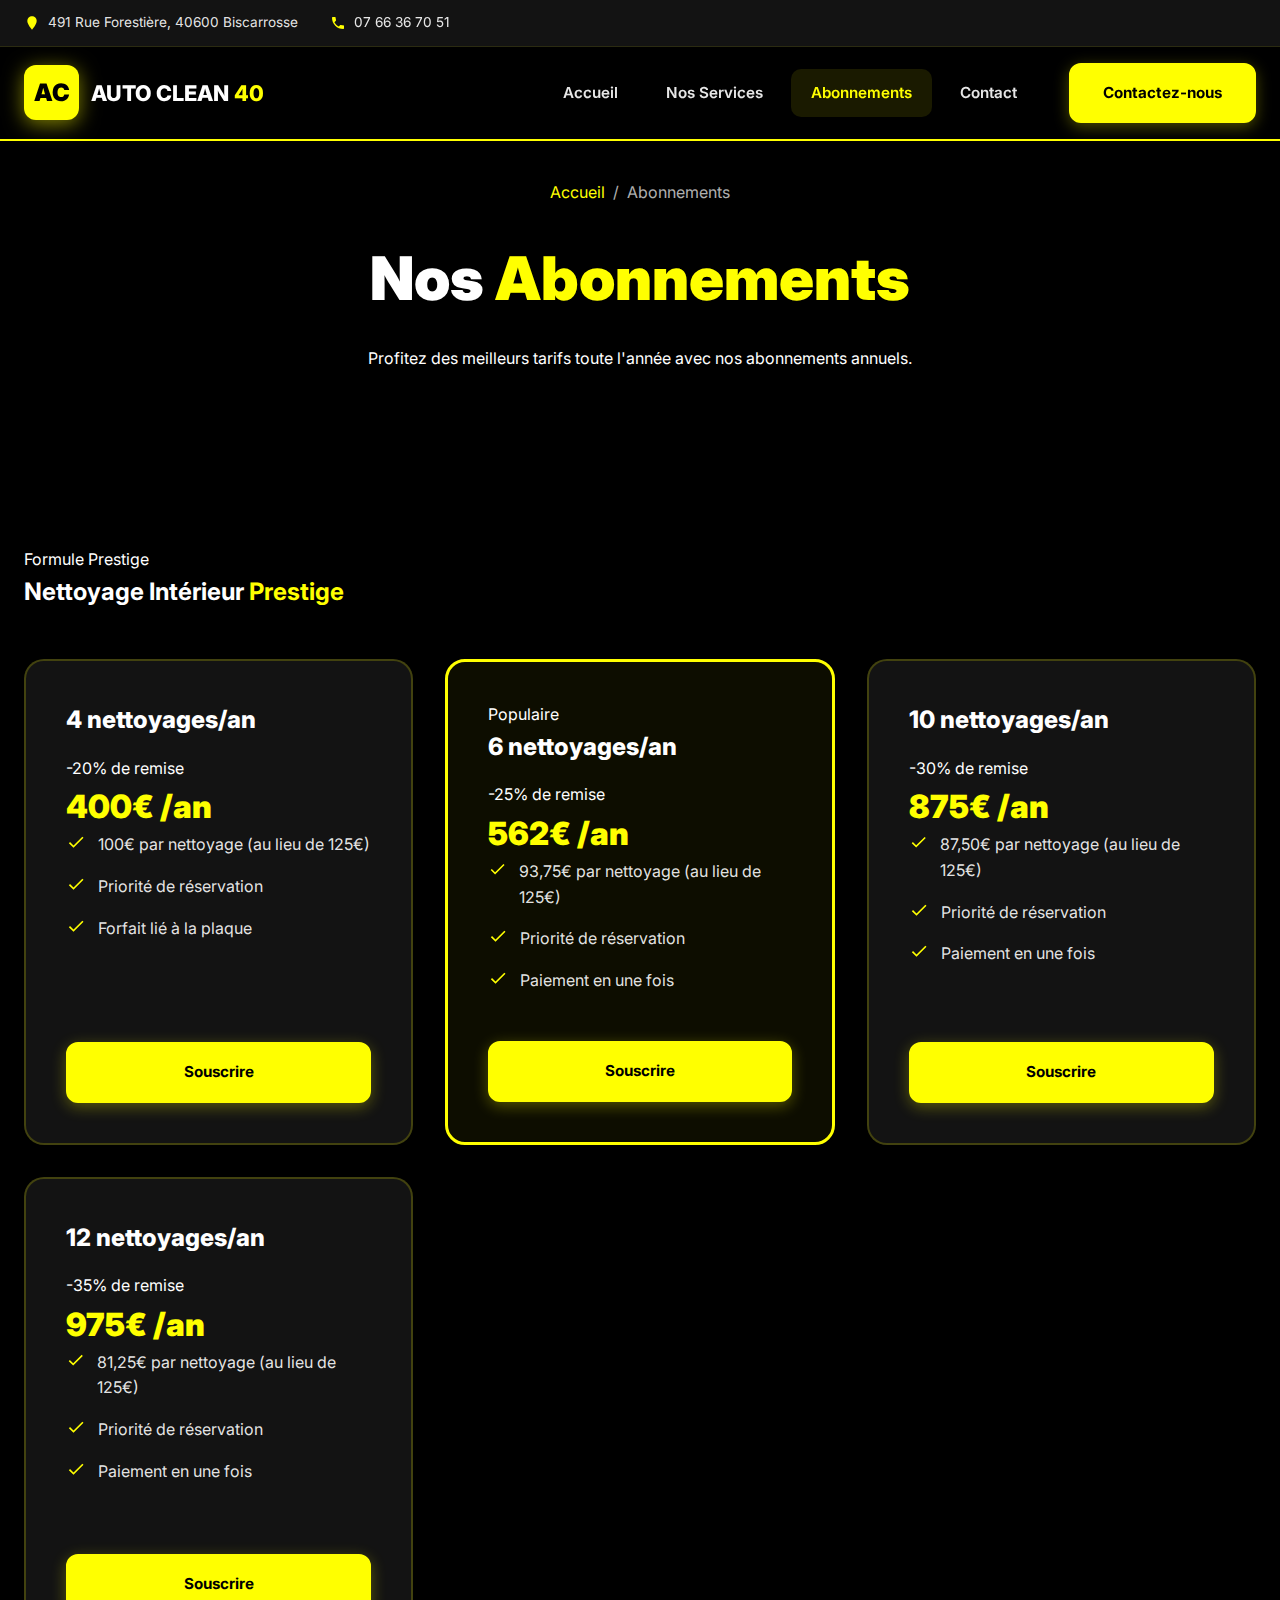
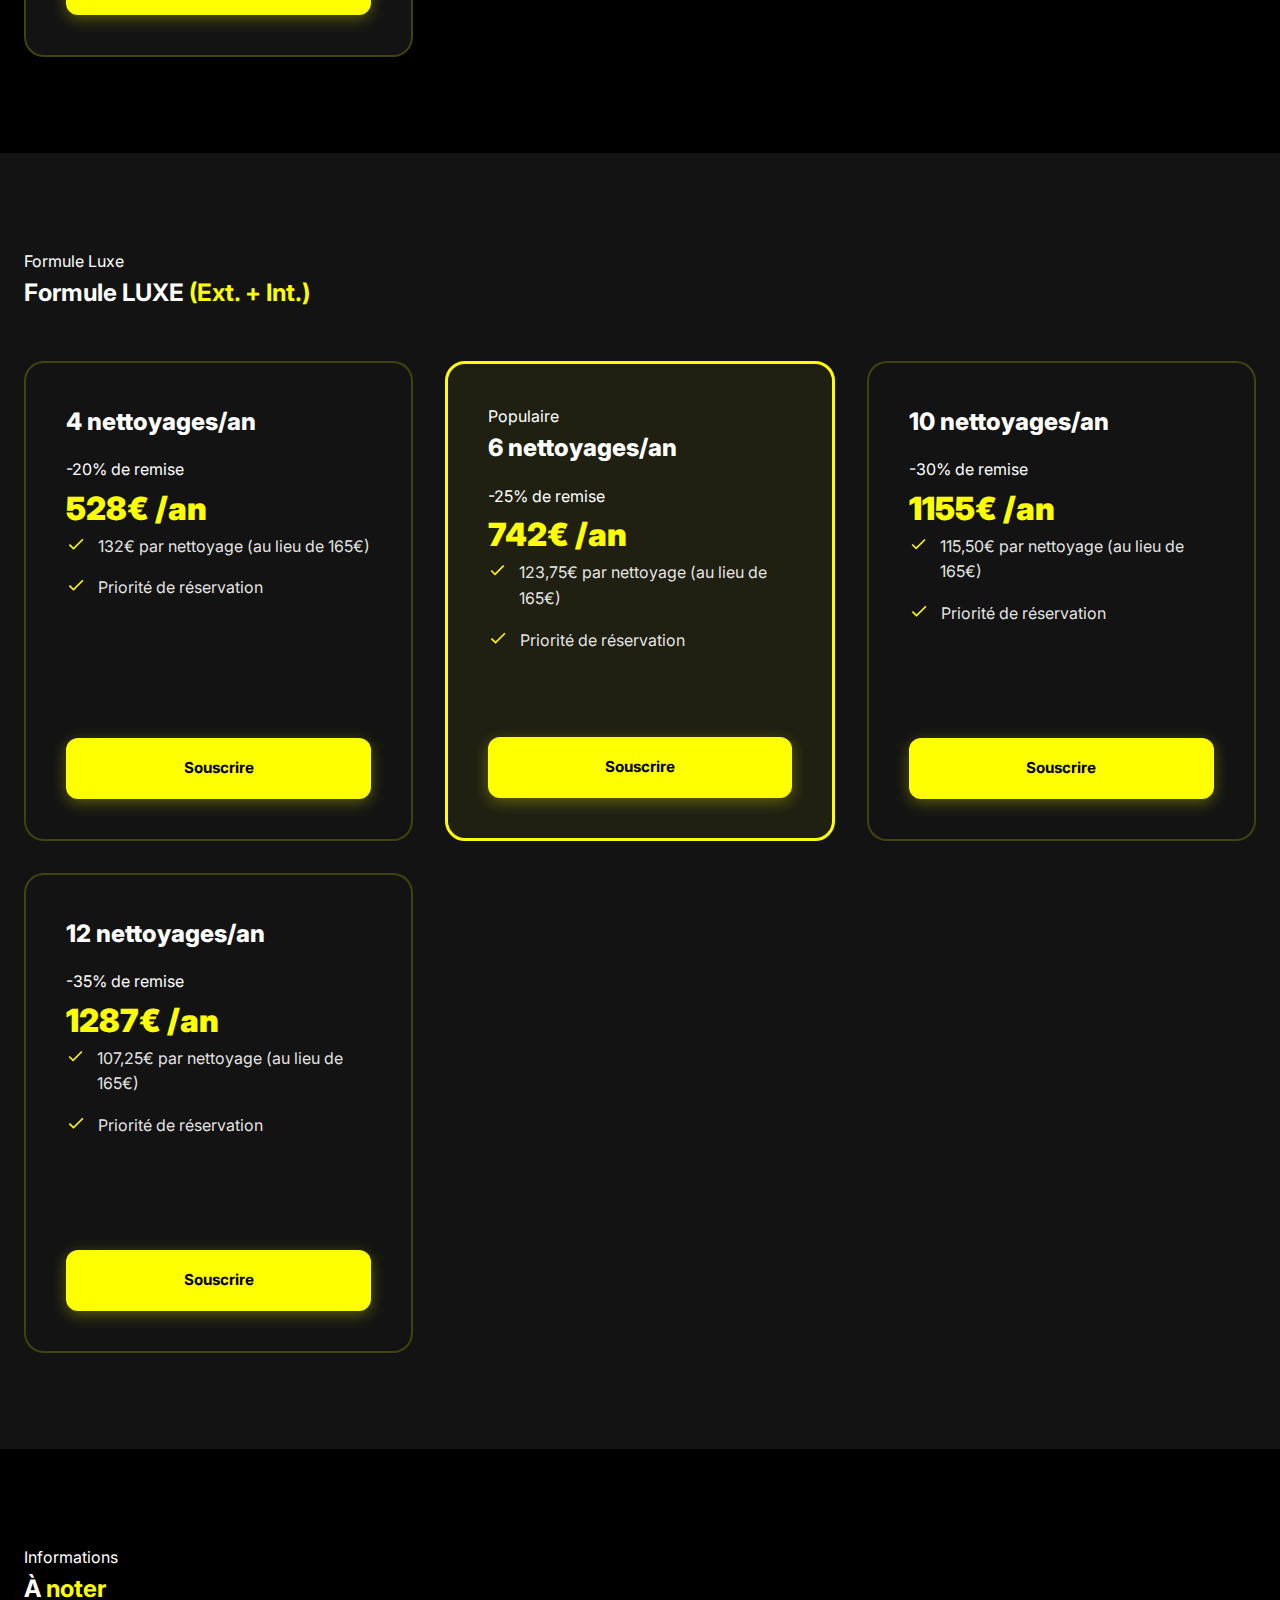
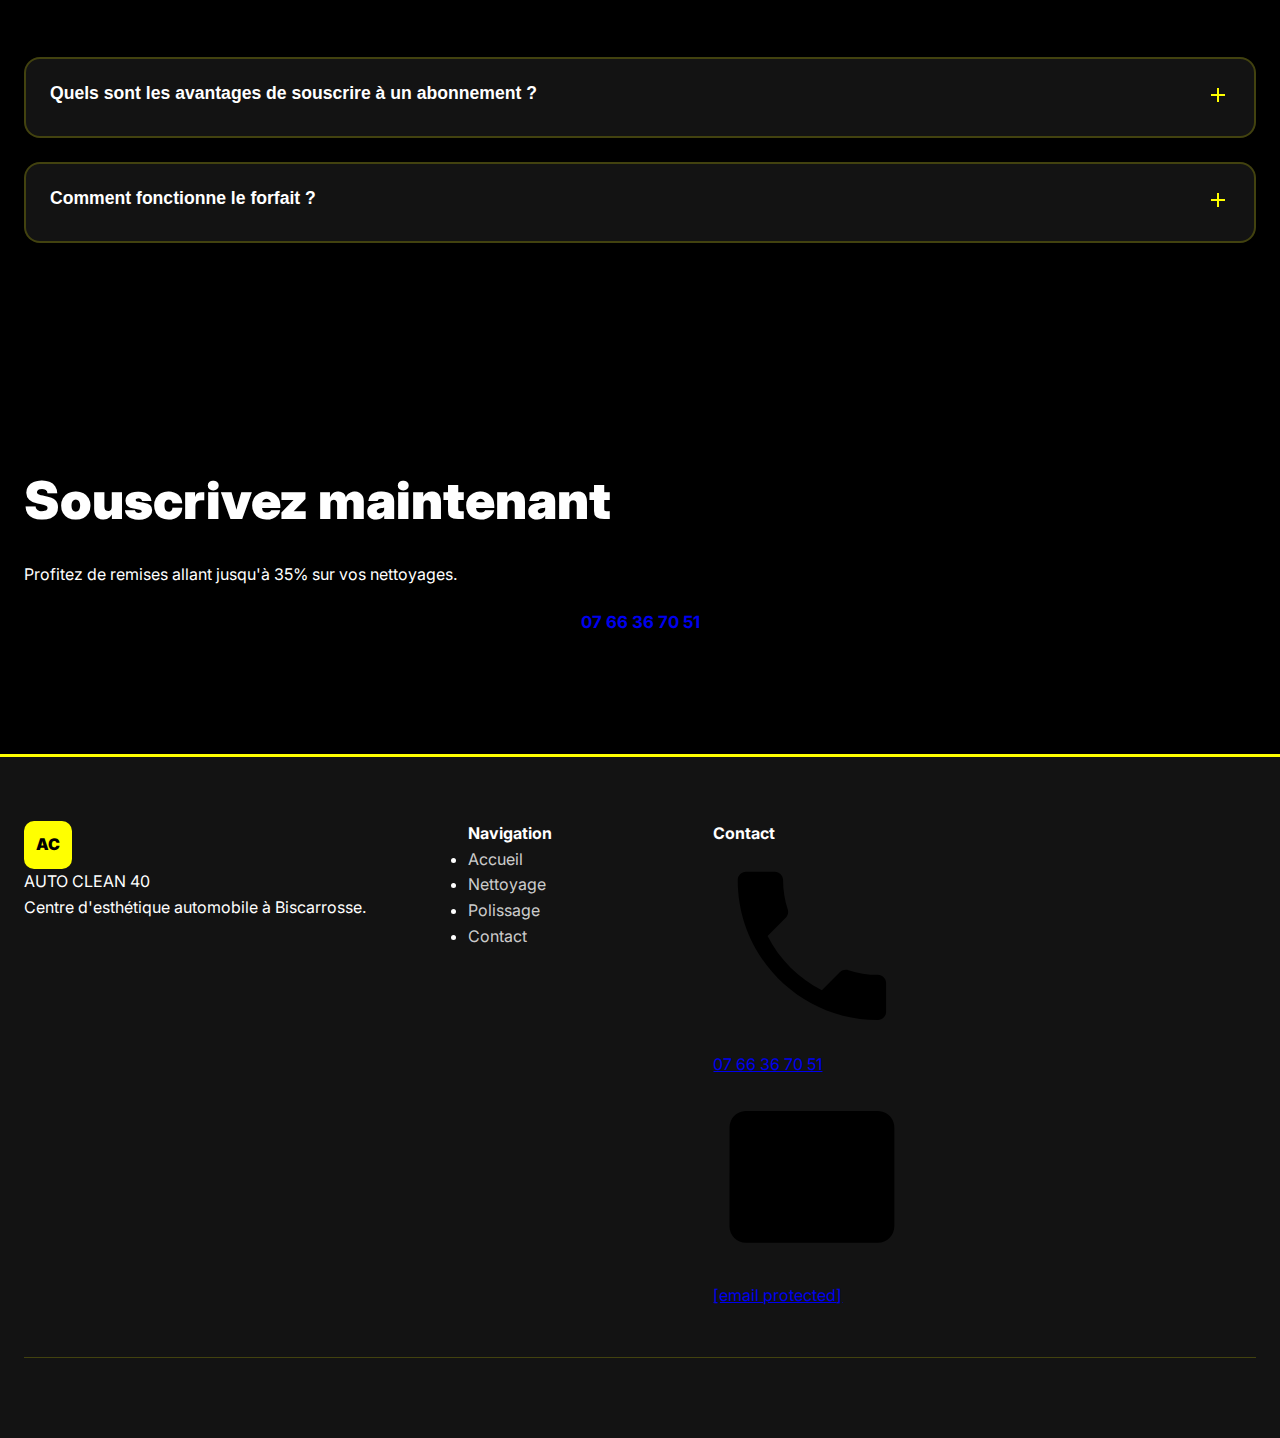
<file: abonnements.html>
<!DOCTYPE html>
<html lang="fr">
<head>
    <meta charset="UTF-8">
    <meta name="viewport" content="width=device-width, initial-scale=1.0">
    <meta name="description" content="AUTO CLEAN 40 - Abonnements annuels nettoyage automobile à Biscarrosse. Jusqu'à 35% de réduction.">
    <title>Abonnements | AUTO CLEAN 40 Biscarrosse</title>
    <link href="https://fonts.googleapis.com/css2?family=Inter:wght@400;500;600;700;800&display=swap" rel="stylesheet">
    <link rel="stylesheet" href="css/style.css">
</head>
<body>
    <header class="header">
        <div class="header__top"><div class="container header__top-content"><div class="header__info"><div class="header__info-item"><svg viewBox="0 0 24 24"><path d="M12 2C8.13 2 5 5.13 5 9c0 5.25 7 13 7 13s7-7.75 7-13c0-3.87-3.13-7-7-7z"/></svg><span>491 Rue Forestière, 40600 Biscarrosse</span></div><div class="header__info-item"><svg viewBox="0 0 24 24"><path d="M6.62 10.79c1.44 2.83 3.76 5.14 6.59 6.59l2.2-2.2c.27-.27.67-.36 1.02-.24 1.12.37 2.33.57 3.57.57.55 0 1 .45 1 1V20c0 .55-.45 1-1 1-9.39 0-17-7.61-17-17 0-.55.45-1 1-1h3.5c.55 0 1 .45 1 1 0 1.25.2 2.45.57 3.57.11.35.03.74-.25 1.02l-2.2 2.2z"/></svg><a href="tel:+33766367051">07 66 36 70 51</a></div></div></div></div>
        <div class="header__main"><div class="container header__main-content"><a href="index.html" class="logo"><div class="logo__icon">AC</div><div class="logo__text">AUTO CLEAN <span>40</span></div></a><nav class="nav"><ul class="nav__list"><li class="nav__item"><a href="index.html" class="nav__link">Accueil</a></li><li class="nav__item nav__dropdown"><a href="#" class="nav__link">Nos Services</a><ul class="nav__dropdown-menu"><li><a href="polissage.html" class="nav__dropdown-link">Polissage</a></li><li><a href="nettoyage-automobile.html" class="nav__dropdown-link">Nettoyage Auto</a></li><li><a href="nettoyage-moteur.html" class="nav__dropdown-link">Nettoyage Moteur</a></li><li><a href="renovation-phares.html" class="nav__dropdown-link">Rénovation Phares</a></li><li><a href="entretien-domestique.html" class="nav__dropdown-link">Entretien Domestique</a></li></ul></li><li class="nav__item"><a href="abonnements.html" class="nav__link nav__link--active">Abonnements</a></li><li class="nav__item"><a href="contact.html" class="nav__link">Contact</a></li></ul><a href="tel:+33766367051" class="btn btn--primary">Contactez-nous</a></nav><button class="nav__toggle" aria-label="Menu"><span></span><span></span><span></span></button></div></div>
    </header>

    <section class="page-header"><div class="page-header__pattern"></div><div class="container page-header__content"><div class="page-header__breadcrumb"><a href="index.html">Accueil</a> <span>/</span> <span>Abonnements</span></div><h1 class="page-header__title">Nos <span class="text-yellow">Abonnements</span></h1><p class="page-header__description">Profitez des meilleurs tarifs toute l'année avec nos abonnements annuels.</p></div></section>

    <section class="section">
        <div class="container">
            <div class="text-center" style="margin-bottom: 3rem;"><span class="about__subtitle">Formule Prestige</span><h2>Nettoyage Intérieur <span class="text-yellow">Prestige</span></h2></div>
            <div class="pricing__grid">
                <div class="pricing-card"><h3 class="pricing-card__title">4 nettoyages/an</h3><p class="pricing-card__subtitle">-20% de remise</p><div class="pricing-card__price"><span class="pricing-card__price-amount">400€ <span>/an</span></span></div><div class="pricing-card__features"><div class="pricing-card__feature"><svg viewBox="0 0 24 24"><path d="M9 16.17L4.83 12l-1.42 1.41L9 19 21 7l-1.41-1.41z"/></svg><span>100€ par nettoyage (au lieu de 125€)</span></div><div class="pricing-card__feature"><svg viewBox="0 0 24 24"><path d="M9 16.17L4.83 12l-1.42 1.41L9 19 21 7l-1.41-1.41z"/></svg><span>Priorité de réservation</span></div><div class="pricing-card__feature"><svg viewBox="0 0 24 24"><path d="M9 16.17L4.83 12l-1.42 1.41L9 19 21 7l-1.41-1.41z"/></svg><span>Forfait lié à la plaque</span></div></div><a href="tel:+33766367051" class="btn btn--primary" style="width:100%">Souscrire</a></div>
                <div class="pricing-card pricing-card--featured"><div class="pricing-card__badge">Populaire</div><h3 class="pricing-card__title">6 nettoyages/an</h3><p class="pricing-card__subtitle">-25% de remise</p><div class="pricing-card__price"><span class="pricing-card__price-amount">562€ <span>/an</span></span></div><div class="pricing-card__features"><div class="pricing-card__feature"><svg viewBox="0 0 24 24"><path d="M9 16.17L4.83 12l-1.42 1.41L9 19 21 7l-1.41-1.41z"/></svg><span>93,75€ par nettoyage (au lieu de 125€)</span></div><div class="pricing-card__feature"><svg viewBox="0 0 24 24"><path d="M9 16.17L4.83 12l-1.42 1.41L9 19 21 7l-1.41-1.41z"/></svg><span>Priorité de réservation</span></div><div class="pricing-card__feature"><svg viewBox="0 0 24 24"><path d="M9 16.17L4.83 12l-1.42 1.41L9 19 21 7l-1.41-1.41z"/></svg><span>Paiement en une fois</span></div></div><a href="tel:+33766367051" class="btn btn--primary" style="width:100%">Souscrire</a></div>
                <div class="pricing-card"><h3 class="pricing-card__title">10 nettoyages/an</h3><p class="pricing-card__subtitle">-30% de remise</p><div class="pricing-card__price"><span class="pricing-card__price-amount">875€ <span>/an</span></span></div><div class="pricing-card__features"><div class="pricing-card__feature"><svg viewBox="0 0 24 24"><path d="M9 16.17L4.83 12l-1.42 1.41L9 19 21 7l-1.41-1.41z"/></svg><span>87,50€ par nettoyage (au lieu de 125€)</span></div><div class="pricing-card__feature"><svg viewBox="0 0 24 24"><path d="M9 16.17L4.83 12l-1.42 1.41L9 19 21 7l-1.41-1.41z"/></svg><span>Priorité de réservation</span></div><div class="pricing-card__feature"><svg viewBox="0 0 24 24"><path d="M9 16.17L4.83 12l-1.42 1.41L9 19 21 7l-1.41-1.41z"/></svg><span>Paiement en une fois</span></div></div><a href="tel:+33766367051" class="btn btn--primary" style="width:100%">Souscrire</a></div>
                <div class="pricing-card"><h3 class="pricing-card__title">12 nettoyages/an</h3><p class="pricing-card__subtitle">-35% de remise</p><div class="pricing-card__price"><span class="pricing-card__price-amount">975€ <span>/an</span></span></div><div class="pricing-card__features"><div class="pricing-card__feature"><svg viewBox="0 0 24 24"><path d="M9 16.17L4.83 12l-1.42 1.41L9 19 21 7l-1.41-1.41z"/></svg><span>81,25€ par nettoyage (au lieu de 125€)</span></div><div class="pricing-card__feature"><svg viewBox="0 0 24 24"><path d="M9 16.17L4.83 12l-1.42 1.41L9 19 21 7l-1.41-1.41z"/></svg><span>Priorité de réservation</span></div><div class="pricing-card__feature"><svg viewBox="0 0 24 24"><path d="M9 16.17L4.83 12l-1.42 1.41L9 19 21 7l-1.41-1.41z"/></svg><span>Paiement en une fois</span></div></div><a href="tel:+33766367051" class="btn btn--primary" style="width:100%">Souscrire</a></div>
            </div>
        </div>
    </section>

    <section class="section section--dark">
        <div class="container">
            <div class="text-center" style="margin-bottom: 3rem;"><span class="about__subtitle">Formule Luxe</span><h2>Formule LUXE <span class="text-yellow">(Ext. + Int.)</span></h2></div>
            <div class="pricing__grid">
                <div class="pricing-card"><h3 class="pricing-card__title">4 nettoyages/an</h3><p class="pricing-card__subtitle">-20% de remise</p><div class="pricing-card__price"><span class="pricing-card__price-amount">528€ <span>/an</span></span></div><div class="pricing-card__features"><div class="pricing-card__feature"><svg viewBox="0 0 24 24"><path d="M9 16.17L4.83 12l-1.42 1.41L9 19 21 7l-1.41-1.41z"/></svg><span>132€ par nettoyage (au lieu de 165€)</span></div><div class="pricing-card__feature"><svg viewBox="0 0 24 24"><path d="M9 16.17L4.83 12l-1.42 1.41L9 19 21 7l-1.41-1.41z"/></svg><span>Priorité de réservation</span></div></div><a href="tel:+33766367051" class="btn btn--primary" style="width:100%">Souscrire</a></div>
                <div class="pricing-card pricing-card--featured"><div class="pricing-card__badge">Populaire</div><h3 class="pricing-card__title">6 nettoyages/an</h3><p class="pricing-card__subtitle">-25% de remise</p><div class="pricing-card__price"><span class="pricing-card__price-amount">742€ <span>/an</span></span></div><div class="pricing-card__features"><div class="pricing-card__feature"><svg viewBox="0 0 24 24"><path d="M9 16.17L4.83 12l-1.42 1.41L9 19 21 7l-1.41-1.41z"/></svg><span>123,75€ par nettoyage (au lieu de 165€)</span></div><div class="pricing-card__feature"><svg viewBox="0 0 24 24"><path d="M9 16.17L4.83 12l-1.42 1.41L9 19 21 7l-1.41-1.41z"/></svg><span>Priorité de réservation</span></div></div><a href="tel:+33766367051" class="btn btn--primary" style="width:100%">Souscrire</a></div>
                <div class="pricing-card"><h3 class="pricing-card__title">10 nettoyages/an</h3><p class="pricing-card__subtitle">-30% de remise</p><div class="pricing-card__price"><span class="pricing-card__price-amount">1155€ <span>/an</span></span></div><div class="pricing-card__features"><div class="pricing-card__feature"><svg viewBox="0 0 24 24"><path d="M9 16.17L4.83 12l-1.42 1.41L9 19 21 7l-1.41-1.41z"/></svg><span>115,50€ par nettoyage (au lieu de 165€)</span></div><div class="pricing-card__feature"><svg viewBox="0 0 24 24"><path d="M9 16.17L4.83 12l-1.42 1.41L9 19 21 7l-1.41-1.41z"/></svg><span>Priorité de réservation</span></div></div><a href="tel:+33766367051" class="btn btn--primary" style="width:100%">Souscrire</a></div>
                <div class="pricing-card"><h3 class="pricing-card__title">12 nettoyages/an</h3><p class="pricing-card__subtitle">-35% de remise</p><div class="pricing-card__price"><span class="pricing-card__price-amount">1287€ <span>/an</span></span></div><div class="pricing-card__features"><div class="pricing-card__feature"><svg viewBox="0 0 24 24"><path d="M9 16.17L4.83 12l-1.42 1.41L9 19 21 7l-1.41-1.41z"/></svg><span>107,25€ par nettoyage (au lieu de 165€)</span></div><div class="pricing-card__feature"><svg viewBox="0 0 24 24"><path d="M9 16.17L4.83 12l-1.42 1.41L9 19 21 7l-1.41-1.41z"/></svg><span>Priorité de réservation</span></div></div><a href="tel:+33766367051" class="btn btn--primary" style="width:100%">Souscrire</a></div>
            </div>
        </div>
    </section>

    <section class="section"><div class="container"><div class="text-center" style="margin-bottom: 3rem;"><span class="about__subtitle">Informations</span><h2>À <span class="text-yellow">noter</span></h2></div><div class="faq__grid"><div class="faq-item"><button class="faq-item__question">Quels sont les avantages de souscrire à un abonnement ?<span class="faq-item__icon"><svg viewBox="0 0 24 24"><path d="M19 13h-6v6h-2v-6H5v-2h6V5h2v6h6v2z"/></svg></span></button><div class="faq-item__answer"><div class="faq-item__answer-content">Souscrire à un abonnement vous permet de bénéficier de tarifs dégressifs (jusqu'à -35%), d'une priorité sur les réservations, d'une gestion simplifiée et de la souplesse de reporter un nettoyage non utilisé.</div></div></div><div class="faq-item"><button class="faq-item__question">Comment fonctionne le forfait ?<span class="faq-item__icon"><svg viewBox="0 0 24 24"><path d="M19 13h-6v6h-2v-6H5v-2h6V5h2v6h6v2z"/></svg></span></button><div class="faq-item__answer"><div class="faq-item__answer-content">Chaque forfait est associé à la plaque d'immatriculation du véhicule. À partir de 6 nettoyages/an, le paiement intégral devra être effectué en une seule fois. Si aucun lavage n'est effectué durant l'année, celui-ci pourra être reporté sans possibilité de remboursement.</div></div></div></div></div></section>

    <section class="cta"><div class="cta__pattern"></div><div class="container cta__content"><div class="cta__text"><h2 class="cta__title">Souscrivez maintenant</h2><p class="cta__description">Profitez de remises allant jusqu'à 35% sur vos nettoyages.</p></div><div class="cta__buttons"><a href="tel:+33766367051" class="btn btn--dark btn--large">07 66 36 70 51</a></div></div></section>

    <footer class="footer"><div class="container"><div class="footer__main"><div class="footer__brand"><div class="footer__logo"><div class="footer__logo-icon">AC</div><div class="footer__logo-text">AUTO CLEAN <span>40</span></div></div><p class="footer__description">Centre d'esthétique automobile à Biscarrosse.</p></div><div class="footer__column"><h4 class="footer__title">Navigation</h4><ul class="footer__links"><li><a href="index.html">Accueil</a></li><li><a href="nettoyage-automobile.html">Nettoyage</a></li><li><a href="polissage.html">Polissage</a></li><li><a href="contact.html">Contact</a></li></ul></div><div class="footer__column"><h4 class="footer__title">Contact</h4><div class="footer__contact-item"><svg viewBox="0 0 24 24"><path d="M6.62 10.79c1.44 2.83 3.76 5.14 6.59 6.59l2.2-2.2c.27-.27.67-.36 1.02-.24 1.12.37 2.33.57 3.57.57.55 0 1 .45 1 1V20c0 .55-.45 1-1 1-9.39 0-17-7.61-17-17 0-.55.45-1 1-1h3.5c.55 0 1 .45 1 1 0 1.25.2 2.45.57 3.57.11.35.03.74-.25 1.02l-2.2 2.2z"/></svg><a href="tel:+33766367051">07 66 36 70 51</a></div><div class="footer__contact-item"><svg viewBox="0 0 24 24"><path d="M20 4H4c-1.1 0-1.99.9-1.99 2L2 18c0 1.1.9 2 2 2h16c1.1 0 2-.9 2-2V6c0-1.1-.9-2-2-2z"/></svg><a href="/cdn-cgi/l/email-protection#92f3e7e6fdf1fef7f3fca6a2a4a2a2d2f5fff3fbfebcf1fdff"><span class="__cf_email__" data-cfemail="e38296978c808f86828dd7d3d5d3d3a3848e828a8fcd808c8e">[email&#160;protected]</span></a></div></div></div><div class="footer__bottom"><p class="f
</file>
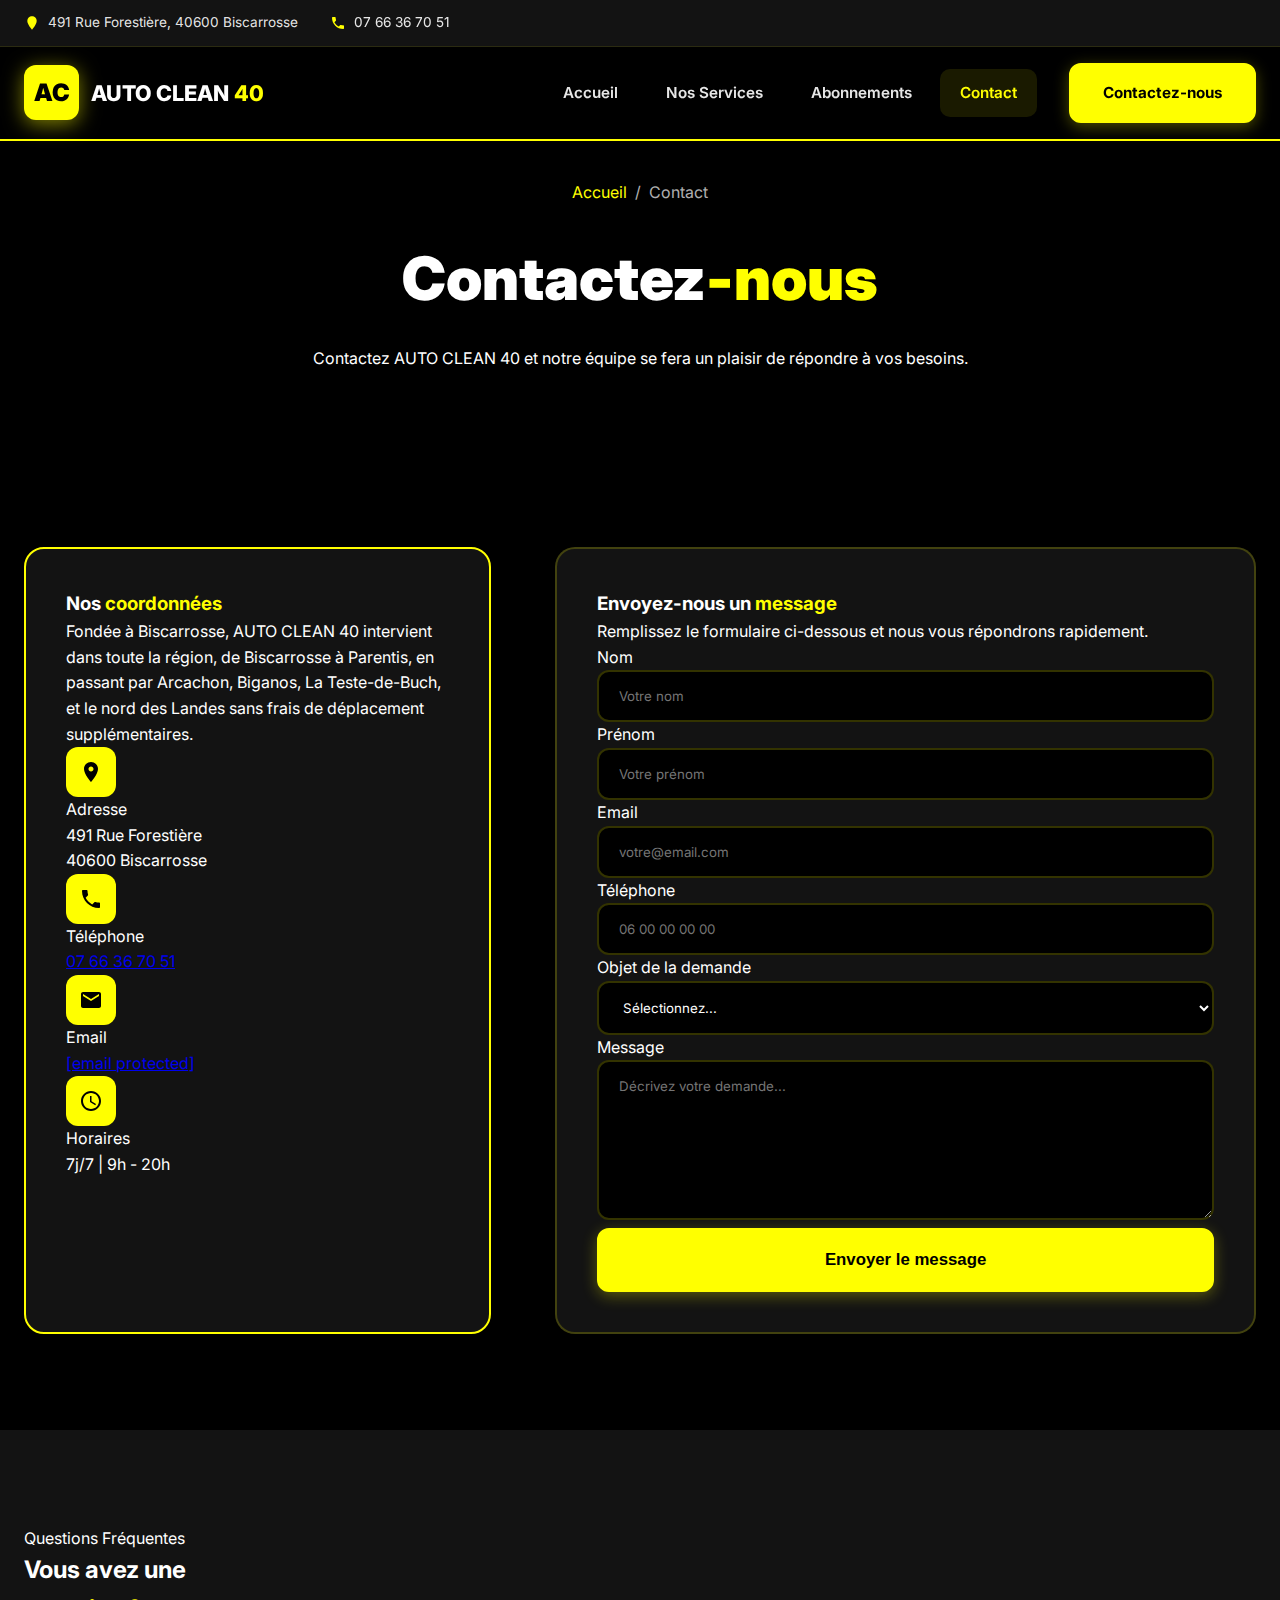
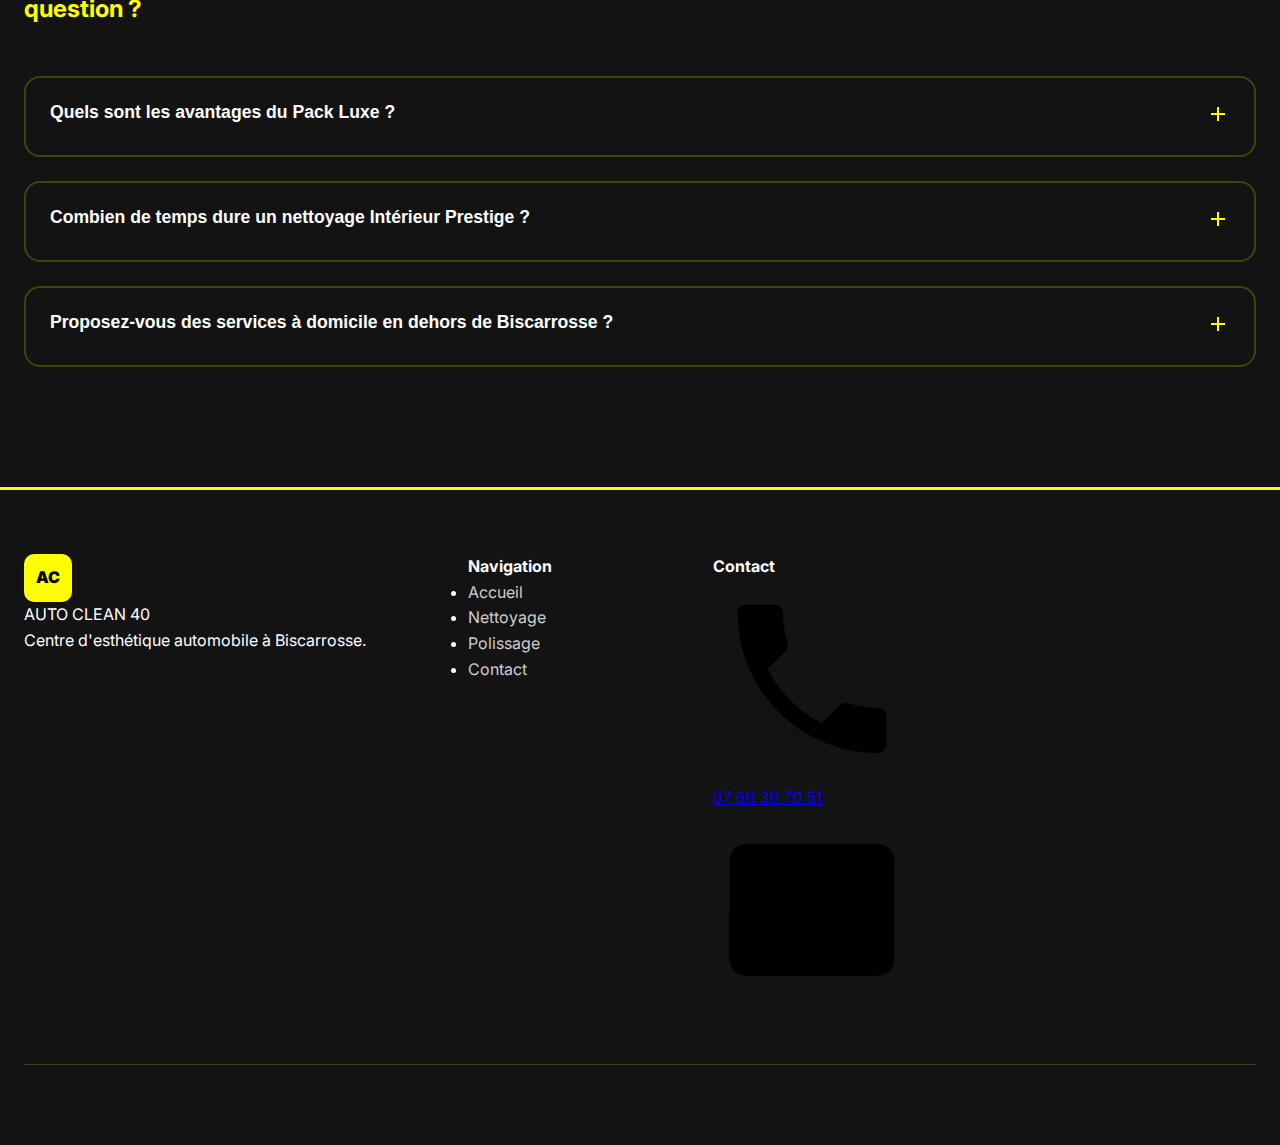
<file: contact.html>
<!DOCTYPE html>
<html lang="fr">
<head>
    <meta charset="UTF-8">
    <meta name="viewport" content="width=device-width, initial-scale=1.0">
    <meta name="description" content="AUTO CLEAN 40 - Contactez-nous pour un devis gratuit. 07 66 36 70 51. 491 Rue Forestière, 40600 Biscarrosse.">
    <title>Contact | AUTO CLEAN 40 Biscarrosse</title>
    <link href="https://fonts.googleapis.com/css2?family=Inter:wght@400;500;600;700;800&display=swap" rel="stylesheet">
    <link rel="stylesheet" href="css/style.css">
</head>
<body>
    <header class="header">
        <div class="header__top"><div class="container header__top-content"><div class="header__info"><div class="header__info-item"><svg viewBox="0 0 24 24"><path d="M12 2C8.13 2 5 5.13 5 9c0 5.25 7 13 7 13s7-7.75 7-13c0-3.87-3.13-7-7-7z"/></svg><span>491 Rue Forestière, 40600 Biscarrosse</span></div><div class="header__info-item"><svg viewBox="0 0 24 24"><path d="M6.62 10.79c1.44 2.83 3.76 5.14 6.59 6.59l2.2-2.2c.27-.27.67-.36 1.02-.24 1.12.37 2.33.57 3.57.57.55 0 1 .45 1 1V20c0 .55-.45 1-1 1-9.39 0-17-7.61-17-17 0-.55.45-1 1-1h3.5c.55 0 1 .45 1 1 0 1.25.2 2.45.57 3.57.11.35.03.74-.25 1.02l-2.2 2.2z"/></svg><a href="tel:+33766367051">07 66 36 70 51</a></div></div></div></div>
        <div class="header__main"><div class="container header__main-content"><a href="index.html" class="logo"><div class="logo__icon">AC</div><div class="logo__text">AUTO CLEAN <span>40</span></div></a><nav class="nav"><ul class="nav__list"><li class="nav__item"><a href="index.html" class="nav__link">Accueil</a></li><li class="nav__item nav__dropdown"><a href="#" class="nav__link">Nos Services</a><ul class="nav__dropdown-menu"><li><a href="polissage.html" class="nav__dropdown-link">Polissage</a></li><li><a href="nettoyage-automobile.html" class="nav__dropdown-link">Nettoyage Auto</a></li><li><a href="nettoyage-moteur.html" class="nav__dropdown-link">Nettoyage Moteur</a></li><li><a href="renovation-phares.html" class="nav__dropdown-link">Rénovation Phares</a></li><li><a href="entretien-domestique.html" class="nav__dropdown-link">Entretien Domestique</a></li></ul></li><li class="nav__item"><a href="abonnements.html" class="nav__link">Abonnements</a></li><li class="nav__item"><a href="contact.html" class="nav__link nav__link--active">Contact</a></li></ul><a href="tel:+33766367051" class="btn btn--primary">Contactez-nous</a></nav><button class="nav__toggle" aria-label="Menu"><span></span><span></span><span></span></button></div></div>
    </header>

    <section class="page-header"><div class="page-header__pattern"></div><div class="container page-header__content"><div class="page-header__breadcrumb"><a href="index.html">Accueil</a> <span>/</span> <span>Contact</span></div><h1 class="page-header__title">Contactez<span class="text-yellow">-nous</span></h1><p class="page-header__description">Contactez AUTO CLEAN 40 et notre équipe se fera un plaisir de répondre à vos besoins.</p></div></section>

    <section class="section">
        <div class="container">
            <div class="contact__grid">
                <div class="contact__info">
                    <h3 class="contact__info-title">Nos <span class="text-yellow">coordonnées</span></h3>
                    <p class="contact__info-text">Fondée à Biscarrosse, AUTO CLEAN 40 intervient dans toute la région, de Biscarrosse à Parentis, en passant par Arcachon, Biganos, La Teste-de-Buch, et le nord des Landes sans frais de déplacement supplémentaires.</p>
                    <div class="contact__info-items">
                        <div class="contact__info-item">
                            <div class="contact__info-icon"><svg viewBox="0 0 24 24"><path d="M12 2C8.13 2 5 5.13 5 9c0 5.25 7 13 7 13s7-7.75 7-13c0-3.87-3.13-7-7-7zm0 9.5c-1.38 0-2.5-1.12-2.5-2.5s1.12-2.5 2.5-2.5 2.5 1.12 2.5 2.5-1.12 2.5-2.5 2.5z"/></svg></div>
                            <div><div class="contact__info-label">Adresse</div><div class="contact__info-value">491 Rue Forestière<br>40600 Biscarrosse</div></div>
                        </div>
                        <div class="contact__info-item">
                            <div class="contact__info-icon"><svg viewBox="0 0 24 24"><path d="M6.62 10.79c1.44 2.83 3.76 5.14 6.59 6.59l2.2-2.2c.27-.27.67-.36 1.02-.24 1.12.37 2.33.57 3.57.57.55 0 1 .45 1 1V20c0 .55-.45 1-1 1-9.39 0-17-7.61-17-17 0-.55.45-1 1-1h3.5c.55 0 1 .45 1 1 0 1.25.2 2.45.57 3.57.11.35.03.74-.25 1.02l-2.2 2.2z"/></svg></div>
                            <div><div class="contact__info-label">Téléphone</div><div class="contact__info-value"><a href="tel:+33766367051">07 66 36 70 51</a></div></div>
                        </div>
                        <div class="contact__info-item">
                            <div class="contact__info-icon"><svg viewBox="0 0 24 24"><path d="M20 4H4c-1.1 0-1.99.9-1.99 2L2 18c0 1.1.9 2 2 2h16c1.1 0 2-.9 2-2V6c0-1.1-.9-2-2-2zm0 4l-8 5-8-5V6l8 5 8-5v2z"/></svg></div>
                            <div><div class="contact__info-label">Email</div><div class="contact__info-value"><a href="/cdn-cgi/l/email-protection#a6c7d3d2c9c5cac3c7c89296909696e6c1cbc7cfca88c5c9cb"><span class="__cf_email__" data-cfemail="c9a8bcbda6aaa5aca8a7fdf9fff9f989aea4a8a0a5e7aaa6a4">[email&#160;protected]</span></a></div></div>
                        </div>
                        <div class="contact__info-item">
                            <div class="contact__info-icon"><svg viewBox="0 0 24 24"><path d="M11.99 2C6.47 2 2 6.48 2 12s4.47 10 9.99 10C17.52 22 22 17.52 22 12S17.52 2 11.99 2zM12 20c-4.42 0-8-3.58-8-8s3.58-8 8-8 8 3.58 8 8-3.58 8-8 8zm.5-13H11v6l5.25 3.15.75-1.23-4.5-2.67z"/></svg></div>
                            <div><div class="contact__info-label">Horaires</div><div class="contact__info-value">7j/7 | 9h - 20h</div></div>
                        </div>
                    </div>
                </div>
                <div class="contact__form">
                    <h3 class="contact__form-title">Envoyez-nous un <span class="text-yellow">message</span></h3>
                    <p class="contact__form-subtitle">Remplissez le formulaire ci-dessous et nous vous répondrons rapidement.</p>
                    <form>
                        <div class="form__row">
                            <div class="form__group"><label class="form__label" for="nom">Nom</label><input type="text" id="nom" name="nom" class="form__input" placeholder="Votre nom" required></div>
                            <div class="form__group"><label class="form__label" for="prenom">Prénom</label><input type="text" id="prenom" name="prenom" class="form__input" placeholder="Votre prénom" required></div>
                        </div>
                        <div class="form__row">
                            <div class="form__group"><label class="form__label" for="email">Email</label><input type="email" id="email" name="email" class="form__input" placeholder="votre@email.com" required></div>
                            <div class="form__group"><label class="form__label" for="telephone">Téléphone</label><input type="tel" id="telephone" name="telephone" class="form__input" placeholder="06 00 00 00 00"></div>
                        </div>
                        <div class="form__group">
                            <label class="form__label" for="objet">Objet de la demande</label>
                            <select id="objet" name="objet" class="form__select" required>
                                <option value="">Sélectionnez...</option>
                                <option value="devis">Devis sans frais</option>
                                <option value="partenariat">Opportunités de partenariat</option>
                                <option value="question">Questions sur les services</option>
                                <option value="autre">Autres demandes</option>
                            </select>
                        </div>
                        <div class="form__group"><label class="form__label" for="message">Message</label><textarea id="message" name="message" class="form__textarea" placeholder="Décrivez votre demande..." required></textarea></div>
                        <button type="submit" class="btn btn--primary btn--large" style="width:100%">Envoyer le message</button>
                    </form>
                </div>
            </div>
        </div>
    </section>

    <section class="section section--dark"><div class="container"><div class="text-center" style="margin-bottom: 3rem;"><span class="about__subtitle">Questions Fréquentes</span><h2>Vous avez une<br><span class="text-yellow">question ?</span></h2></div><div class="faq__grid"><div class="faq-item"><button class="faq-item__question">Quels sont les avantages du Pack Luxe ?<span class="faq-item__icon"><svg viewBox="0 0 24 24"><path d="M19 13h-6v6h-2v-6H5v-2h6V5h2v6h6v2z"/></svg></span></button><div class="faq-item__answer"><div class="faq-item__answer-content">Notre Pack Luxe (165€) inclut un nettoyage extérieur et intérieur complet, offrant une propreté impeccable et un parfumage de l'habitacle pour une expérience de luxe.</div></div></div><div class="faq-item"><button class="faq-item__question">Combien de temps dure un nettoyage Intérieur Prestige ?<span class="faq-item__icon"><svg viewBox="0 0 24 24"><path d="M19 13h-6v6h-2v-6H5v-2h6V5h2v6h6v2z"/></svg></span></button><div class="faq-item__answer"><div class="faq-item__answer-content">Le nettoyage Intérieur Prestige nécessite environ 4 heures pour assurer une remise à neuf méticuleuse de l'intérieur de votre véhicule.</div></div></div><div class="faq-item"><button class="faq-item__question">Proposez-vous des services à domicile en dehors de Biscarrosse ?<span class="faq-item__icon"><svg viewBox="0 0 24 24"><path d="M19 13h-6v6h-2v-6H5v-2h6V5h2v6h6v2z"/></svg></span></button><div class="faq-item__answer"><div class="faq-item__answer-content">Oui ! Fondée à Biscarrosse, AUTO CLEAN 40 intervient dans toute la région, de Biscarrosse à Parentis, en passant par Arcachon, Biganos, La Teste-de-Buch, et le nord des Landes sans frais de déplacement supplémentaires.</div></div></div></div></div></section>

    <footer class="footer"><div class="container"><div class="footer__main"><div class="footer__brand"><div class="footer__logo"><div class="footer__logo-icon">AC</div><div class="footer__logo-text">AUTO CLEAN <span>40</span></div></div><p class="footer__description">Centre d'esthétique automobile à Biscarrosse.</p></div><div class="footer__column"><h4 class="footer__title">Navigation</h4><ul class="footer__links"><li><a href="index.html">Accueil</a></li><li><a href="nettoyage-automobile.html">Nettoyage</a></li><li><a href="polissage.html">Polissage</a></li><li><a href="contact.html">Contact</a></li></ul></div><div class="footer__column"><h4 class="footer__title">Contact</h4><div class="footer__contact-item"><svg viewBox="0 0 24 24"><path d="M6.62 10.79c1.44 2.83 3.76 5.14 6.59 6.59l2.2-2.2c.27-.27.67-.36 1.02-.24 1.12.37 2.33.57 3.57.57.55 0 1 .45 1 1V20c0 .55-.45 1-1 1-9.39 0-17-7.61-17-17 0-.55.45-1 1-1h3.5c.55 0 1 .45 1 1 0 1.25.2 2.45.57 3.57.11.35.03.74-.25 1.02l-2.2 2.2z"/></svg><a href="tel:+33766367051">07 66 36 70 51</a></div><div class="footer__contact-item"><svg viewBox="0 0 24 24"><path d="M20 4H4c-1.1 0-1.99.9-1.99 2L2 18c0 1.1.9 2 2 2h16c1.1 0 2-.9 2-2V6c0-1.1-.9-2-2-2z"/></svg><a href="/cdn-cgi/l/email-protection#5a3b2f2e3539363f3b346e6a6c6a6a1a3d373b333674393537"><span class="__cf_email__" data-cfemai
</file>
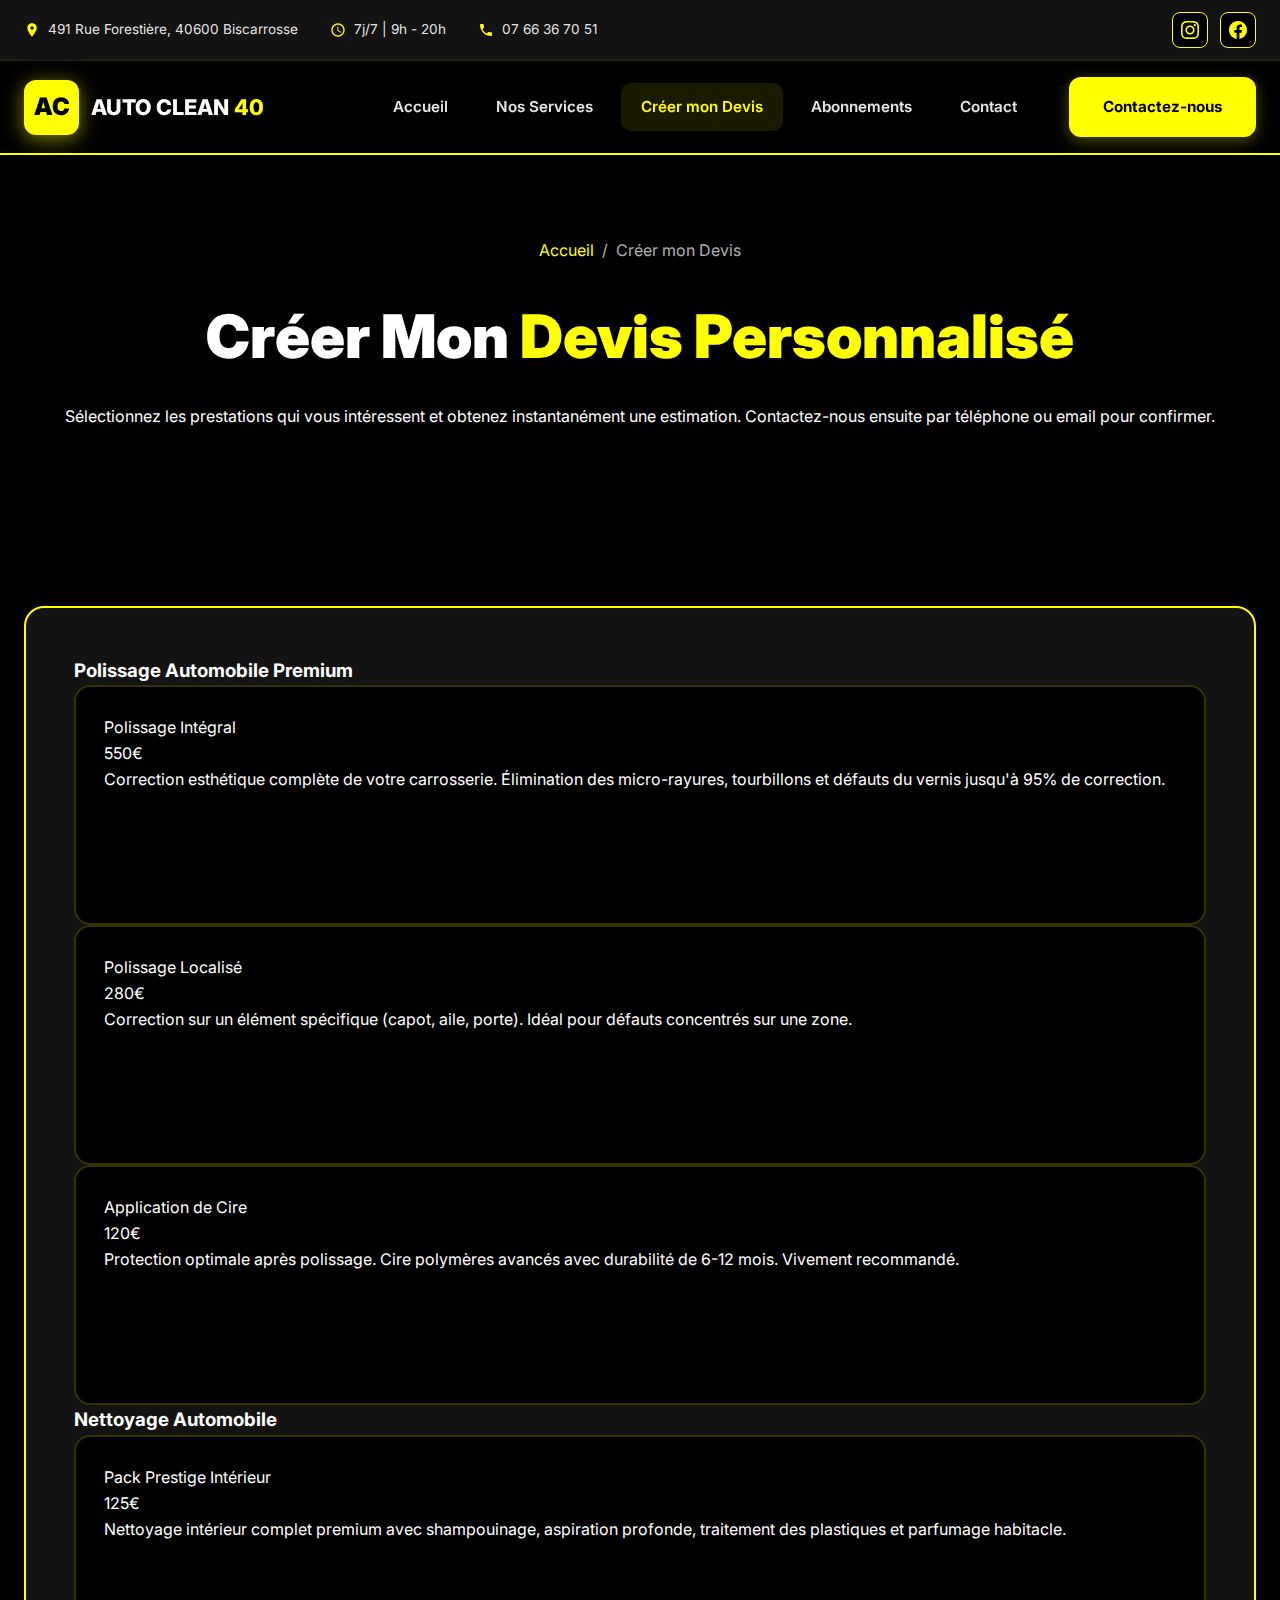
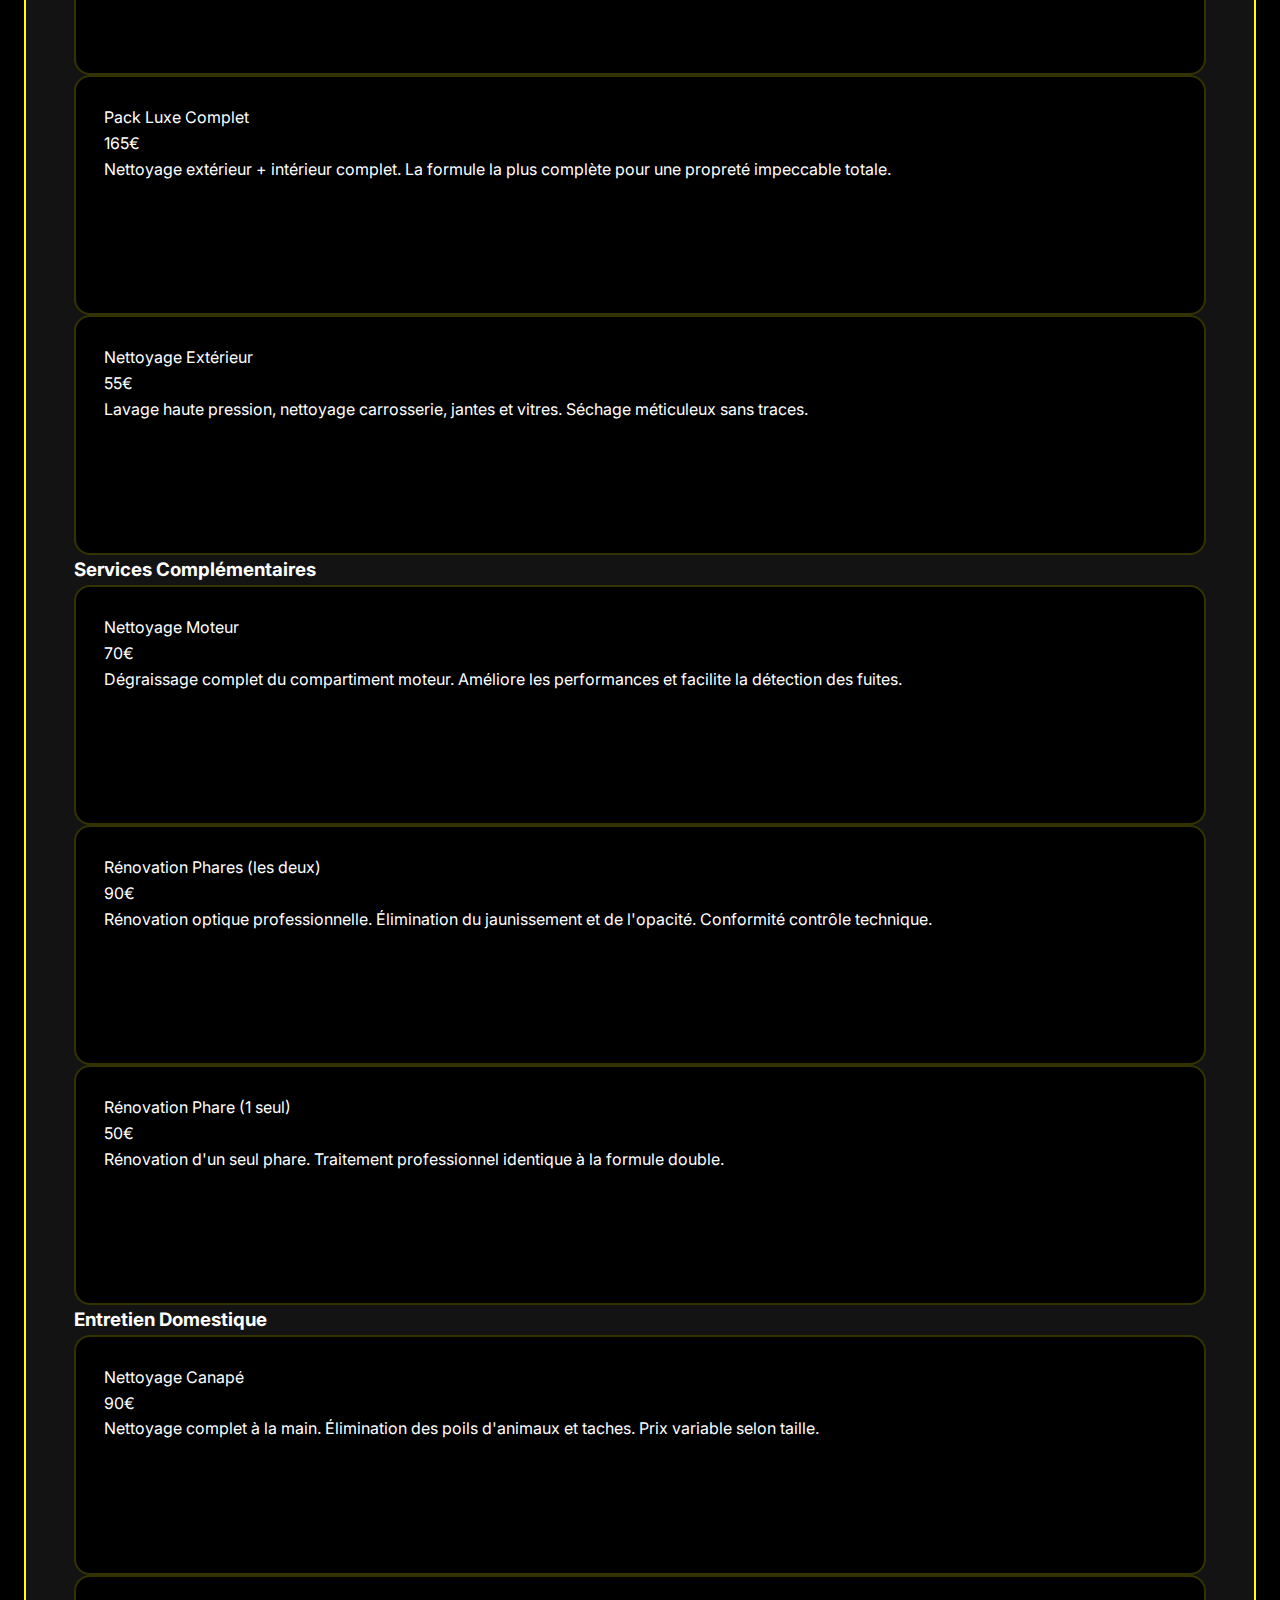
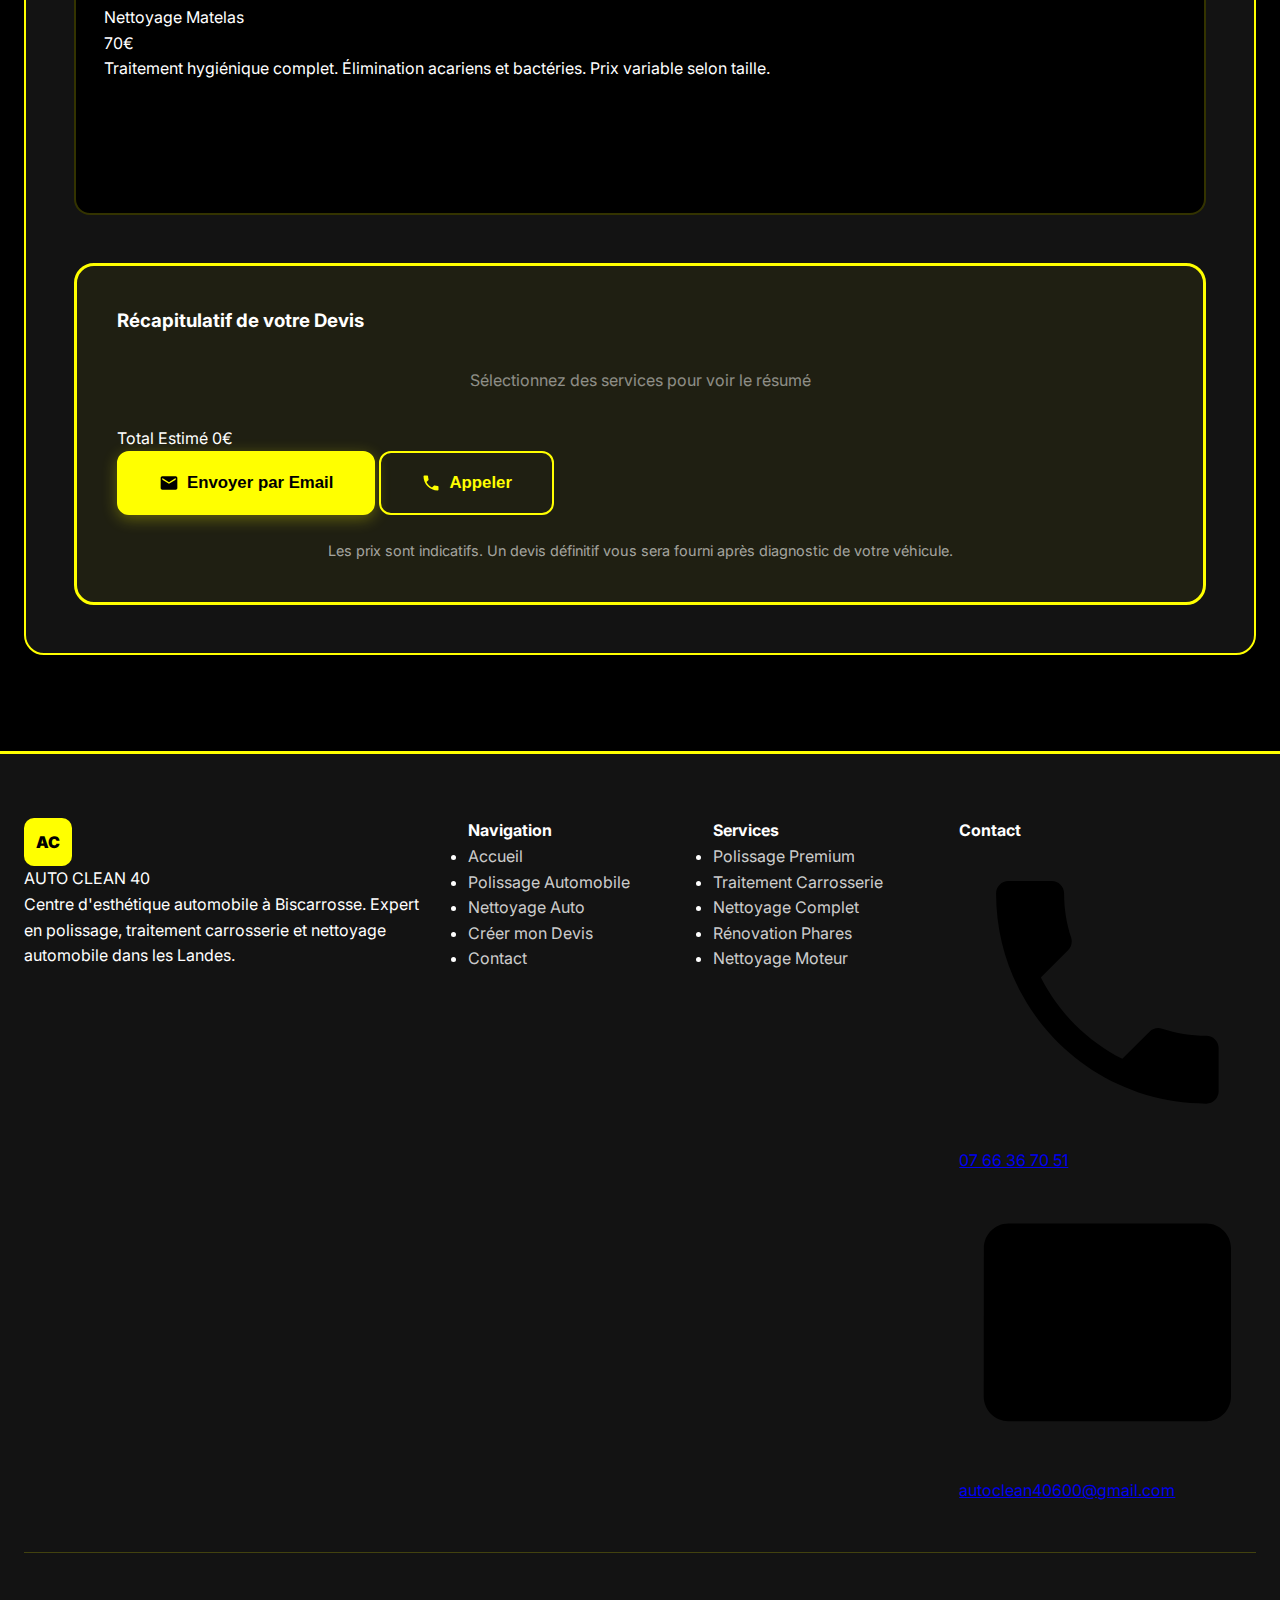
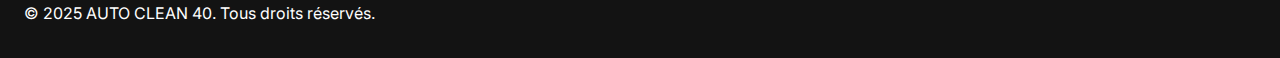
<file: devis.html>
<!DOCTYPE html>
<html lang="fr">
<head>
    <meta charset="UTF-8">
    <meta name="viewport" content="width=device-width, initial-scale=1.0">
    <meta name="description" content="Créez votre devis personnalisé AUTO CLEAN 40. Polissage automobile, nettoyage, traitement carrosserie à Biscarrosse et dans les Landes.">
    <meta name="keywords" content="devis polissage Biscarrosse, devis nettoyage auto Landes, tarif esthétique automobile, prix polissage voiture">
    <title>Créer Mon Devis Personnalisé | AUTO CLEAN 40 Biscarrosse</title>
    <link href="https://fonts.googleapis.com/css2?family=Inter:wght@400;500;600;700;800&display=swap" rel="stylesheet">
    <link rel="stylesheet" href="css/style.css">
</head>
<body>
    <div class="info-marquee">
        <div class="marquee-content">
            <div class="marquee-item">
                <svg viewBox="0 0 24 24"><path d="M12 2C8.13 2 5 5.13 5 9c0 5.25 7 13 7 13s7-7.75 7-13c0-3.87-3.13-7-7-7z"/></svg>
                491 Rue Forestière, 40600 Biscarrosse
            </div>
            <div class="marquee-item">
                <svg viewBox="0 0 24 24"><path d="M6.62 10.79c1.44 2.83 3.76 5.14 6.59 6.59l2.2-2.2c.27-.27.67-.36 1.02-.24 1.12.37 2.33.57 3.57.57.55 0 1 .45 1 1V20c0 .55-.45 1-1 1-9.39 0-17-7.61-17-17 0-.55.45-1 1-1h3.5c.55 0 1 .45 1 1 0 1.25.2 2.45.57 3.57.11.35.03.74-.25 1.02l-2.2 2.2z"/></svg>
                07 66 36 70 51
            </div>
            <div class="marquee-item">
                <svg viewBox="0 0 24 24"><path d="M11.99 2C6.47 2 2 6.48 2 12s4.47 10 9.99 10C17.52 22 22 17.52 22 12S17.52 2 11.99 2zM12 20c-4.42 0-8-3.58-8-8s3.58-8 8-8 8 3.58 8 8-3.58 8-8 8zm.5-13H11v6l5.25 3.15.75-1.23-4.5-2.67z"/></svg>
                Devis gratuit sous 24h
            </div>
            <div class="marquee-item">
                <svg viewBox="0 0 24 24"><path d="M12 17.27L18.18 21l-1.64-7.03L22 9.24l-7.19-.61L12 2 9.19 8.63 2 9.24l5.46 4.73L5.82 21z"/></svg>
                Polissage Automobile Premium
            </div>
        </div>
    </div>

    <header class="header">
        <div class="header__top">
            <div class="container header__top-content">
                <div class="header__info">
                    <div class="header__info-item">
                        <svg viewBox="0 0 24 24"><path d="M12 2C8.13 2 5 5.13 5 9c0 5.25 7 13 7 13s7-7.75 7-13c0-3.87-3.13-7-7-7zm0 9.5c-1.38 0-2.5-1.12-2.5-2.5s1.12-2.5 2.5-2.5 2.5 1.12 2.5 2.5-1.12 2.5-2.5 2.5z"/></svg>
                        <span>491 Rue Forestière, 40600 Biscarrosse</span>
                    </div>
                    <div class="header__info-item">
                        <svg viewBox="0 0 24 24"><path d="M11.99 2C6.47 2 2 6.48 2 12s4.47 10 9.99 10C17.52 22 22 17.52 22 12S17.52 2 11.99 2zM12 20c-4.42 0-8-3.58-8-8s3.58-8 8-8 8 3.58 8 8-3.58 8-8 8zm.5-13H11v6l5.25 3.15.75-1.23-4.5-2.67z"/></svg>
                        <span>7j/7 | 9h - 20h</span>
                    </div>
                    <div class="header__info-item">
                        <svg viewBox="0 0 24 24"><path d="M6.62 10.79c1.44 2.83 3.76 5.14 6.59 6.59l2.2-2.2c.27-.27.67-.36 1.02-.24 1.12.37 2.33.57 3.57.57.55 0 1 .45 1 1V20c0 .55-.45 1-1 1-9.39 0-17-7.61-17-17 0-.55.45-1 1-1h3.5c.55 0 1 .45 1 1 0 1.25.2 2.45.57 3.57.11.35.03.74-.25 1.02l-2.2 2.2z"/></svg>
                        <a href="tel:+33766367051">07 66 36 70 51</a>
                    </div>
                </div>
                <div class="header__social">
                    <a href="https://www.instagram.com/auto_clean40/" target="_blank" aria-label="Instagram">
                        <svg viewBox="0 0 24 24"><path d="M12 2.163c3.204 0 3.584.012 4.85.07 3.252.148 4.771 1.691 4.919 4.919.058 1.265.069 1.645.069 4.849 0 3.205-.012 3.584-.069 4.849-.149 3.225-1.664 4.771-4.919 4.919-1.266.058-1.644.07-4.85.07-3.204 0-3.584-.012-4.849-.07-3.26-.149-4.771-1.699-4.919-4.92-.058-1.265-.07-1.644-.07-4.849 0-3.204.013-3.583.07-4.849.149-3.227 1.664-4.771 4.919-4.919 1.266-.057 1.645-.069 4.849-.069zm0-2.163c-3.259 0-3.667.014-4.947.072-4.358.2-6.78 2.618-6.98 6.98-.059 1.281-.073 1.689-.073 4.948 0 3.259.014 3.668.072 4.948.2 4.358 2.618 6.78 6.98 6.98 1.281.058 1.689.072 4.948.072 3.259 0 3.668-.014 4.948-.072 4.354-.2 6.782-2.618 6.979-6.98.059-1.28.073-1.689.073-4.948 0-3.259-.014-3.667-.072-4.947-.196-4.354-2.617-6.78-6.979-6.98-1.281-.059-1.69-.073-4.949-.073zm0 5.838c-3.403 0-6.162 2.759-6.162 6.162s2.759 6.163 6.162 6.163 6.162-2.759 6.162-6.163c0-3.403-2.759-6.162-6.162-6.162zm0 10.162c-2.209 0-4-1.79-4-4 0-2.209 1.791-4 4-4s4 1.791 4 4c0 2.21-1.791 4-4 4zm6.406-11.845c-.796 0-1.441.645-1.441 1.44s.645 1.44 1.441 1.44c.795 0 1.439-.645 1.439-1.44s-.644-1.44-1.439-1.44z"/></svg>
                    </a>
                    <a href="https://www.facebook.com/autoclean40/" target="_blank" aria-label="Facebook">
                        <svg viewBox="0 0 24 24"><path d="M24 12.073c0-6.627-5.373-12-12-12s-12 5.373-12 12c0 5.99 4.388 10.954 10.125 11.854v-8.385H7.078v-3.47h3.047V9.43c0-3.007 1.792-4.669 4.533-4.669 1.312 0 2.686.235 2.686.235v2.953H15.83c-1.491 0-1.956.925-1.956 1.874v2.25h3.328l-.532 3.47h-2.796v8.385C19.612 23.027 24 18.062 24 12.073z"/></svg>
                    </a>
                </div>
            </div>
        </div>
        <div class="header__main">
            <div class="container header__main-content">
                <a href="index.html" class="logo">
                    <div class="logo__icon">AC</div>
                    <div class="logo__text">AUTO CLEAN <span>40</span></div>
                </a>
                <nav class="nav">
                    <ul class="nav__list">
                        <li class="nav__item"><a href="index.html" class="nav__link">Accueil</a></li>
                        <li class="nav__item nav__dropdown">
                            <a href="#" class="nav__link">Nos Services</a>
                            <ul class="nav__dropdown-menu">
                                <li><a href="polissage.html" class="nav__dropdown-link">★ Polissage Automobile Premium</a></li>
                                <li><a href="nettoyage-automobile.html" class="nav__dropdown-link">Nettoyage Automobile</a></li>
                                <li><a href="nettoyage-moteur.html" class="nav__dropdown-link">Nettoyage Moteur</a></li>
                                <li><a href="renovation-phares.html" class="nav__dropdown-link">Rénovation Phares</a></li>
                                <li><a href="entretien-domestique.html" class="nav__dropdown-link">Entretien Domestique</a></li>
                            </ul>
                        </li>
                        <li class="nav__item"><a href="devis.html" class="nav__link nav__link--active">Créer mon Devis</a></li>
                        <li class="nav__item"><a href="abonnements.html" class="nav__link">Abonnements</a></li>
                        <li class="nav__item"><a href="contact.html" class="nav__link">Contact</a></li>
                    </ul>
                    <a href="tel:+33766367051" class="btn btn--primary">Contactez-nous</a>
                </nav>
                <button class="nav__toggle" aria-label="Menu"><span></span><span></span><span></span></button>
            </div>
        </div>
    </header>

    <section class="page-header">
        <div class="page-header__pattern"></div>
        <div class="container page-header__content">
            <div class="page-header__breadcrumb">
                <a href="index.html">Accueil</a> <span>/</span> <span>Créer mon Devis</span>
            </div>
            <h1 class="page-header__title">Créer Mon <span class="text-yellow">Devis Personnalisé</span></h1>
            <p class="page-header__description">Sélectionnez les prestations qui vous intéressent et obtenez instantanément une estimation. Contactez-nous ensuite par téléphone ou email pour confirmer.</p>
        </div>
    </section>

    <section class="section">
        <div class="container">
            <div class="devis-builder">
                
                <!-- Section Polissage -->
                <div class="devis-builder__section">
                    <h3 class="devis-builder__section-title">Polissage Automobile Premium</h3>
                    <div class="devis-options">
                        <div class="devis-option">
                            <div class="devis-option__checkbox"></div>
                            <div class="devis-option__name">Polissage Intégral</div>
                            <div class="devis-option__price">550€</div>
                            <div class="devis-option__description">Correction esthétique complète de votre carrosserie. Élimination des micro-rayures, tourbillons et défauts du vernis jusqu'à 95% de correction.</div>
                        </div>
                        <div class="devis-option">
                            <div class="devis-option__checkbox"></div>
                            <div class="devis-option__name">Polissage Localisé</div>
                            <div class="devis-option__price">280€</div>
                            <div class="devis-option__description">Correction sur un élément spécifique (capot, aile, porte). Idéal pour défauts concentrés sur une zone.</div>
                        </div>
                        <div class="devis-option">
                            <div class="devis-option__checkbox"></div>
                            <div class="devis-option__name">Application de Cire</div>
                            <div class="devis-option__price">120€</div>
                            <div class="devis-option__description">Protection optimale après polissage. Cire polymères avancés avec durabilité de 6-12 mois. Vivement recommandé.</div>
                        </div>
                    </div>
                </div>

                <!-- Section Nettoyage Automobile -->
                <div class="devis-builder__section">
                    <h3 class="devis-builder__section-title">Nettoyage Automobile</h3>
                    <div class="devis-options">
                        <div class="devis-option">
                            <div class="devis-option__checkbox"></div>
                            <div class="devis-option__name">Pack Prestige Intérieur</div>
                            <div class="devis-option__price">125€</div>
                            <div class="devis-option__description">Nettoyage intérieur complet premium avec shampouinage, aspiration profonde, traitement des plastiques et parfumage habitacle.</div>
                        </div>
                        <div class="devis-option">
                            <div class="devis-option__checkbox"></div>
                            <div class="devis-option__name">Pack Luxe Complet</div>
                            <div class="devis-option__price">165€</div>
                            <div class="devis-option__description">Nettoyage extérieur + intérieur complet. La formule la plus complète pour une propreté impeccable totale.</div>
                        </div>
                        <div class="devis-option">
                            <div class="devis-option__checkbox"></div>
                            <div class="devis-option__name">Nettoyage Extérieur</div>
                            <div class="devis-option__price">55€</div>
                            <div class="devis-option__description">Lavage haute pression, nettoyage carrosserie, jantes et vitres. Séchage méticuleux sans traces.</div>
                        </div>
                    </div>
                </div>

                <!-- Section Services Complémentaires -->
                <div class="devis-builder__section">
                    <h3 class="devis-builder__section-title">Services Complémentaires</h3>
                    <div class="devis-options">
                        <div class="devis-option">
                            <div class="devis-option__checkbox"></div>
                            <div class="devis-option__name">Nettoyage Moteur</div>
                            <div class="devis-option__price">70€</div>
                            <div class="devis-option__description">Dégraissage complet du compartiment moteur. Améliore les performances et facilite la détection des fuites.</div>
                        </div>
                        <div class="devis-option">
                            <div class="devis-option__checkbox"></div>
                            <div class="devis-option__name">Rénovation Phares (les deux)</div>
                            <div class="devis-option__price">90€</div>
                            <div class="devis-option__description">Rénovation optique professionnelle. Élimination du jaunissement et de l'opacité. Conformité contrôle technique.</div>
                        </div>
                        <div class="devis-option">
                            <div class="devis-option__checkbox"></div>
                            <div class="devis-option__name">Rénovation Phare (1 seul)</div>
                            <div class="devis-option__price">50€</div>
                            <div class="devis-option__description">Rénovation d'un seul phare. Traitement professionnel identique à la formule double.</div>
                        </div>
                    </div>
                </div>

                <!-- Section Entretien Domestique -->
                <div class="devis-builder__section">
                    <h3 class="devis-builder__section-title">Entretien Domestique</h3>
                    <div class="devis-options">
                        <div class="devis-option">
                            <div class="devis-option__checkbox"></div>
                            <div class="devis-option__name">Nettoyage Canapé</div>
                            <div class="devis-option__price">90€</div>
                            <div class="devis-option__description">Nettoyage complet à la main. Élimination des poils d'animaux et taches. Prix variable selon taille.</div>
                        </div>
                        <div class="devis-option">
                            <div class="devis-option__checkbox"></div>
                            <div class="devis-option__name">Nettoyage Matelas</div>
                            <div class="devis-option__price">70€</div>
                            <div class="devis-option__description">Traitement hygiénique complet. Élimination acariens et bactéries. Prix variable selon taille.</div>
                        </div>
                    </div>
                </div>

                <!-- Résumé du devis -->
                <div class="devis-summary">
                    <h3 class="devis-summary__title">Récapitulatif de votre Devis</h3>
                    <div class="devis-summary__items">
                        <p style="text-align: center; color: rgba(255,255,255,0.5); padding: 2rem 0;">Aucun service sélectionné</p>
                    </div>
                    <div class="devis-summary__total">
                        <span class="devis-summary__total-label">Total Estimé</span>
                        <span class="devis-summary__total-price">0€</span>
                    </div>
                    <div class="devis-summary__actions">
                        <button id="send-devis" class="btn btn--primary btn--large" style="flex: 1;">
                            <svg width="20" height="20" viewBox="0 0 24 24" fill="currentColor"><path d="M20 4H4c-1.1 0-1.99.9-1.99 2L2 18c0 1.1.9 2 2 2h16c1.1 0 2-.9 2-2V6c0-1.1-.9-2-2-2zm0 4l-8 5-8-5V6l8 5 8-5v2z"/></svg>
                            Envoyer par Email
                        </button>
                        <button id="call-devis" class="btn btn--outline btn--large" style="flex: 1;">
                            <svg width="20" height="20" viewBox="0 0 24 24" fill="currentColor"><path d="M6.62 10.79c1.44 2.83 3.76 5.14 6.59 6.59l2.2-2.2c.27-.27.67-.36 1.02-.24 1.12.37 2.33.57 3.57.57.55 0 1 .45 1 1V20c0 .55-.45 1-1 1-9.39 0-17-7.61-17-17 0-.55.45-1 1-1h3.5c.55 0 1 .45 1 1 0 1.25.2 2.45.57 3.57.11.35.03.74-.25 1.02l-2.2 2.2z"/></svg>
                            Appeler
                        </button>
                    </div>
                    <p style="text-align: center; color: rgba(255,255,255,0.6); margin-top: 1.5rem; font-size: 0.9rem;">
                        Les prix sont indicatifs. Un devis définitif vous sera fourni après diagnostic de votre véhicule.
                    </p>
                </div>
            </div>
        </div>
    </section>

    <footer class="footer">
        <div class="container">
            <div class="footer__main">
                <div class="footer__brand">
                    <div class="footer__logo">
                        <div class="footer__logo-icon">AC</div>
                        <div class="footer__logo-text">AUTO CLEAN <span>40</span></div>
                    </div>
                    <p class="footer__description">Centre d'esthétique automobile à Biscarrosse. Expert en polissage, traitement carrosserie et nettoyage automobile dans les Landes.</p>
                </div>
                <div class="footer__column">
                    <h4 class="footer__title">Navigation</h4>
                    <ul class="footer__links">
                        <li><a href="index.html">Accueil</a></li>
                        <li><a href="polissage.html">Polissage Automobile</a></li>
                        <li><a href="nettoyage-automobile.html">Nettoyage Auto</a></li>
                        <li><a href="devis.html">Créer mon Devis</a></li>
                        <li><a href="contact.html">Contact</a></li>
                    </ul>
                </div>
                <div class="footer__column">
                    <h4 class="footer__title">Services</h4>
                    <ul class="footer__links">
                        <li><a href="polissage.html">Polissage Premium</a></li>
                        <li><a href="polissage.html">Traitement Carrosserie</a></li>
                        <li><a href="nettoyage-automobile.html">Nettoyage Complet</a></li>
                        <li><a href="renovation-phares.html">Rénovation Phares</a></li>
                        <li><a href="nettoyage-moteur.html">Nettoyage Moteur</a></li>
                    </ul>
                </div>
                <div class="footer__column">
                    <h4 class="footer__title">Contact</h4>
                    <div class="footer__contact-item">
                        <svg viewBox="0 0 24 24"><path d="M6.62 10.79c1.44 2.83 3.76 5.14 6.59 6.59l2.2-2.2c.27-.27.67-.36 1.02-.24 1.12.37 2.33.57 3.57.57.55 0 1 .45 1 1V20c0 .55-.45 1-1 1-9.39 0-17-7.61-17-17 0-.55.45-1 1-1h3.5c.55 0 1 .45 1 1 0 1.25.2 2.45.57 3.57.11.35.03.74-.25 1.02l-2.2 2.2z"/></svg>
                        <a href="tel:+33766367051">07 66 36 70 51</a>
                    </div>
                    <div class="footer__contact-item">
                        <svg viewBox="0 0 24 24"><path d="M20 4H4c-1.1 0-1.99.9-1.99 2L2 18c0 1.1.9 2 2 2h16c1.1 0 2-.9 2-2V6c0-1.1-.9-2-2-2z"/></svg>
                        <a href="mailto:autoclean40600@gmail.com">autoclean40600@gmail.com</a>
                    </div>
                </div>
            </div>
            <div class="footer__bottom">
                <p class="footer__copyright">© 2025 AUTO CLEAN 40. Tous droits réservés.</p>
            </div>
        </div>
    </footer>

    <script src="js/main.js"></script>
</body>
</html>
</file>
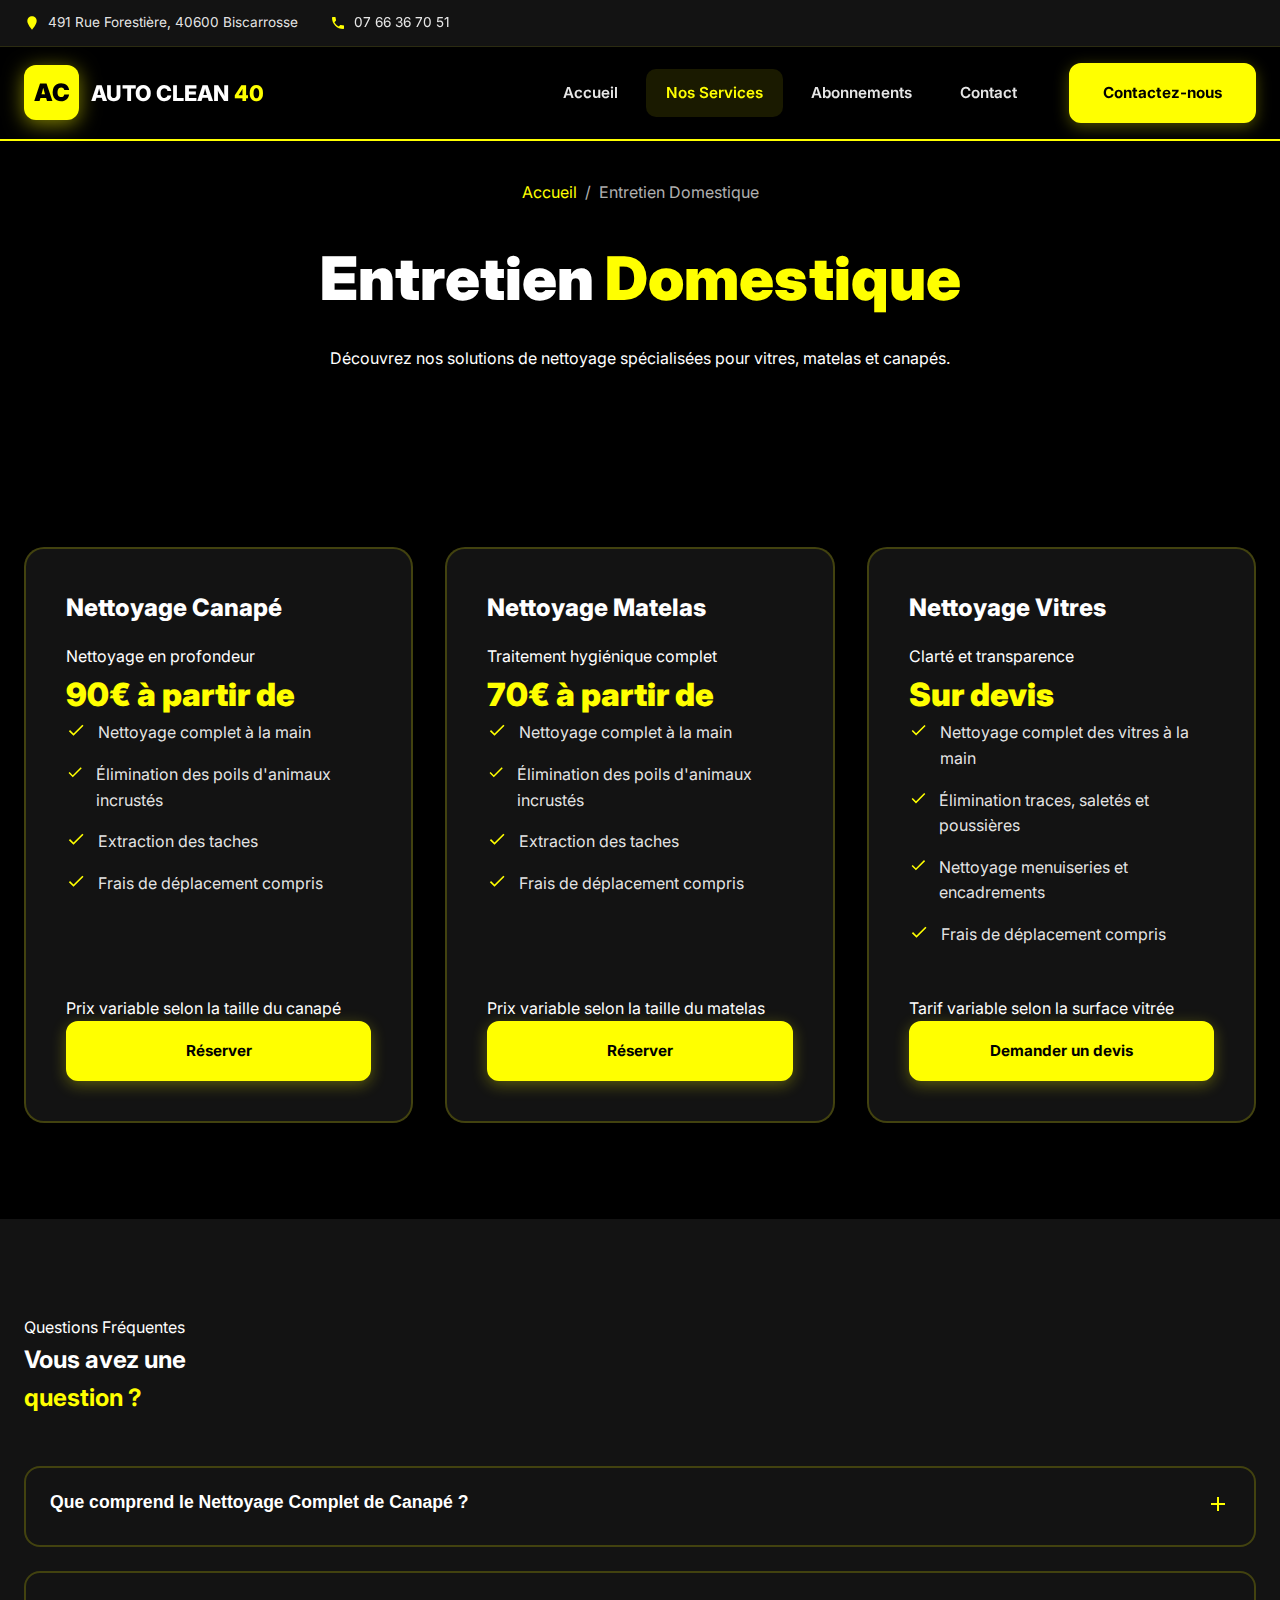
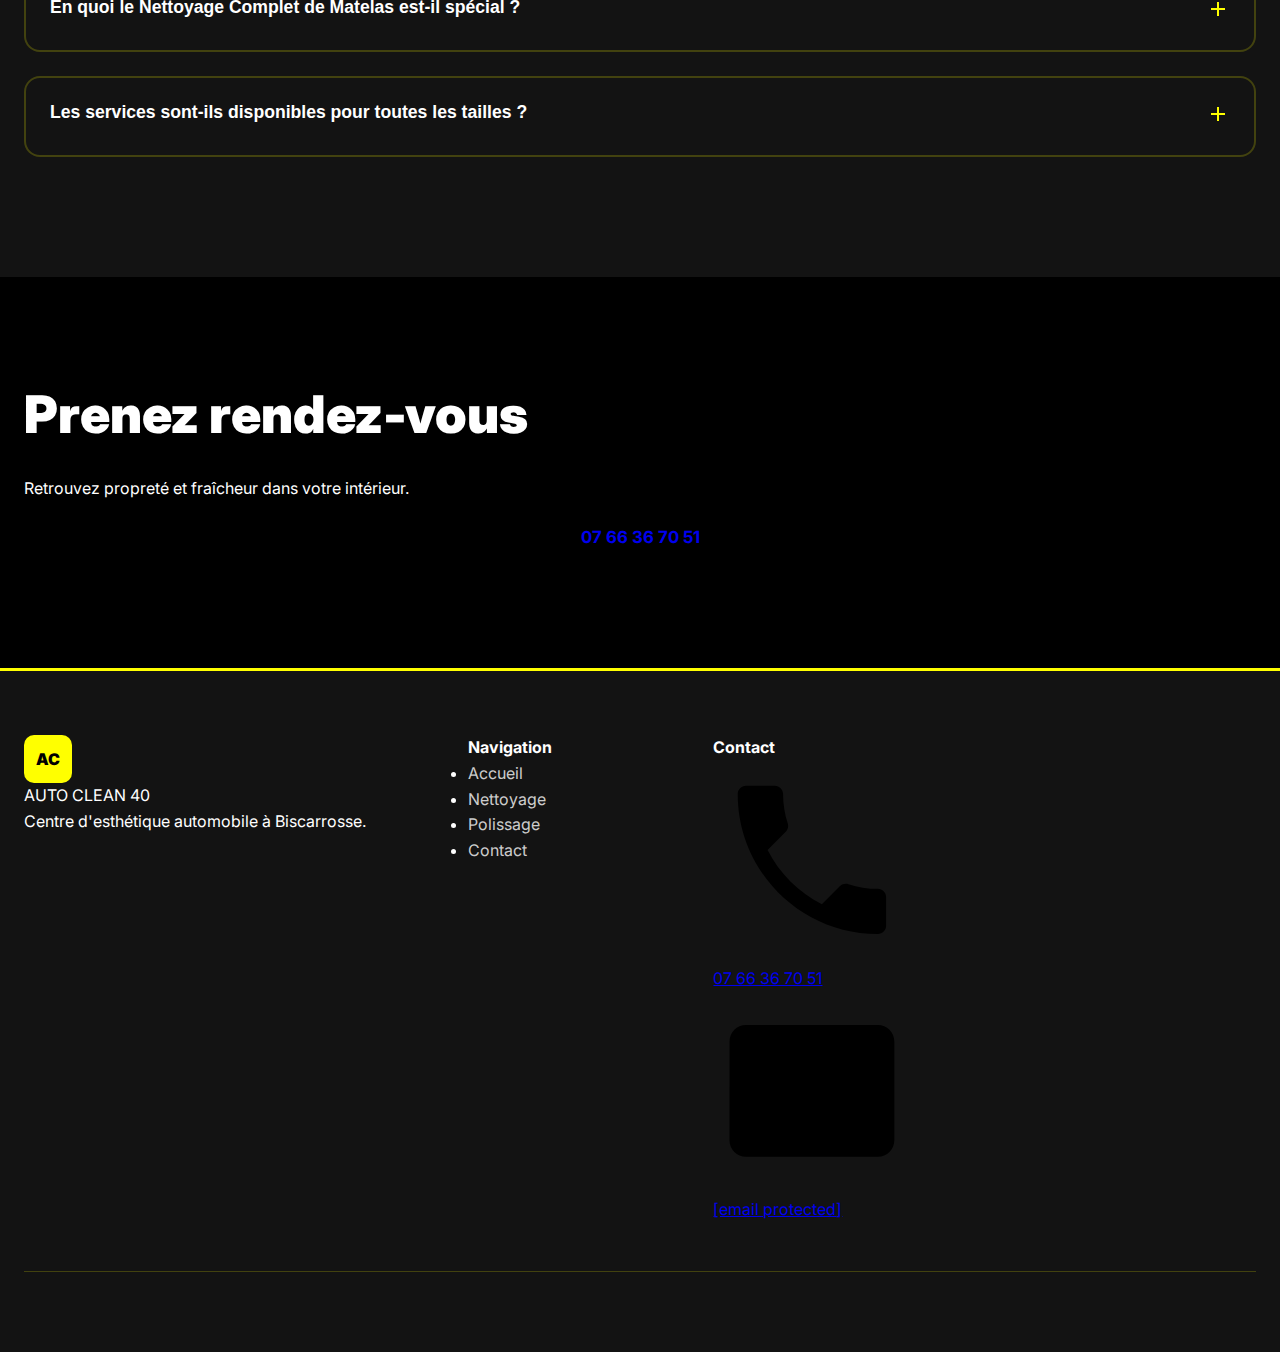
<file: entretien-domestique.html>
<!DOCTYPE html>
<html lang="fr">
<head>
    <meta charset="UTF-8">
    <meta name="viewport" content="width=device-width, initial-scale=1.0">
    <meta name="description" content="AUTO CLEAN 40 - Entretien domestique à Biscarrosse. Nettoyage de canapés, matelas et vitres. Service à domicile.">
    <title>Entretien Domestique | AUTO CLEAN 40 Biscarrosse</title>
    <link href="https://fonts.googleapis.com/css2?family=Inter:wght@400;500;600;700;800&display=swap" rel="stylesheet">
    <link rel="stylesheet" href="css/style.css">
</head>
<body>
    <header class="header">
        <div class="header__top"><div class="container header__top-content"><div class="header__info"><div class="header__info-item"><svg viewBox="0 0 24 24"><path d="M12 2C8.13 2 5 5.13 5 9c0 5.25 7 13 7 13s7-7.75 7-13c0-3.87-3.13-7-7-7z"/></svg><span>491 Rue Forestière, 40600 Biscarrosse</span></div><div class="header__info-item"><svg viewBox="0 0 24 24"><path d="M6.62 10.79c1.44 2.83 3.76 5.14 6.59 6.59l2.2-2.2c.27-.27.67-.36 1.02-.24 1.12.37 2.33.57 3.57.57.55 0 1 .45 1 1V20c0 .55-.45 1-1 1-9.39 0-17-7.61-17-17 0-.55.45-1 1-1h3.5c.55 0 1 .45 1 1 0 1.25.2 2.45.57 3.57.11.35.03.74-.25 1.02l-2.2 2.2z"/></svg><a href="tel:+33766367051">07 66 36 70 51</a></div></div></div></div>
        <div class="header__main"><div class="container header__main-content"><a href="index.html" class="logo"><div class="logo__icon">AC</div><div class="logo__text">AUTO CLEAN <span>40</span></div></a><nav class="nav"><ul class="nav__list"><li class="nav__item"><a href="index.html" class="nav__link">Accueil</a></li><li class="nav__item nav__dropdown"><a href="#" class="nav__link nav__link--active">Nos Services</a><ul class="nav__dropdown-menu"><li><a href="polissage.html" class="nav__dropdown-link">★ Polissage Automobile Premium</a></li><li><a href="nettoyage-automobile.html" class="nav__dropdown-link">Nettoyage Automobile</a></li><li><a href="nettoyage-moteur.html" class="nav__dropdown-link">Nettoyage Moteur</a></li><li><a href="renovation-phares.html" class="nav__dropdown-link">Rénovation Optique de Phares</a></li><li><a href="entretien-domestique.html" class="nav__dropdown-link">Entretien Domestique</a></li></ul></li><li class="nav__item"><a href="abonnements.html" class="nav__link">Abonnements</a></li><li class="nav__item"><a href="contact.html" class="nav__link">Contact</a></li></ul><a href="tel:+33766367051" class="btn btn--primary">Contactez-nous</a></nav><button class="nav__toggle" aria-label="Menu"><span></span><span></span><span></span></button></div></div>
    </header>

    <section class="page-header"><div class="page-header__pattern"></div><div class="container page-header__content"><div class="page-header__breadcrumb"><a href="index.html">Accueil</a> <span>/</span> <span>Entretien Domestique</span></div><h1 class="page-header__title">Entretien <span class="text-yellow">Domestique</span></h1><p class="page-header__description">Découvrez nos solutions de nettoyage spécialisées pour vitres, matelas et canapés.</p></div></section>

    <section class="section">
        <div class="container">
            <div class="pricing__grid">
                <div class="pricing-card">
                    <h3 class="pricing-card__title">Nettoyage Canapé</h3>
                    <p class="pricing-card__subtitle">Nettoyage en profondeur</p>
                    <div class="pricing-card__price"><span class="pricing-card__price-amount">90€ <span>à partir de</span></span></div>
                    <div class="pricing-card__features">
                        <div class="pricing-card__feature"><svg viewBox="0 0 24 24"><path d="M9 16.17L4.83 12l-1.42 1.41L9 19 21 7l-1.41-1.41z"/></svg><span>Nettoyage complet à la main</span></div>
                        <div class="pricing-card__feature"><svg viewBox="0 0 24 24"><path d="M9 16.17L4.83 12l-1.42 1.41L9 19 21 7l-1.41-1.41z"/></svg><span>Élimination des poils d'animaux incrustés</span></div>
                        <div class="pricing-card__feature"><svg viewBox="0 0 24 24"><path d="M9 16.17L4.83 12l-1.42 1.41L9 19 21 7l-1.41-1.41z"/></svg><span>Extraction des taches</span></div>
                        <div class="pricing-card__feature"><svg viewBox="0 0 24 24"><path d="M9 16.17L4.83 12l-1.42 1.41L9 19 21 7l-1.41-1.41z"/></svg><span>Frais de déplacement compris</span></div>
                    </div>
                    <p class="pricing-card__note">Prix variable selon la taille du canapé</p>
                    <a href="tel:+33766367051" class="btn btn--primary" style="width:100%">Réserver</a>
                </div>
                <div class="pricing-card">
                    <h3 class="pricing-card__title">Nettoyage Matelas</h3>
                    <p class="pricing-card__subtitle">Traitement hygiénique complet</p>
                    <div class="pricing-card__price"><span class="pricing-card__price-amount">70€ <span>à partir de</span></span></div>
                    <div class="pricing-card__features">
                        <div class="pricing-card__feature"><svg viewBox="0 0 24 24"><path d="M9 16.17L4.83 12l-1.42 1.41L9 19 21 7l-1.41-1.41z"/></svg><span>Nettoyage complet à la main</span></div>
                        <div class="pricing-card__feature"><svg viewBox="0 0 24 24"><path d="M9 16.17L4.83 12l-1.42 1.41L9 19 21 7l-1.41-1.41z"/></svg><span>Élimination des poils d'animaux incrustés</span></div>
                        <div class="pricing-card__feature"><svg viewBox="0 0 24 24"><path d="M9 16.17L4.83 12l-1.42 1.41L9 19 21 7l-1.41-1.41z"/></svg><span>Extraction des taches</span></div>
                        <div class="pricing-card__feature"><svg viewBox="0 0 24 24"><path d="M9 16.17L4.83 12l-1.42 1.41L9 19 21 7l-1.41-1.41z"/></svg><span>Frais de déplacement compris</span></div>
                    </div>
                    <p class="pricing-card__note">Prix variable selon la taille du matelas</p>
                    <a href="tel:+33766367051" class="btn btn--primary" style="width:100%">Réserver</a>
                </div>
                <div class="pricing-card">
                    <h3 class="pricing-card__title">Nettoyage Vitres</h3>
                    <p class="pricing-card__subtitle">Clarté et transparence</p>
                    <div class="pricing-card__price"><span class="pricing-card__price-amount">Sur devis</span></div>
                    <div class="pricing-card__features">
                        <div class="pricing-card__feature"><svg viewBox="0 0 24 24"><path d="M9 16.17L4.83 12l-1.42 1.41L9 19 21 7l-1.41-1.41z"/></svg><span>Nettoyage complet des vitres à la main</span></div>
                        <div class="pricing-card__feature"><svg viewBox="0 0 24 24"><path d="M9 16.17L4.83 12l-1.42 1.41L9 19 21 7l-1.41-1.41z"/></svg><span>Élimination traces, saletés et poussières</span></div>
                        <div class="pricing-card__feature"><svg viewBox="0 0 24 24"><path d="M9 16.17L4.83 12l-1.42 1.41L9 19 21 7l-1.41-1.41z"/></svg><span>Nettoyage menuiseries et encadrements</span></div>
                        <div class="pricing-card__feature"><svg viewBox="0 0 24 24"><path d="M9 16.17L4.83 12l-1.42 1.41L9 19 21 7l-1.41-1.41z"/></svg><span>Frais de déplacement compris</span></div>
                    </div>
                    <p class="pricing-card__note">Tarif variable selon la surface vitrée</p>
                    <a href="tel:+33766367051" class="btn btn--primary" style="width:100%">Demander un devis</a>
                </div>
            </div>
        </div>
    </section>

    <section class="section section--dark">
        <div class="container">
            <div class="text-center" style="margin-bottom: 3rem;"><span class="about__subtitle">Questions Fréquentes</span><h2>Vous avez une<br><span class="text-yellow">question ?</span></h2></div>
            <div class="faq__grid">
                <div class="faq-item"><button class="faq-item__question">Que comprend le Nettoyage Complet de Canapé ?<span class="faq-item__icon"><svg viewBox="0 0 24 24"><path d="M19 13h-6v6h-2v-6H5v-2h6V5h2v6h6v2z"/></svg></span></button><div class="faq-item__answer"><div class="faq-item__answer-content">Le Nettoyage Complet de canapé est une prestation en profondeur visant à désincruster la saleté, éliminer les taches, neutraliser les odeurs et raviver les couleurs du tissu ou du cuir. Il permet de redonner un aspect propre, frais et sain à votre mobilier.</div></div></div>
                <div class="faq-item"><button class="faq-item__question">En quoi le Nettoyage Complet de Matelas est-il spécial ?<span class="faq-item__icon"><svg viewBox="0 0 24 24"><path d="M19 13h-6v6h-2v-6H5v-2h6V5h2v6h6v2z"/></svg></span></button><div class="faq-item__answer"><div class="faq-item__answer-content">C'est un traitement en profondeur professionnel et hygiénique : élimination des acariens, bactéries et allergènes, détachage des traces de transpiration, neutralisation des mauvaises odeurs, et sensation de fraîcheur retrouvée. Nous utilisons des produits spécifiques et machines professionnelles.</div></div></div>
                <div class="faq-item"><button class="faq-item__question">Les services sont-ils disponibles pour toutes les tailles ?<span class="faq-item__icon"><svg viewBox="0 0 24 24"><path d="M19 13h-6v6h-2v-6H5v-2h6V5h2v6h6v2z"/></svg></span></button><div class="faq-item__answer"><div class="faq-item__answer-content">Oui, nous adaptons nos services à toutes les tailles, avec des tarifs ajustés en fonction.</div></div></div>
            </div>
        </div>
    </section>

    <section class="cta"><div class="cta__pattern"></div><div class="container cta__content"><div class="cta__text"><h2 class="cta__title">Prenez rendez-vous</h2><p class="cta__description">Retrouvez propreté et fraîcheur dans votre intérieur.</p></div><div class="cta__buttons"><a href="tel:+33766367051" class="btn btn--dark btn--large">07 66 36 70 51</a></div></div></section>

    <footer class="footer"><div class="container"><div class="footer__main"><div class="footer__brand"><div class="footer__logo"><div class="footer__logo-icon">AC</div><div class="footer__logo-text">AUTO CLEAN <span>40</span></div></div><p class="footer__description">Centre d'esthétique automobile à Biscarrosse.</p></div><div class="footer__column"><h4 class="footer__title">Navigation</h4><ul class="footer__links"><li><a href="index.html">Accueil</a></li><li><a href="nettoyage-automobile.html">Nettoyage</a></li><li><a href="polissage.html">Polissage</a></li><li><a href="contact.html">Contact</a></li></ul></div><div class="footer__column"><h4 class="footer__title">Contact</h4><div class="footer__contact-item"><svg viewBox="0 0 24 24"><path d="M6.62 10.79c1.44 2.83 3.76 5.14 6.59 6.59l2.2-2.2c.27-.27.67-.36 1.02-.24 1.12.37 2.33.57 3.57.57.55 0 1 .45 1 1V20c0 .55-.45 1-1 1-9.39 0-17-7.61-17-17 0-.55.45-1 1-1h3.5c.55 0 1 .45 1 1 0 1.25.2 2.45.57 3.57.11.35.03.74-.25 1.02l-2.2 2.2z"/></svg><a href="tel:+33766367051">07 66 36 70 51</a></div><div class="footer__contact-item"><svg viewBox="0 0 24 24"><path d="M20 4H4c-1.1 0-1.99.9-1.99 2L2 18c0 1.1.9 2 2 2h16c1.1 0 2-.9 2-2V6c0-1.1-.9-2-2-2z"/></svg><a href="/cdn-cgi/l/email-protection#9bfaeeeff4f8f7fefaf5afabadababdbfcf6faf2f7b5f8f4f6"><span class="__cf_email__" data-cfemail="c8a9bdbca7aba4ada9a6fcf8fef8f888afa5a9a1a4e6aba7a5">[email&#160;protected]</span></a></div></div></div><div class="footer__bottom"><p class="f
</file>
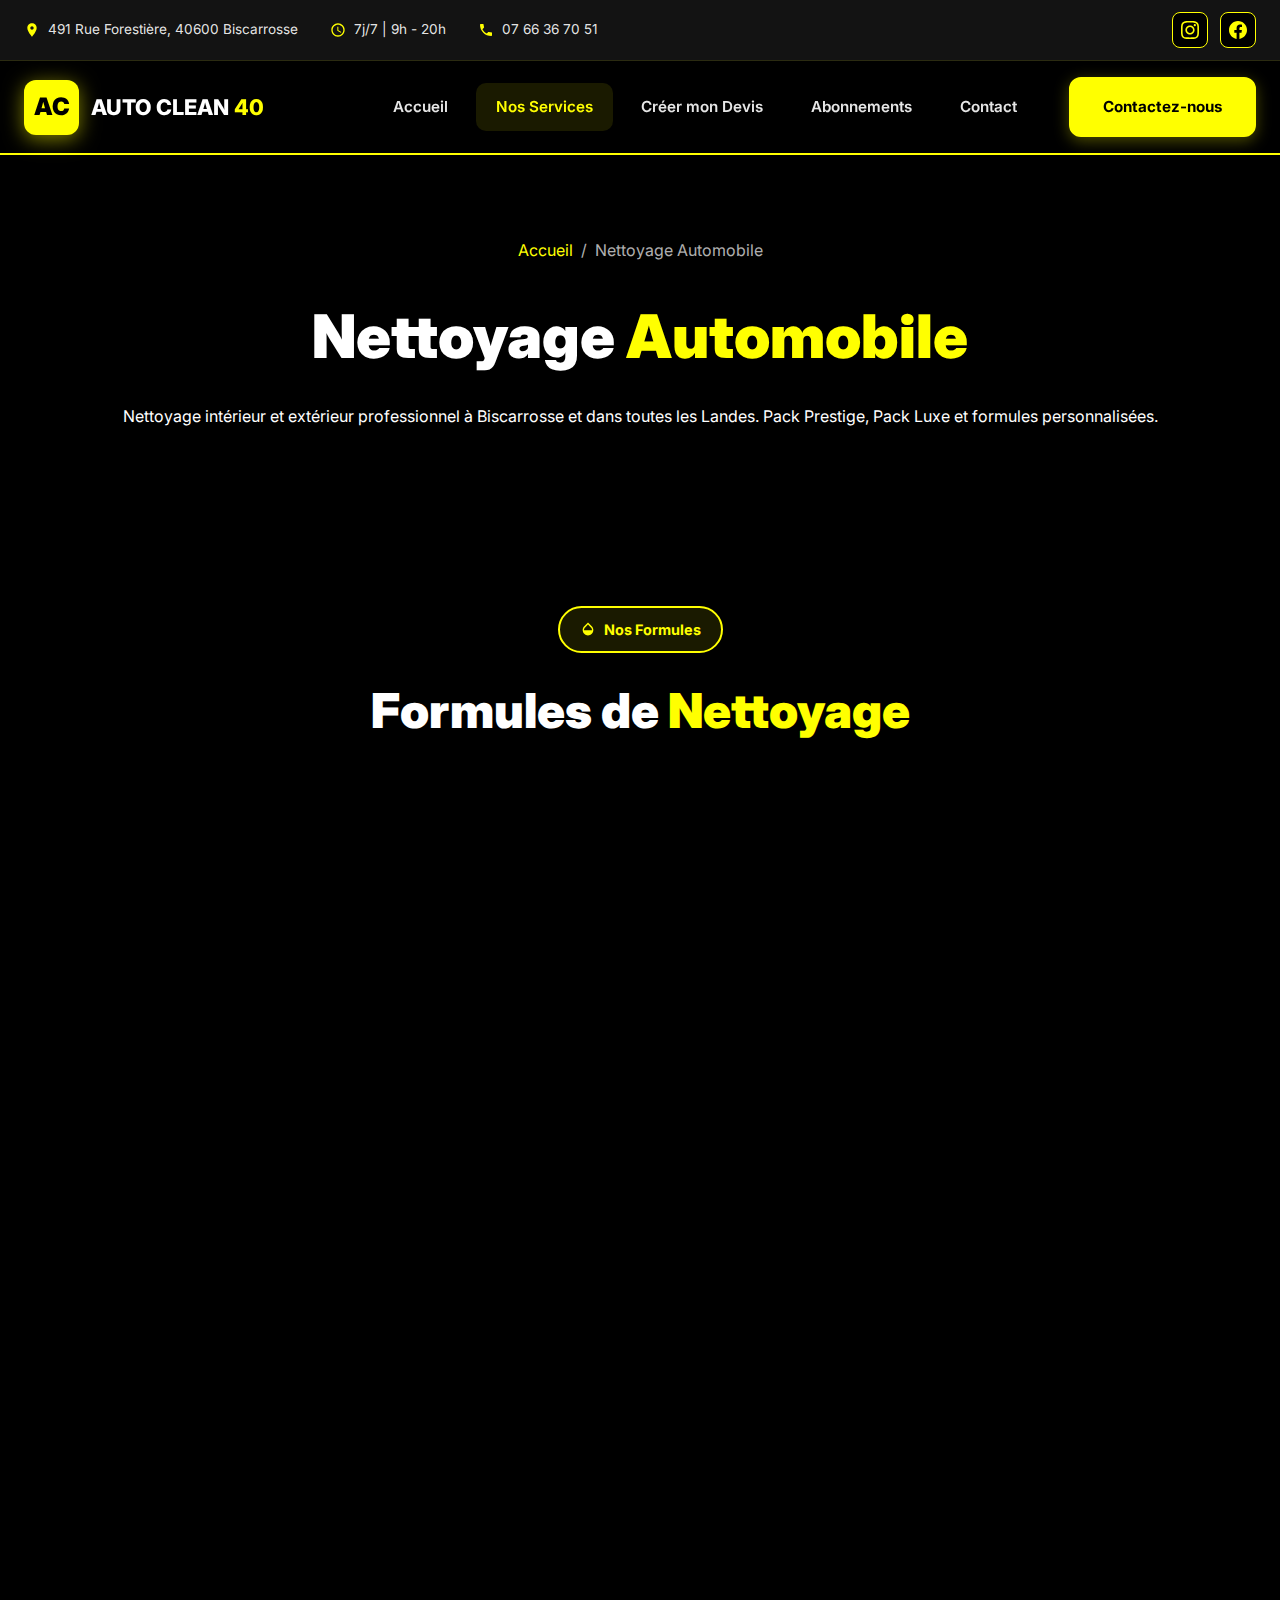
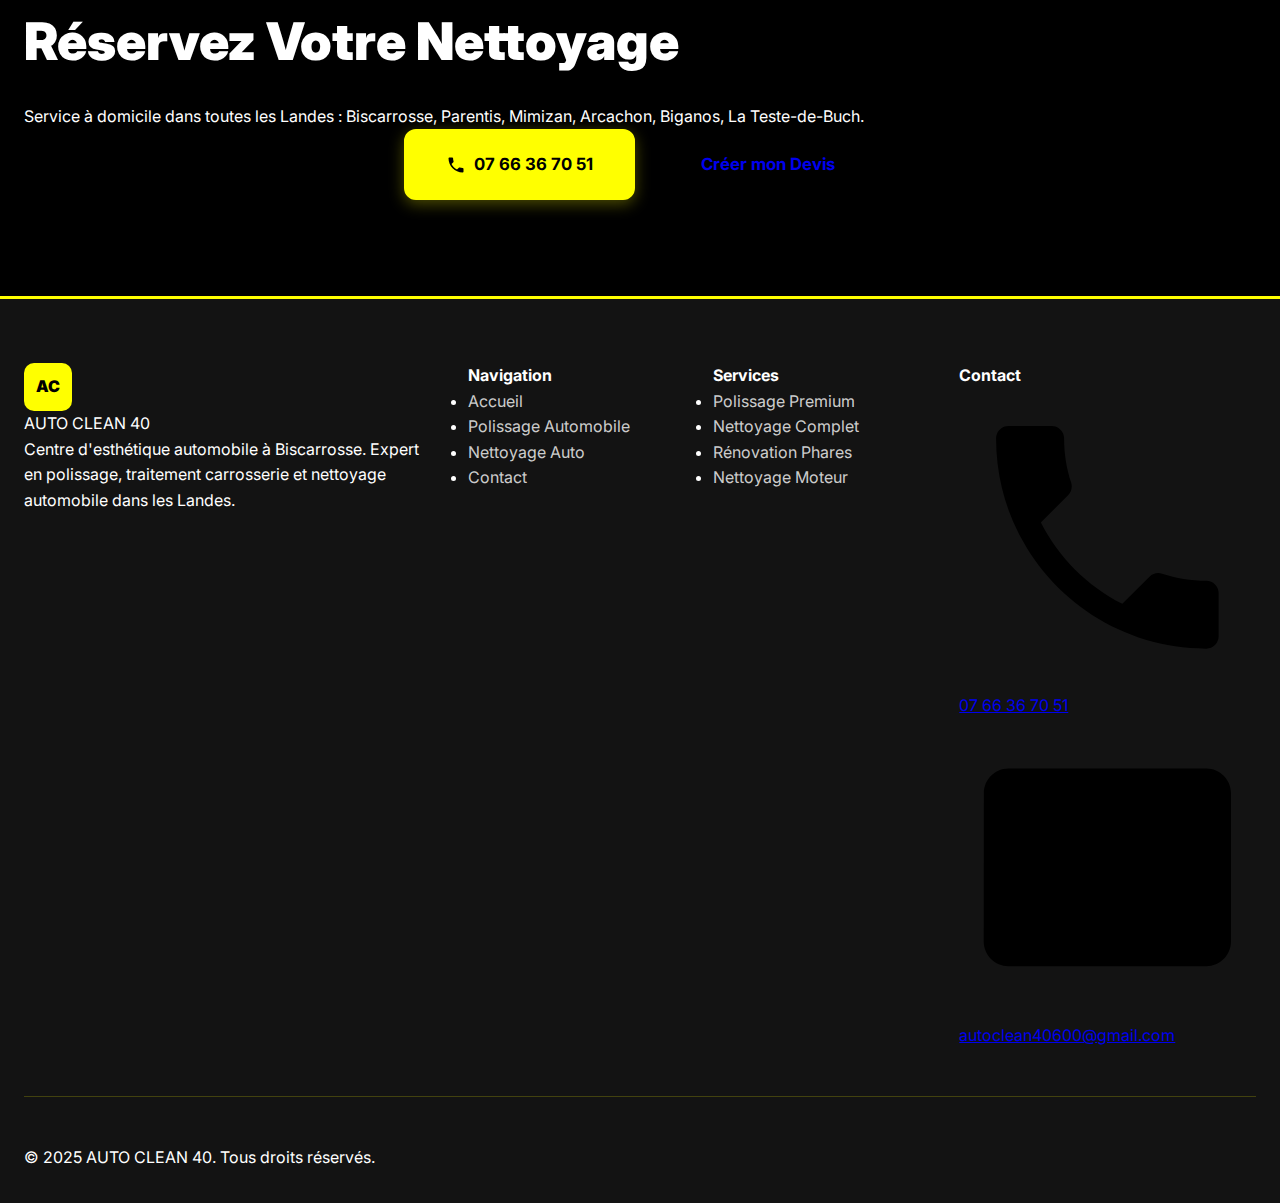
<file: nettoyage-automobile.html>
<!DOCTYPE html>
<html lang="fr">
<head>
    <meta charset="UTF-8">
    <meta name="viewport" content="width=device-width, initial-scale=1.0">
    <meta name="description" content="Nettoyage automobile professionnel à Biscarrosse. Pack Prestige intérieur, Pack Luxe complet. AUTO CLEAN 40 dans les Landes.">
    <meta name="keywords" content="nettoyage auto Biscarrosse, nettoyage voiture Landes, detailing Parentis, nettoyage intérieur Mimizan">
    <title>Nettoyage Automobile | AUTO CLEAN 40 Biscarrosse - Landes</title>
    <link href="https://fonts.googleapis.com/css2?family=Inter:wght@400;500;600;700;800&display=swap" rel="stylesheet">
    <link rel="stylesheet" href="css/style.css">
</head>
<body>
    <div class="info-marquee">
        <div class="marquee-content">
            <div class="marquee-item">
                <svg viewBox="0 0 24 24"><path d="M12 2C8.13 2 5 5.13 5 9c0 5.25 7 13 7 13s7-7.75 7-13c0-3.87-3.13-7-7-7z"/></svg>
                491 Rue Forestière, 40600 Biscarrosse
            </div>
            <div class="marquee-item">
                <svg viewBox="0 0 24 24"><path d="M6.62 10.79c1.44 2.83 3.76 5.14 6.59 6.59l2.2-2.2c.27-.27.67-.36 1.02-.24 1.12.37 2.33.57 3.57.57.55 0 1 .45 1 1V20c0 .55-.45 1-1 1-9.39 0-17-7.61-17-17 0-.55.45-1 1-1h3.5c.55 0 1 .45 1 1 0 1.25.2 2.45.57 3.57.11.35.03.74-.25 1.02l-2.2 2.2z"/></svg>
                07 66 36 70 51
            </div>
            <div class="marquee-item">
                <svg viewBox="0 0 24 24"><path d="M17.66 8L12 2.35 6.34 8C4.78 9.56 4 11.64 4 13.64s.78 4.11 2.34 5.67 3.61 2.35 5.66 2.35 4.1-.79 5.66-2.35S20 15.64 20 13.64 19.22 9.56 17.66 8zM6 14c.01-2 .62-3.27 1.76-4.4L12 5.27l4.24 4.38C17.38 10.77 17.99 12 18 14H6z"/></svg>
                Nettoyage automobile professionnel
            </div>
            <div class="marquee-item">
                <svg viewBox="0 0 24 24"><path d="M12 17.27L18.18 21l-1.64-7.03L22 9.24l-7.19-.61L12 2 9.19 8.63 2 9.24l5.46 4.73L5.82 21z"/></svg>
                Service à domicile Biscarrosse Parentis Mimizan Arcachon
            </div>
        </div>
    </div>

    <header class="header">
        <div class="header__top">
            <div class="container header__top-content">
                <div class="header__info">
                    <div class="header__info-item">
                        <svg viewBox="0 0 24 24"><path d="M12 2C8.13 2 5 5.13 5 9c0 5.25 7 13 7 13s7-7.75 7-13c0-3.87-3.13-7-7-7zm0 9.5c-1.38 0-2.5-1.12-2.5-2.5s1.12-2.5 2.5-2.5 2.5 1.12 2.5 2.5-1.12 2.5-2.5 2.5z"/></svg>
                        <span>491 Rue Forestière, 40600 Biscarrosse</span>
                    </div>
                    <div class="header__info-item">
                        <svg viewBox="0 0 24 24"><path d="M11.99 2C6.47 2 2 6.48 2 12s4.47 10 9.99 10C17.52 22 22 17.52 22 12S17.52 2 11.99 2zM12 20c-4.42 0-8-3.58-8-8s3.58-8 8-8 8 3.58 8 8-3.58 8-8 8zm.5-13H11v6l5.25 3.15.75-1.23-4.5-2.67z"/></svg>
                        <span>7j/7 | 9h - 20h</span>
                    </div>
                    <div class="header__info-item">
                        <svg viewBox="0 0 24 24"><path d="M6.62 10.79c1.44 2.83 3.76 5.14 6.59 6.59l2.2-2.2c.27-.27.67-.36 1.02-.24 1.12.37 2.33.57 3.57.57.55 0 1 .45 1 1V20c0 .55-.45 1-1 1-9.39 0-17-7.61-17-17 0-.55.45-1 1-1h3.5c.55 0 1 .45 1 1 0 1.25.2 2.45.57 3.57.11.35.03.74-.25 1.02l-2.2 2.2z"/></svg>
                        <a href="tel:+33766367051">07 66 36 70 51</a>
                    </div>
                </div>
                <div class="header__social">
                    <a href="https://www.instagram.com/auto_clean40/" target="_blank" aria-label="Instagram">
                        <svg viewBox="0 0 24 24"><path d="M12 2.163c3.204 0 3.584.012 4.85.07 3.252.148 4.771 1.691 4.919 4.919.058 1.265.069 1.645.069 4.849 0 3.205-.012 3.584-.069 4.849-.149 3.225-1.664 4.771-4.919 4.919-1.266.058-1.644.07-4.85.07-3.204 0-3.584-.012-4.849-.07-3.26-.149-4.771-1.699-4.919-4.92-.058-1.265-.07-1.644-.07-4.849 0-3.204.013-3.583.07-4.849.149-3.227 1.664-4.771 4.919-4.919 1.266-.057 1.645-.069 4.849-.069zm0-2.163c-3.259 0-3.667.014-4.947.072-4.358.2-6.78 2.618-6.98 6.98-.059 1.281-.073 1.689-.073 4.948 0 3.259.014 3.668.072 4.948.2 4.358 2.618 6.78 6.98 6.98 1.281.058 1.689.072 4.948.072 3.259 0 3.668-.014 4.948-.072 4.354-.2 6.782-2.618 6.979-6.98.059-1.28.073-1.689.073-4.948 0-3.259-.014-3.667-.072-4.947-.196-4.354-2.617-6.78-6.979-6.98-1.281-.059-1.69-.073-4.949-.073zm0 5.838c-3.403 0-6.162 2.759-6.162 6.162s2.759 6.163 6.162 6.163 6.162-2.759 6.162-6.163c0-3.403-2.759-6.162-6.162-6.162zm0 10.162c-2.209 0-4-1.79-4-4 0-2.209 1.791-4 4-4s4 1.791 4 4c0 2.21-1.791 4-4 4zm6.406-11.845c-.796 0-1.441.645-1.441 1.44s.645 1.44 1.441 1.44c.795 0 1.439-.645 1.439-1.44s-.644-1.44-1.439-1.44z"/></svg>
                    </a>
                    <a href="https://www.facebook.com/autoclean40/" target="_blank" aria-label="Facebook">
                        <svg viewBox="0 0 24 24"><path d="M24 12.073c0-6.627-5.373-12-12-12s-12 5.373-12 12c0 5.99 4.388 10.954 10.125 11.854v-8.385H7.078v-3.47h3.047V9.43c0-3.007 1.792-4.669 4.533-4.669 1.312 0 2.686.235 2.686.235v2.953H15.83c-1.491 0-1.956.925-1.956 1.874v2.25h3.328l-.532 3.47h-2.796v8.385C19.612 23.027 24 18.062 24 12.073z"/></svg>
                    </a>
                </div>
            </div>
        </div>
        <div class="header__main">
            <div class="container header__main-content">
                <a href="index.html" class="logo">
                    <div class="logo__icon">AC</div>
                    <div class="logo__text">AUTO CLEAN <span>40</span></div>
                </a>
                <nav class="nav">
                    <ul class="nav__list">
                        <li class="nav__item"><a href="index.html" class="nav__link">Accueil</a></li>
                        <li class="nav__item nav__dropdown">
                            <a href="#" class="nav__link nav__link--active">Nos Services</a>
                            <ul class="nav__dropdown-menu">
                                <li><a href="polissage.html" class="nav__dropdown-link">★ Polissage Automobile Premium</a></li>
                                <li><a href="nettoyage-automobile.html" class="nav__dropdown-link">Nettoyage Automobile</a></li>
                                <li><a href="nettoyage-moteur.html" class="nav__dropdown-link">Nettoyage Moteur</a></li>
                                <li><a href="renovation-phares.html" class="nav__dropdown-link">Rénovation Phares</a></li>
                                <li><a href="entretien-domestique.html" class="nav__dropdown-link">Entretien Domestique</a></li>
                            </ul>
                        </li>
                        <li class="nav__item"><a href="devis.html" class="nav__link">Créer mon Devis</a></li>
                        <li class="nav__item"><a href="abonnements.html" class="nav__link">Abonnements</a></li>
                        <li class="nav__item"><a href="contact.html" class="nav__link">Contact</a></li>
                    </ul>
                    <a href="tel:+33766367051" class="btn btn--primary">Contactez-nous</a>
                </nav>
                <button class="nav__toggle" aria-label="Menu"><span></span><span></span><span></span></button>
            </div>
        </div>
    </header>

    <section class="page-header">
        <div class="page-header__pattern"></div>
        <div class="container page-header__content">
            <div class="page-header__breadcrumb">
                <a href="index.html">Accueil</a> <span>/</span> <span>Nettoyage Automobile</span>
            </div>
            <h1 class="page-header__title">Nettoyage <span class="text-yellow">Automobile</span></h1>
            <p class="page-header__description">Nettoyage intérieur et extérieur professionnel à Biscarrosse et dans toutes les Landes. Pack Prestige, Pack Luxe et formules personnalisées.</p>
        </div>
    </section>

    <section class="section">
        <div class="container">
            <div class="section__header">
                <div class="section__badge">
                    <svg width="16" height="16" viewBox="0 0 24 24" fill="currentColor"><path d="M17.66 8L12 2.35 6.34 8C4.78 9.56 4 11.64 4 13.64s.78 4.11 2.34 5.67 3.61 2.35 5.66 2.35 4.1-.79 5.66-2.35S20 15.64 20 13.64 19.22 9.56 17.66 8zM6 14c.01-2 .62-3.27 1.76-4.4L12 5.27l4.24 4.38C17.38 10.77 17.99 12 18 14H6z"/></svg>
                    Nos Formules
                </div>
                <h2 class="section__title">Formules de <span class="text-yellow">Nettoyage</span></h2>
            </div>

            <div class="pricing__grid" style="margin-top: 3rem;">
                <div class="pricing-card">
                    <h3 class="pricing-card__title">Nettoyage Extérieur</h3>
                    <p class="pricing-card__subtitle">Carrosserie impeccable</p>
                    <div class="pricing-card__price">
                        <span class="pricing-card__price-amount">55€</span>
                    </div>
                    <div class="pricing-card__features">
                        <div class="pricing-card__feature">
                            <svg viewBox="0 0 24 24"><path d="M9 16.17L4.83 12l-1.42 1.41L9 19 21 7l-1.41-1.41z"/></svg>
                            <span>Lavage haute pression</span>
                        </div>
                        <div class="pricing-card__feature">
                            <svg viewBox="0 0 24 24"><path d="M9 16.17L4.83 12l-1.42 1.41L9 19 21 7l-1.41-1.41z"/></svg>
                            <span>Nettoyage carrosserie complet</span>
                        </div>
                        <div class="pricing-card__feature">
                            <svg viewBox="0 0 24 24"><path d="M9 16.17L4.83 12l-1.42 1.41L9 19 21 7l-1.41-1.41z"/></svg>
                            <span>Nettoyage jantes et pneus</span>
                        </div>
                        <div class="pricing-card__feature">
                            <svg viewBox="0 0 24 24"><path d="M9 16.17L4.83 12l-1.42 1.41L9 19 21 7l-1.41-1.41z"/></svg>
                            <span>Vitres sans traces</span>
                        </div>
                        <div class="pricing-card__feature">
                            <svg viewBox="0 0 24 24"><path d="M9 16.17L4.83 12l-1.42 1.41L9 19 21 7l-1.41-1.41z"/></svg>
                            <span>Séchage méticuleux</span>
                        </div>
                    </div>
                    <a href="devis.html" class="btn btn--outline" style="width:100%">Ajouter au Devis</a>
                </div>

                <div class="pricing-card pricing-card--featured">
                    <div class="pricing-card__badge">Populaire</div>
                    <h3 class="pricing-card__title">Pack Prestige Intérieur</h3>
                    <p class="pricing-card__subtitle">Nettoyage intérieur premium</p>
                    <div class="pricing-card__price">
                        <span class="pricing-card__price-amount">125€</span>
                    </div>
                    <div class="pricing-card__features">
                        <div class="pricing-card__feature">
                            <svg viewBox="0 0 24 24"><path d="M9 16.17L4.83 12l-1.42 1.41L9 19 21 7l-1.41-1.41z"/></svg>
                            <span>Aspiration profonde complète</span>
                        </div>
                        <div class="pricing-card__feature">
                            <svg viewBox="0 0 24 24"><path d="M9 16.17L4.83 12l-1.42 1.41L9 19 21 7l-1.41-1.41z"/></svg>
                            <span>Shampouinage sièges et moquettes</span>
                        </div>
                        <div class="pricing-card__feature">
                            <svg viewBox="0 0 24 24"><path d="M9 16.17L4.83 12l-1.42 1.41L9 19 21 7l-1.41-1.41z"/></svg>
                            <span>Traitement tableau de bord et plastiques</span>
                        </div>
                        <div class="pricing-card__feature">
                            <svg viewBox="0 0 24 24"><path d="M9 16.17L4.83 12l-1.42 1.41L9 19 21 7l-1.41-1.41z"/></svg>
                            <span>Nettoyage vitres intérieures</span>
                        </div>
                        <div class="pricing-card__feature">
                            <svg viewBox="0 0 24 24"><path d="M9 16.17L4.83 12l-1.42 1.41L9 19 21 7l-1.41-1.41z"/></svg>
                            <span>Parfumage habitacle</span>
                        </div>
                    </div>
                    <p class="pricing-card__note">Durée : environ 4 heures</p>
                    <a href="devis.html" class="btn btn--primary" style="width:100%">Ajouter au Devis</a>
                </div>

                <div class="pricing-card">
                    <h3 class="pricing-card__title">Pack Luxe Complet</h3>
                    <p class="pricing-card__subtitle">Extérieur + Intérieur</p>
                    <div class="pricing-card__price">
                        <span class="pricing-card__price-amount">165€</span>
                    </div>
                    <div class="pricing-card__features">
                        <div class="pricing-card__feature">
                            <svg viewBox="0 0 24 24"><path d="M9 16.17L4.83 12l-1.42 1.41L9 19 21 7l-1.41-1.41z"/></svg>
                            <span>Tous les services du Pack Prestige</span>
                        </div>
                        <div class="pricing-card__feature">
                            <svg viewBox="0 0 24 24"><path d="M9 16.17L4.83 12l-1.42 1.41L9 19 21 7l-1.41-1.41z"/></svg>
                            <span>Nettoyage extérieur complet</span>
                        </div>
                        <div class="pricing-card__feature">
                            <svg viewBox="0 0 24 24"><path d="M9 16.17L4.83 12l-1.42 1.41L9 19 21 7l-1.41-1.41z"/></svg>
                            <span>Propreté impeccable totale</span>
                        </div>
                        <div class="pricing-card__feature">
                            <svg viewBox="0 0 24 24"><path d="M9 16.17L4.83 12l-1.42 1.41L9 19 21 7l-1.41-1.41z"/></svg>
                            <span>Expérience de luxe</span>
                        </div>
                        <div class="pricing-card__feature">
                            <svg viewBox="0 0 24 24"><path d="M9 16.17L4.83 12l-1.42 1.41L9 19 21 7l-1.41-1.41z"/></svg>
                            <span>Meilleur rapport qualité/prix</span>
                        </div>
                    </div>
                    <p class="pricing-card__note">La formule la plus complète</p>
                    <a href="devis.html" class="btn btn--outline" style="width:100%">Ajouter au Devis</a>
                </div>
            </div>
        </div>
    </section>

    <section class="cta">
        <div class="cta__pattern"></div>
        <div class="container cta__content">
            <div class="cta__text">
                <h2 class="cta__title">Réservez Votre Nettoyage</h2>
                <p class="cta__description">Service à domicile dans toutes les Landes : Biscarrosse, Parentis, Mimizan, Arcachon, Biganos, La Teste-de-Buch.</p>
            </div>
            <div class="cta__buttons">
                <a href="tel:+33766367051" class="btn btn--primary btn--large">
                    <svg width="20" height="20" viewBox="0 0 24 24" fill="currentColor"><path d="M6.62 10.79c1.44 2.83 3.76 5.14 6.59 6.59l2.2-2.2c.27-.27.67-.36 1.02-.24 1.12.37 2.33.57 3.57.57.55 0 1 .45 1 1V20c0 .55-.45 1-1 1-9.39 0-17-7.61-17-17 0-.55.45-1 1-1h3.5c.55 0 1 .45 1 1 0 1.25.2 2.45.57 3.57.11.35.03.74-.25 1.02l-2.2 2.2z"/></svg>
                    07 66 36 70 51
                </a>
                <a href="devis.html" class="btn btn--dark btn--large">Créer mon Devis</a>
            </div>
        </div>
    </section>

    <footer class="footer">
        <div class="container">
            <div class="footer__main">
                <div class="footer__brand">
                    <div class="footer__logo">
                        <div class="footer__logo-icon">AC</div>
                        <div class="footer__logo-text">AUTO CLEAN <span>40</span></div>
                    </div>
                    <p class="footer__description">Centre d'esthétique automobile à Biscarrosse. Expert en polissage, traitement carrosserie et nettoyage automobile dans les Landes.</p>
                </div>
                <div class="footer__column">
                    <h4 class="footer__title">Navigation</h4>
                    <ul class="footer__links">
                        <li><a href="index.html">Accueil</a></li>
                        <li><a href="polissage.html">Polissage Automobile</a></li>
                        <li><a href="nettoyage-automobile.html">Nettoyage Auto</a></li>
                        <li><a href="contact.html">Contact</a></li>
                    </ul>
                </div>
                <div class="footer__column">
                    <h4 class="footer__title">Services</h4>
                    <ul class="footer__links">
                        <li><a href="polissage.html">Polissage Premium</a></li>
                        <li><a href="nettoyage-automobile.html">Nettoyage Complet</a></li>
                        <li><a href="renovation-phares.html">Rénovation Phares</a></li>
                        <li><a href="nettoyage-moteur.html">Nettoyage Moteur</a></li>
                    </ul>
                </div>
                <div class="footer__column">
                    <h4 class="footer__title">Contact</h4>
                    <div class="footer__contact-item">
                        <svg viewBox="0 0 24 24"><path d="M6.62 10.79c1.44 2.83 3.76 5.14 6.59 6.59l2.2-2.2c.27-.27.67-.36 1.02-.24 1.12.37 2.33.57 3.57.57.55 0 1 .45 1 1V20c0 .55-.45 1-1 1-9.39 0-17-7.61-17-17 0-.55.45-1 1-1h3.5c.55 0 1 .45 1 1 0 1.25.2 2.45.57 3.57.11.35.03.74-.25 1.02l-2.2 2.2z"/></svg>
                        <a href="tel:+33766367051">07 66 36 70 51</a>
                    </div>
                    <div class="footer__contact-item">
                        <svg viewBox="0 0 24 24"><path d="M20 4H4c-1.1 0-1.99.9-1.99 2L2 18c0 1.1.9 2 2 2h16c1.1 0 2-.9 2-2V6c0-1.1-.9-2-2-2z"/></svg>
                        <a href="mailto:autoclean40600@gmail.com">autoclean40600@gmail.com</a>
                    </div>
                </div>
            </div>
            <div class="footer__bottom">
                <p class="footer__copyright">© 2025 AUTO CLEAN 40. Tous droits réservés.</p>
            </div>
        </div>
    </footer>

    <script src="js/main.js"></script>
</body>
</html>
</file>
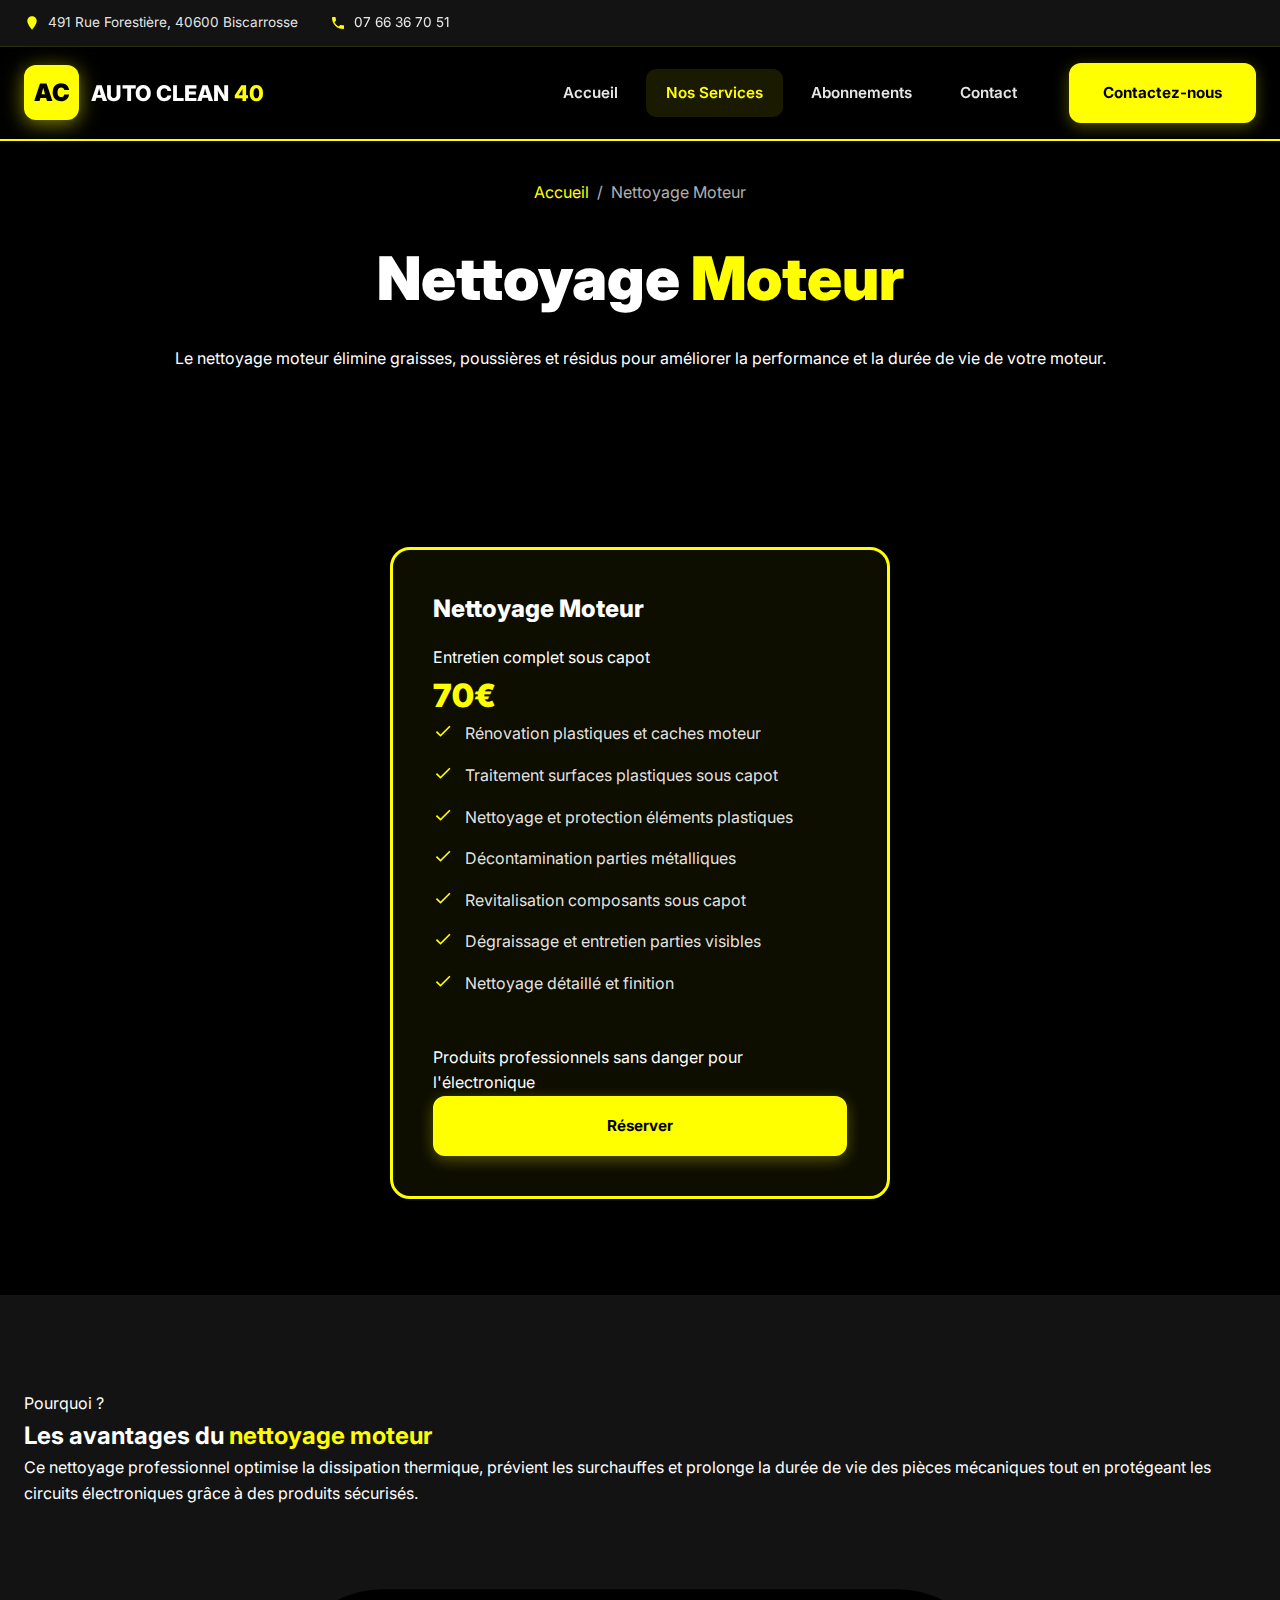
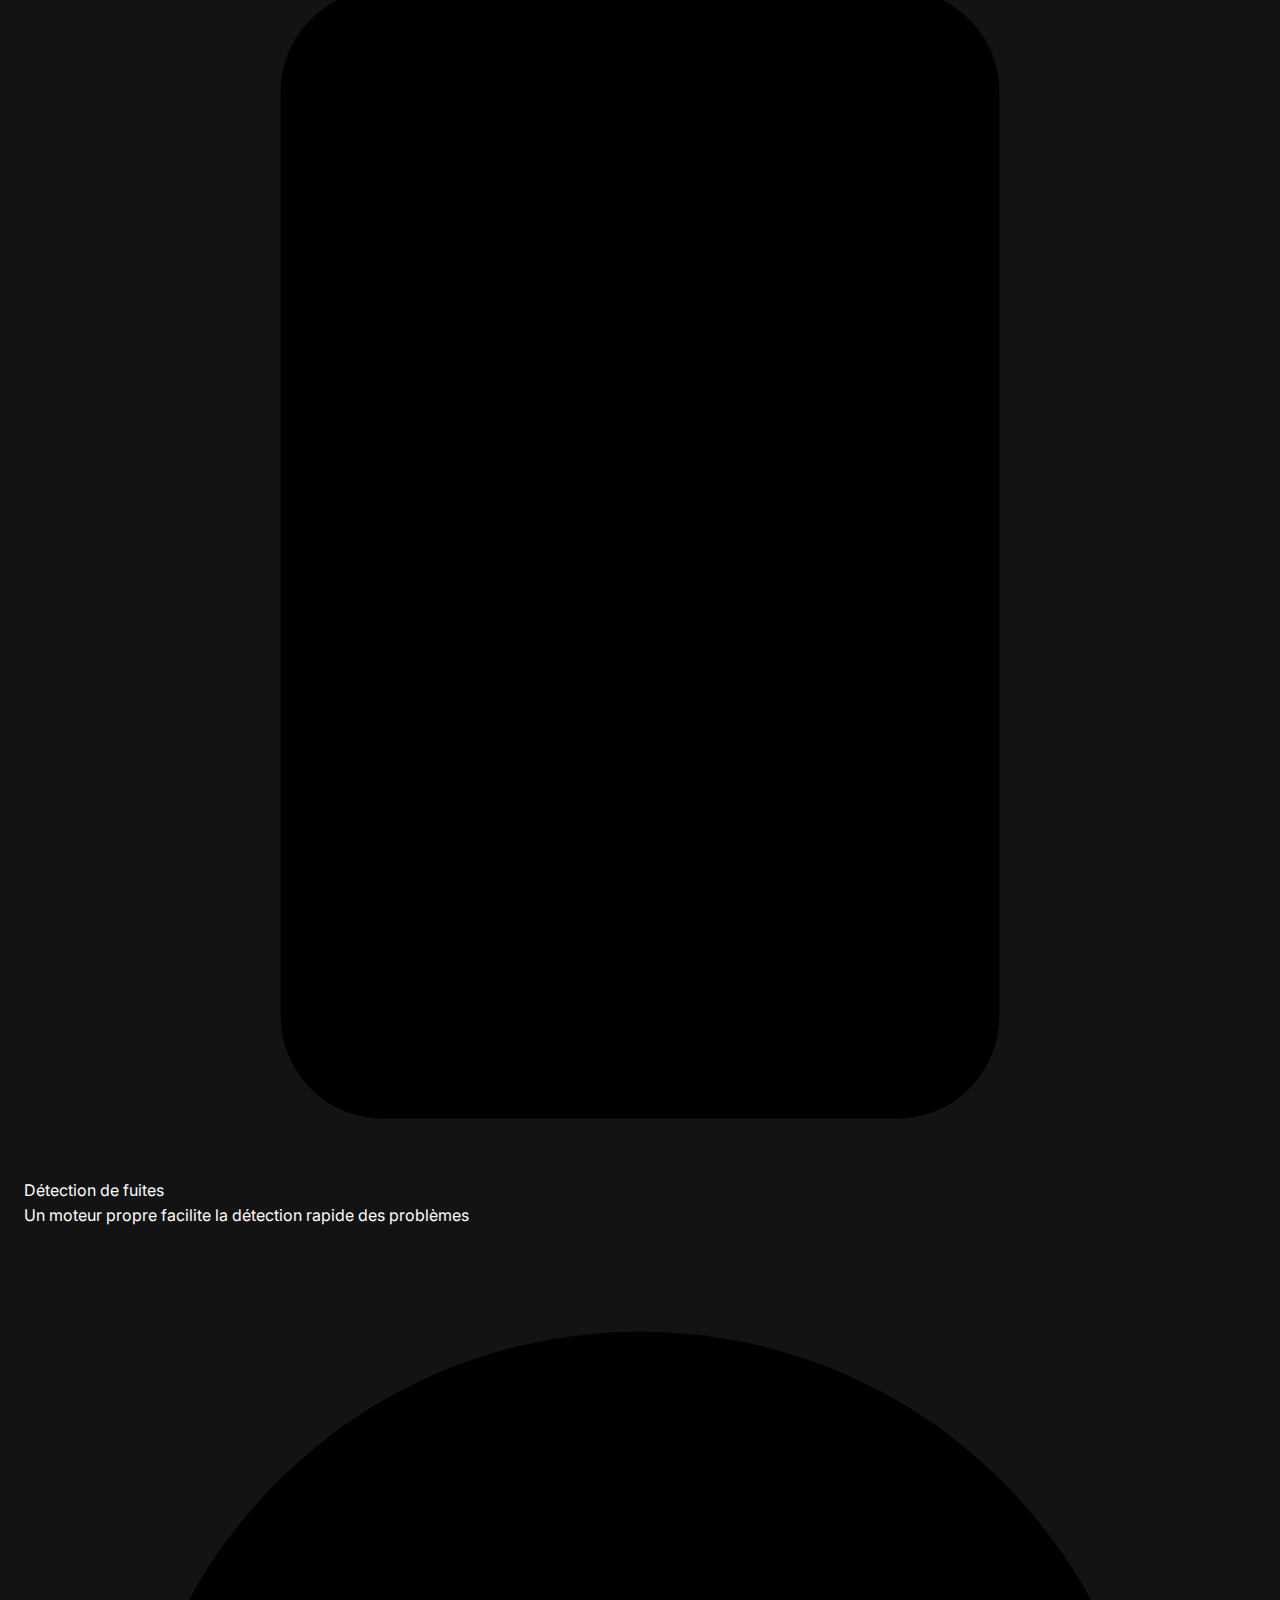
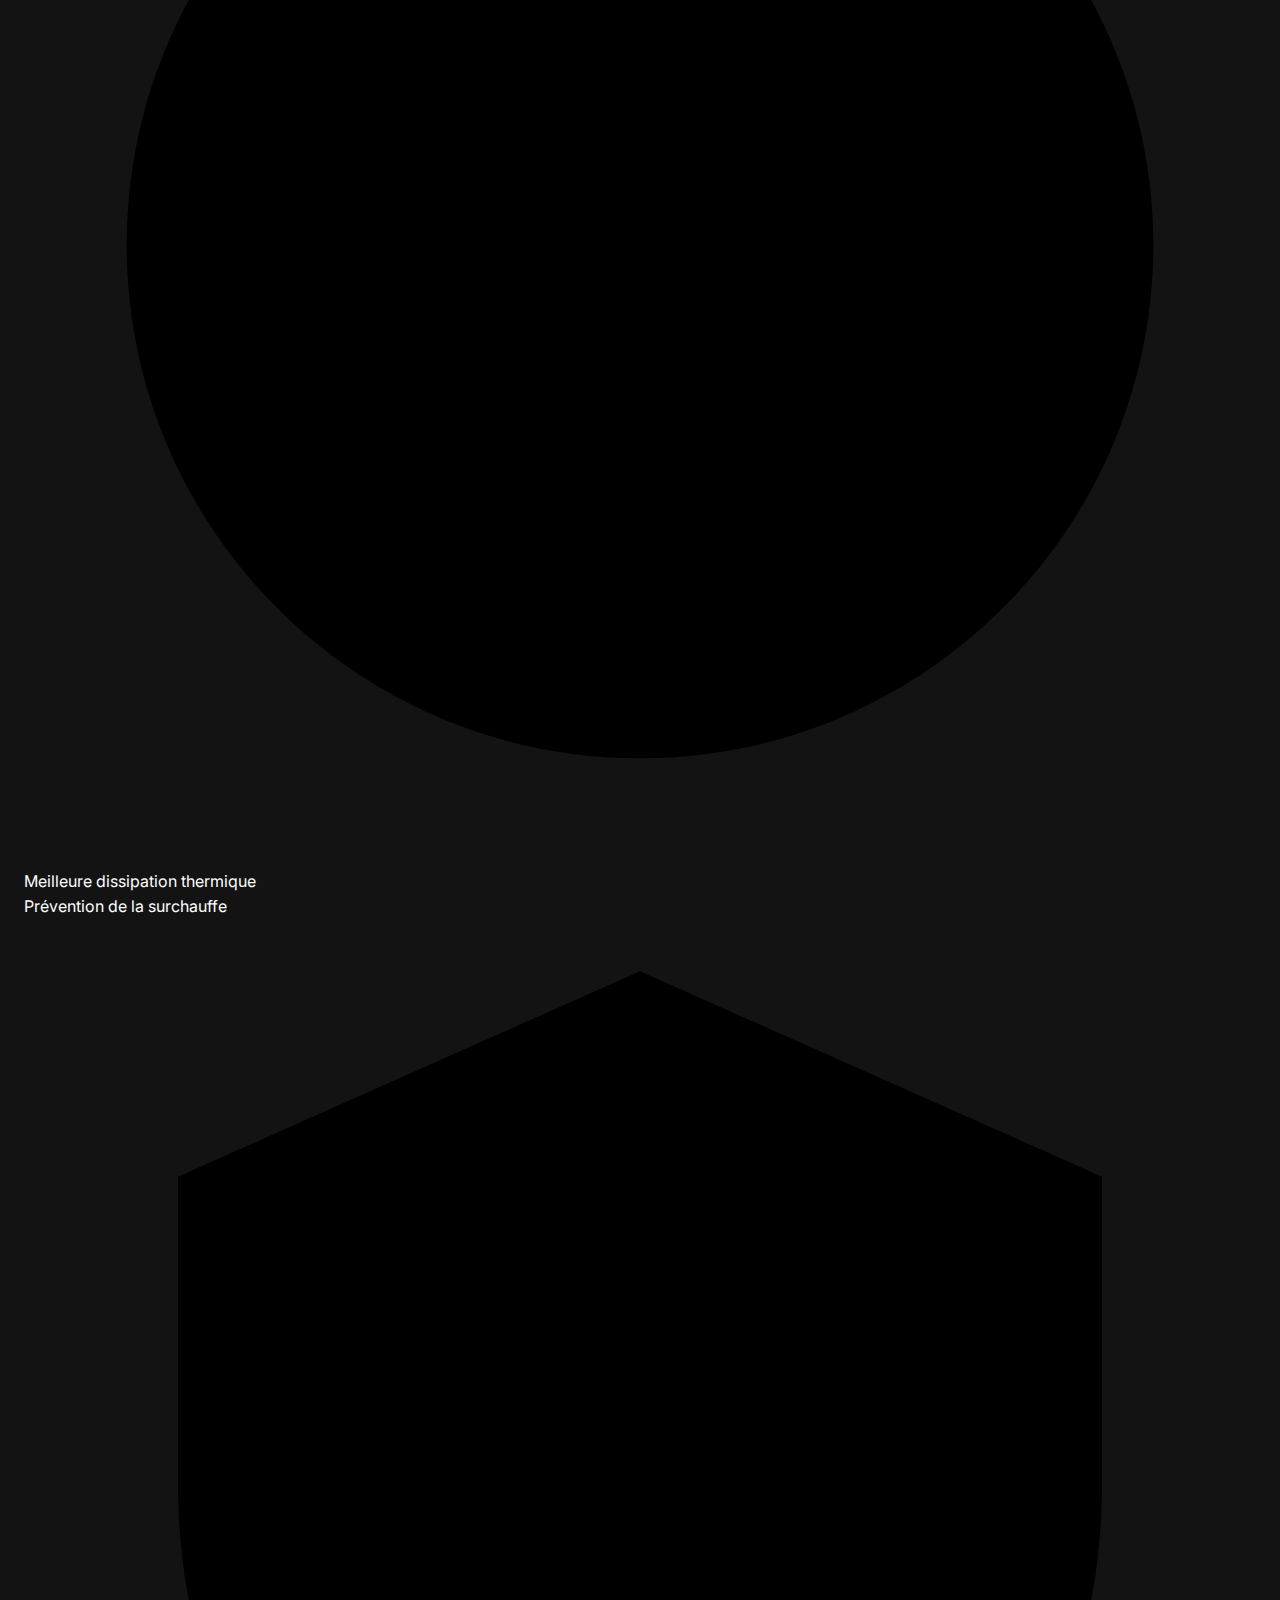
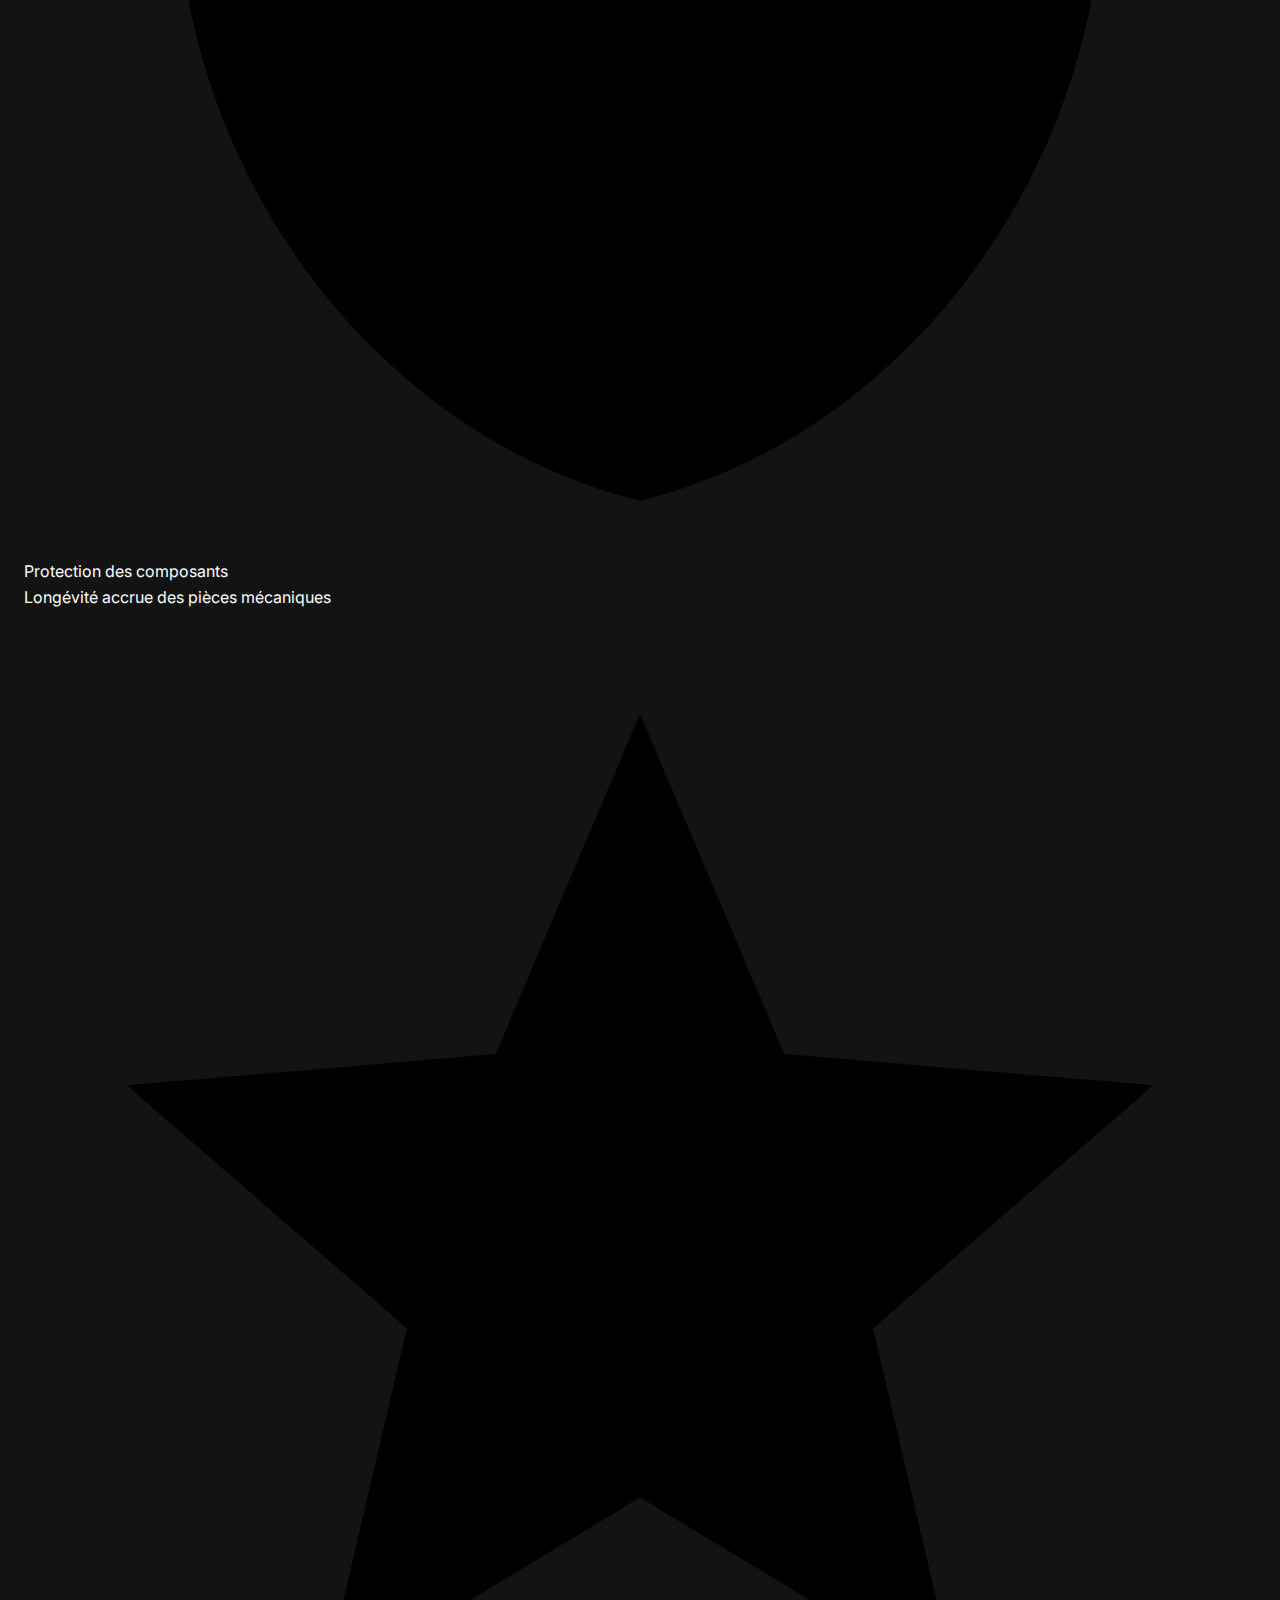
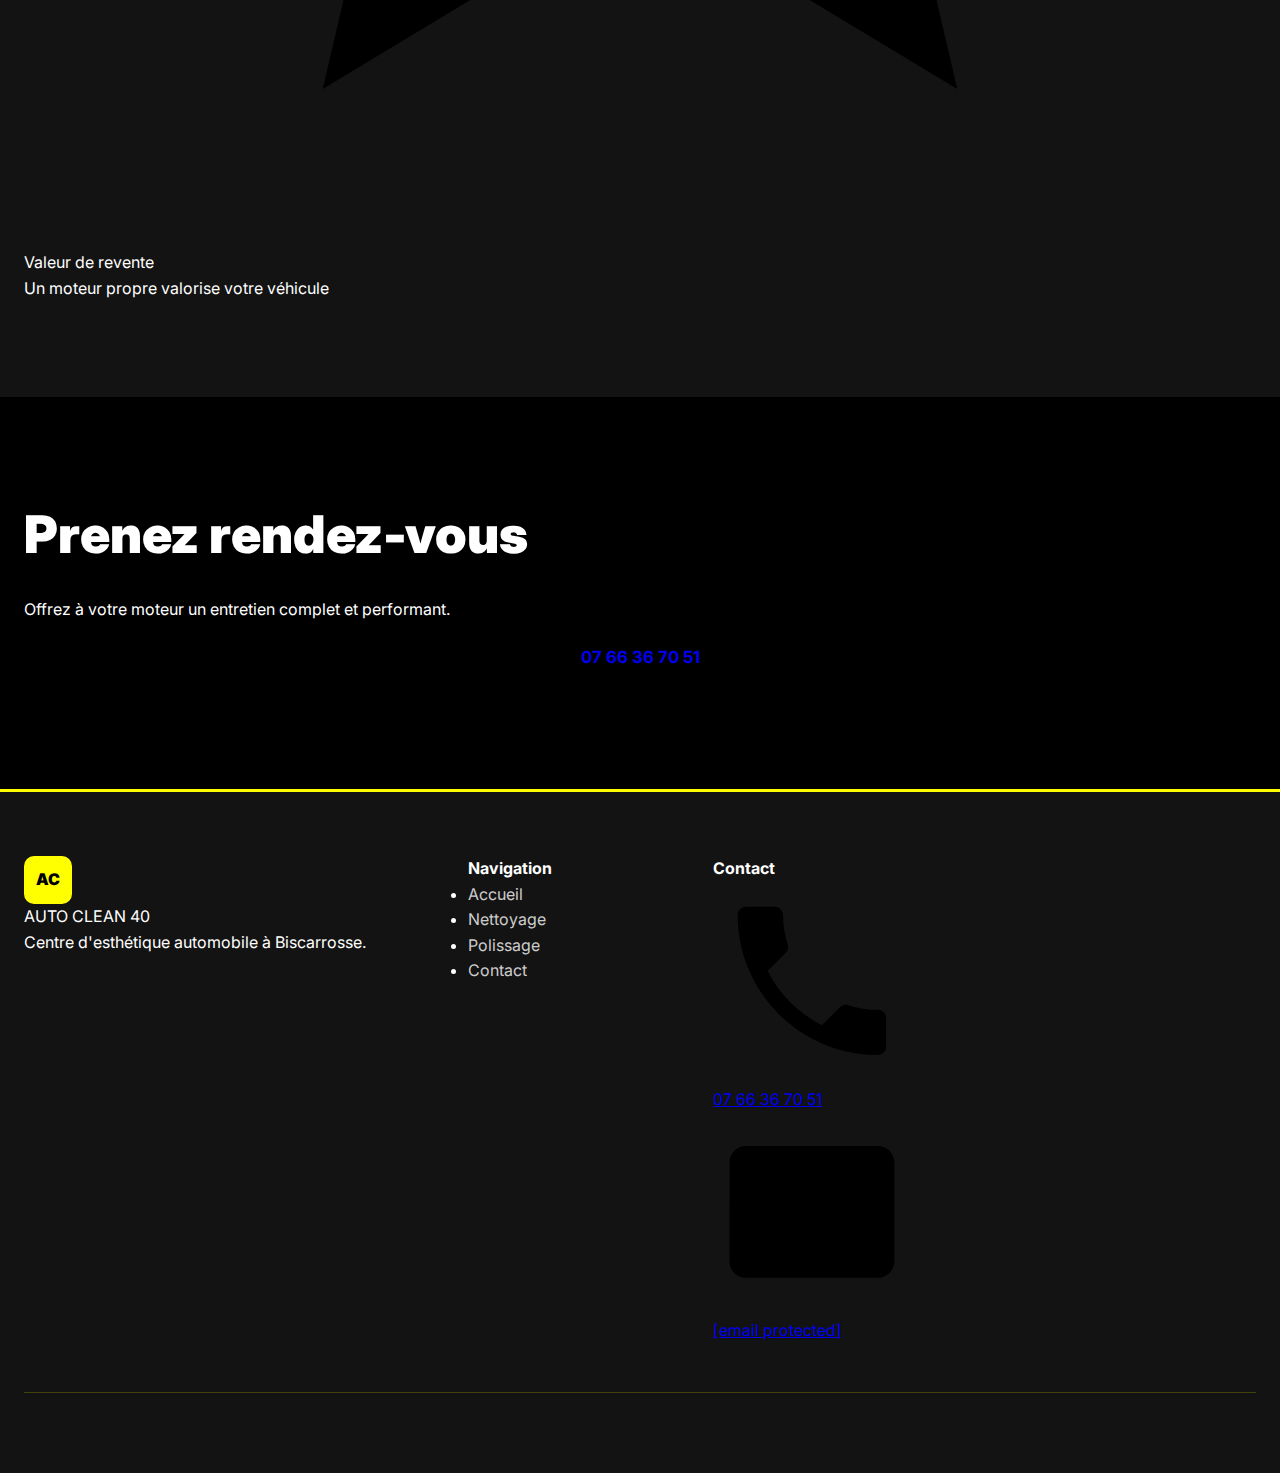
<file: nettoyage-moteur.html>
<!DOCTYPE html>
<html lang="fr">
<head>
    <meta charset="UTF-8">
    <meta name="viewport" content="width=device-width, initial-scale=1.0">
    <meta name="description" content="AUTO CLEAN 40 - Nettoyage moteur professionnel à Biscarrosse. Élimination des graisses et résidus. 70€.">
    <title>Nettoyage Moteur | AUTO CLEAN 40 Biscarrosse</title>
    <link href="https://fonts.googleapis.com/css2?family=Inter:wght@400;500;600;700;800&display=swap" rel="stylesheet">
    <link rel="stylesheet" href="css/style.css">
</head>
<body>
    <header class="header">
        <div class="header__top"><div class="container header__top-content"><div class="header__info"><div class="header__info-item"><svg viewBox="0 0 24 24"><path d="M12 2C8.13 2 5 5.13 5 9c0 5.25 7 13 7 13s7-7.75 7-13c0-3.87-3.13-7-7-7z"/></svg><span>491 Rue Forestière, 40600 Biscarrosse</span></div><div class="header__info-item"><svg viewBox="0 0 24 24"><path d="M6.62 10.79c1.44 2.83 3.76 5.14 6.59 6.59l2.2-2.2c.27-.27.67-.36 1.02-.24 1.12.37 2.33.57 3.57.57.55 0 1 .45 1 1V20c0 .55-.45 1-1 1-9.39 0-17-7.61-17-17 0-.55.45-1 1-1h3.5c.55 0 1 .45 1 1 0 1.25.2 2.45.57 3.57.11.35.03.74-.25 1.02l-2.2 2.2z"/></svg><a href="tel:+33766367051">07 66 36 70 51</a></div></div></div></div>
        <div class="header__main"><div class="container header__main-content"><a href="index.html" class="logo"><div class="logo__icon">AC</div><div class="logo__text">AUTO CLEAN <span>40</span></div></a><nav class="nav"><ul class="nav__list"><li class="nav__item"><a href="index.html" class="nav__link">Accueil</a></li><li class="nav__item nav__dropdown"><a href="#" class="nav__link nav__link--active">Nos Services</a><ul class="nav__dropdown-menu"><li><a href="polissage.html" class="nav__dropdown-link">★ Polissage Automobile Premium</a></li><li><a href="nettoyage-automobile.html" class="nav__dropdown-link">Nettoyage Automobile</a></li><li><a href="nettoyage-moteur.html" class="nav__dropdown-link">Nettoyage Moteur</a></li><li><a href="renovation-phares.html" class="nav__dropdown-link">Rénovation Optique de Phares</a></li><li><a href="entretien-domestique.html" class="nav__dropdown-link">Entretien Domestique</a></li></ul></li><li class="nav__item"><a href="abonnements.html" class="nav__link">Abonnements</a></li><li class="nav__item"><a href="contact.html" class="nav__link">Contact</a></li></ul><a href="tel:+33766367051" class="btn btn--primary">Contactez-nous</a></nav><button class="nav__toggle" aria-label="Menu"><span></span><span></span><span></span></button></div></div>
    </header>

    <section class="page-header"><div class="page-header__pattern"></div><div class="container page-header__content"><div class="page-header__breadcrumb"><a href="index.html">Accueil</a> <span>/</span> <span>Nettoyage Moteur</span></div><h1 class="page-header__title">Nettoyage <span class="text-yellow">Moteur</span></h1><p class="page-header__description">Le nettoyage moteur élimine graisses, poussières et résidus pour améliorer la performance et la durée de vie de votre moteur.</p></div></section>

    <section class="section">
        <div class="container">
            <div class="pricing__grid" style="max-width: 500px; margin: 0 auto;">
                <div class="pricing-card pricing-card--featured">
                    <h3 class="pricing-card__title">Nettoyage Moteur</h3>
                    <p class="pricing-card__subtitle">Entretien complet sous capot</p>
                    <div class="pricing-card__price"><span class="pricing-card__price-amount">70€</span></div>
                    <div class="pricing-card__features">
                        <div class="pricing-card__feature"><svg viewBox="0 0 24 24"><path d="M9 16.17L4.83 12l-1.42 1.41L9 19 21 7l-1.41-1.41z"/></svg><span>Rénovation plastiques et caches moteur</span></div>
                        <div class="pricing-card__feature"><svg viewBox="0 0 24 24"><path d="M9 16.17L4.83 12l-1.42 1.41L9 19 21 7l-1.41-1.41z"/></svg><span>Traitement surfaces plastiques sous capot</span></div>
                        <div class="pricing-card__feature"><svg viewBox="0 0 24 24"><path d="M9 16.17L4.83 12l-1.42 1.41L9 19 21 7l-1.41-1.41z"/></svg><span>Nettoyage et protection éléments plastiques</span></div>
                        <div class="pricing-card__feature"><svg viewBox="0 0 24 24"><path d="M9 16.17L4.83 12l-1.42 1.41L9 19 21 7l-1.41-1.41z"/></svg><span>Décontamination parties métalliques</span></div>
                        <div class="pricing-card__feature"><svg viewBox="0 0 24 24"><path d="M9 16.17L4.83 12l-1.42 1.41L9 19 21 7l-1.41-1.41z"/></svg><span>Revitalisation composants sous capot</span></div>
                        <div class="pricing-card__feature"><svg viewBox="0 0 24 24"><path d="M9 16.17L4.83 12l-1.42 1.41L9 19 21 7l-1.41-1.41z"/></svg><span>Dégraissage et entretien parties visibles</span></div>
                        <div class="pricing-card__feature"><svg viewBox="0 0 24 24"><path d="M9 16.17L4.83 12l-1.42 1.41L9 19 21 7l-1.41-1.41z"/></svg><span>Nettoyage détaillé et finition</span></div>
                    </div>
                    <p class="pricing-card__note">Produits professionnels sans danger pour l'électronique</p>
                    <a href="tel:+33766367051" class="btn btn--primary" style="width:100%">Réserver</a>
                </div>
            </div>
        </div>
    </section>

    <section class="section section--dark">
        <div class="container">
            <div class="about__content">
                <div class="about__text-content" style="max-width: 100%;">
                    <span class="about__subtitle">Pourquoi ?</span>
                    <h2 class="about__title">Les avantages du <span class="text-yellow">nettoyage moteur</span></h2>
                    <p class="about__text">Ce nettoyage professionnel optimise la dissipation thermique, prévient les surchauffes et prolonge la durée de vie des pièces mécaniques tout en protégeant les circuits électroniques grâce à des produits sécurisés.</p>
                    <div class="about__features" style="margin-top: 2rem;">
                        <div class="about__feature"><div class="about__feature-icon"><svg viewBox="0 0 24 24"><path d="M17 1H7c-1.1 0-2 .9-2 2v18c0 1.1.9 2 2 2h10c1.1 0 2-.9 2-2V3c0-1.1-.9-2-2-2z"/></svg></div><div><div class="about__feature-title">Détection de fuites</div><p class="about__feature-text">Un moteur propre facilite la détection rapide des problèmes</p></div></div>
                        <div class="about__feature"><div class="about__feature-icon"><svg viewBox="0 0 24 24"><path d="M12 2C6.48 2 2 6.48 2 12s4.48 10 10 10 10-4.48 10-10S17.52 2 12 2z"/></svg></div><div><div class="about__feature-title">Meilleure dissipation thermique</div><p class="about__feature-text">Prévention de la surchauffe</p></div></div>
                        <div class="about__feature"><div class="about__feature-icon"><svg viewBox="0 0 24 24"><path d="M12 1L3 5v6c0 5.55 3.84 10.74 9 12 5.16-1.26 9-6.45 9-12V5l-9-4z"/></svg></div><div><div class="about__feature-title">Protection des composants</div><p class="about__feature-text">Longévité accrue des pièces mécaniques</p></div></div>
                        <div class="about__feature"><div class="about__feature-icon"><svg viewBox="0 0 24 24"><path d="M12 17.27L18.18 21l-1.64-7.03L22 9.24l-7.19-.61L12 2 9.19 8.63 2 9.24l5.46 4.73L5.82 21z"/></svg></div><div><div class="about__feature-title">Valeur de revente</div><p class="about__feature-text">Un moteur propre valorise votre véhicule</p></div></div>
                    </div>
                </div>
            </div>
        </div>
    </section>

    <section class="cta"><div class="cta__pattern"></div><div class="container cta__content"><div class="cta__text"><h2 class="cta__title">Prenez rendez-vous</h2><p class="cta__description">Offrez à votre moteur un entretien complet et performant.</p></div><div class="cta__buttons"><a href="tel:+33766367051" class="btn btn--dark btn--large">07 66 36 70 51</a></div></div></section>

    <footer class="footer"><div class="container"><div class="footer__main"><div class="footer__brand"><div class="footer__logo"><div class="footer__logo-icon">AC</div><div class="footer__logo-text">AUTO CLEAN <span>40</span></div></div><p class="footer__description">Centre d'esthétique automobile à Biscarrosse.</p></div><div class="footer__column"><h4 class="footer__title">Navigation</h4><ul class="footer__links"><li><a href="index.html">Accueil</a></li><li><a href="nettoyage-automobile.html">Nettoyage</a></li><li><a href="polissage.html">Polissage</a></li><li><a href="contact.html">Contact</a></li></ul></div><div class="footer__column"><h4 class="footer__title">Contact</h4><div class="footer__contact-item"><svg viewBox="0 0 24 24"><path d="M6.62 10.79c1.44 2.83 3.76 5.14 6.59 6.59l2.2-2.2c.27-.27.67-.36 1.02-.24 1.12.37 2.33.57 3.57.57.55 0 1 .45 1 1V20c0 .55-.45 1-1 1-9.39 0-17-7.61-17-17 0-.55.45-1 1-1h3.5c.55 0 1 .45 1 1 0 1.25.2 2.45.57 3.57.11.35.03.74-.25 1.02l-2.2 2.2z"/></svg><a href="tel:+33766367051">07 66 36 70 51</a></div><div class="footer__contact-item"><svg viewBox="0 0 24 24"><path d="M20 4H4c-1.1 0-1.99.9-1.99 2L2 18c0 1.1.9 2 2 2h16c1.1 0 2-.9 2-2V6c0-1.1-.9-2-2-2z"/></svg><a href="/cdn-cgi/l/email-protection#94f5e1e0fbf7f8f1f5faa0a4a2a4a4d4f3f9f5fdf8baf7fbf9"><span class="__cf_email__" data-cfemail="09687c7d666a656c68673d393f3939496e64686065276a6664">[email&#160;protected]</span></a></div></div></div><div class="footer__bottom"><p class="f
</file>
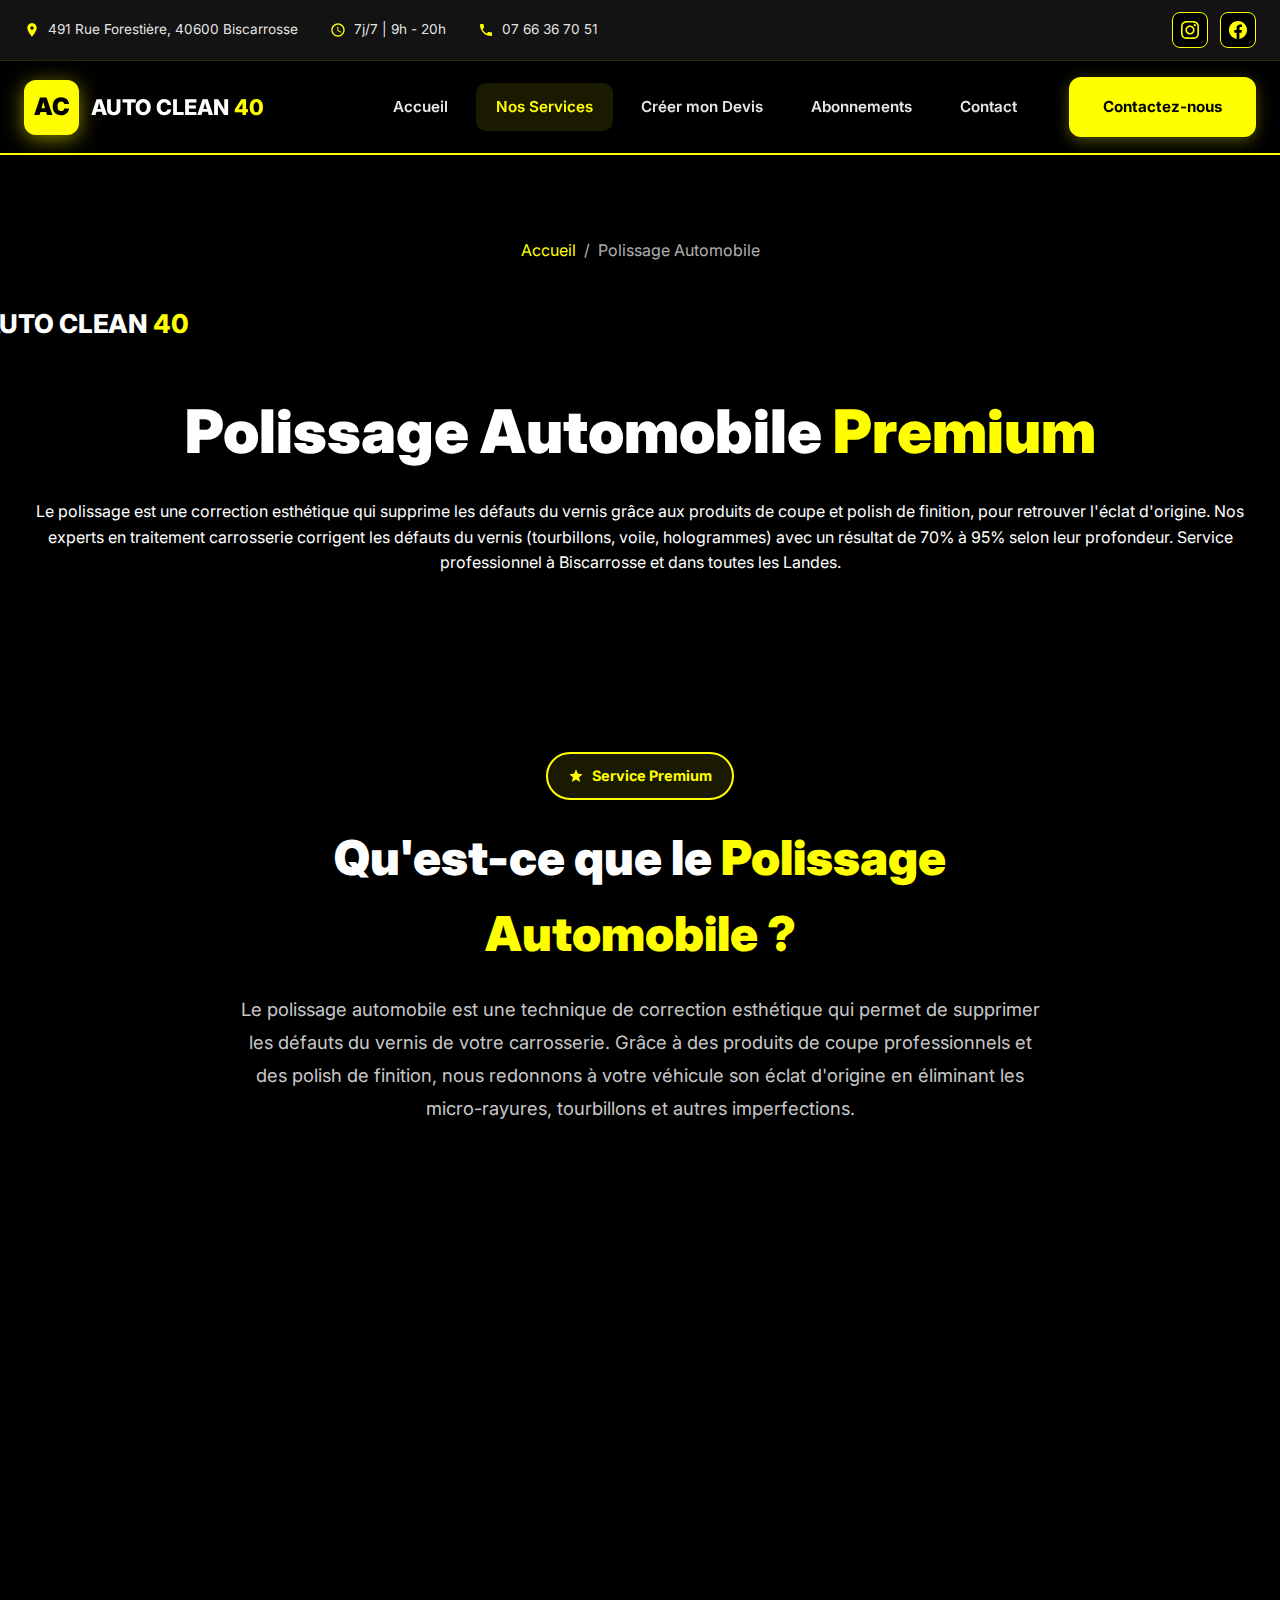
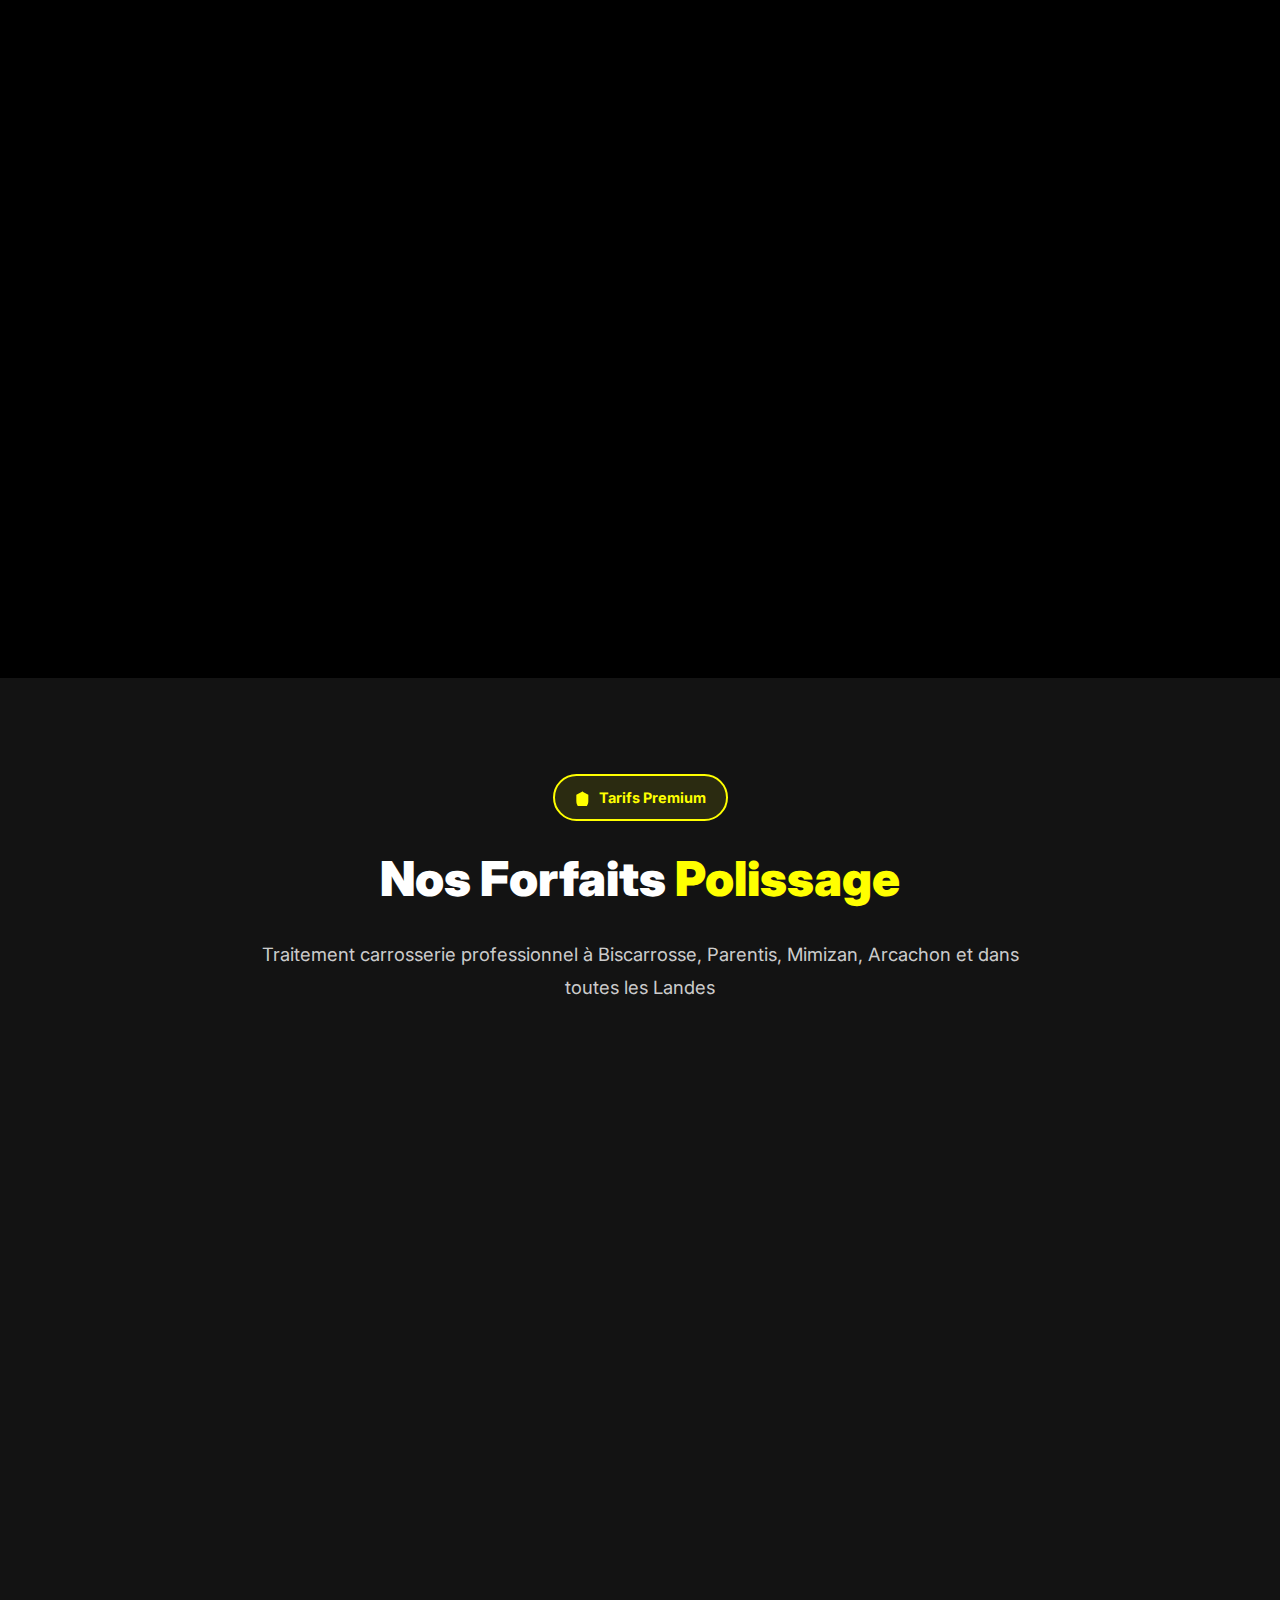
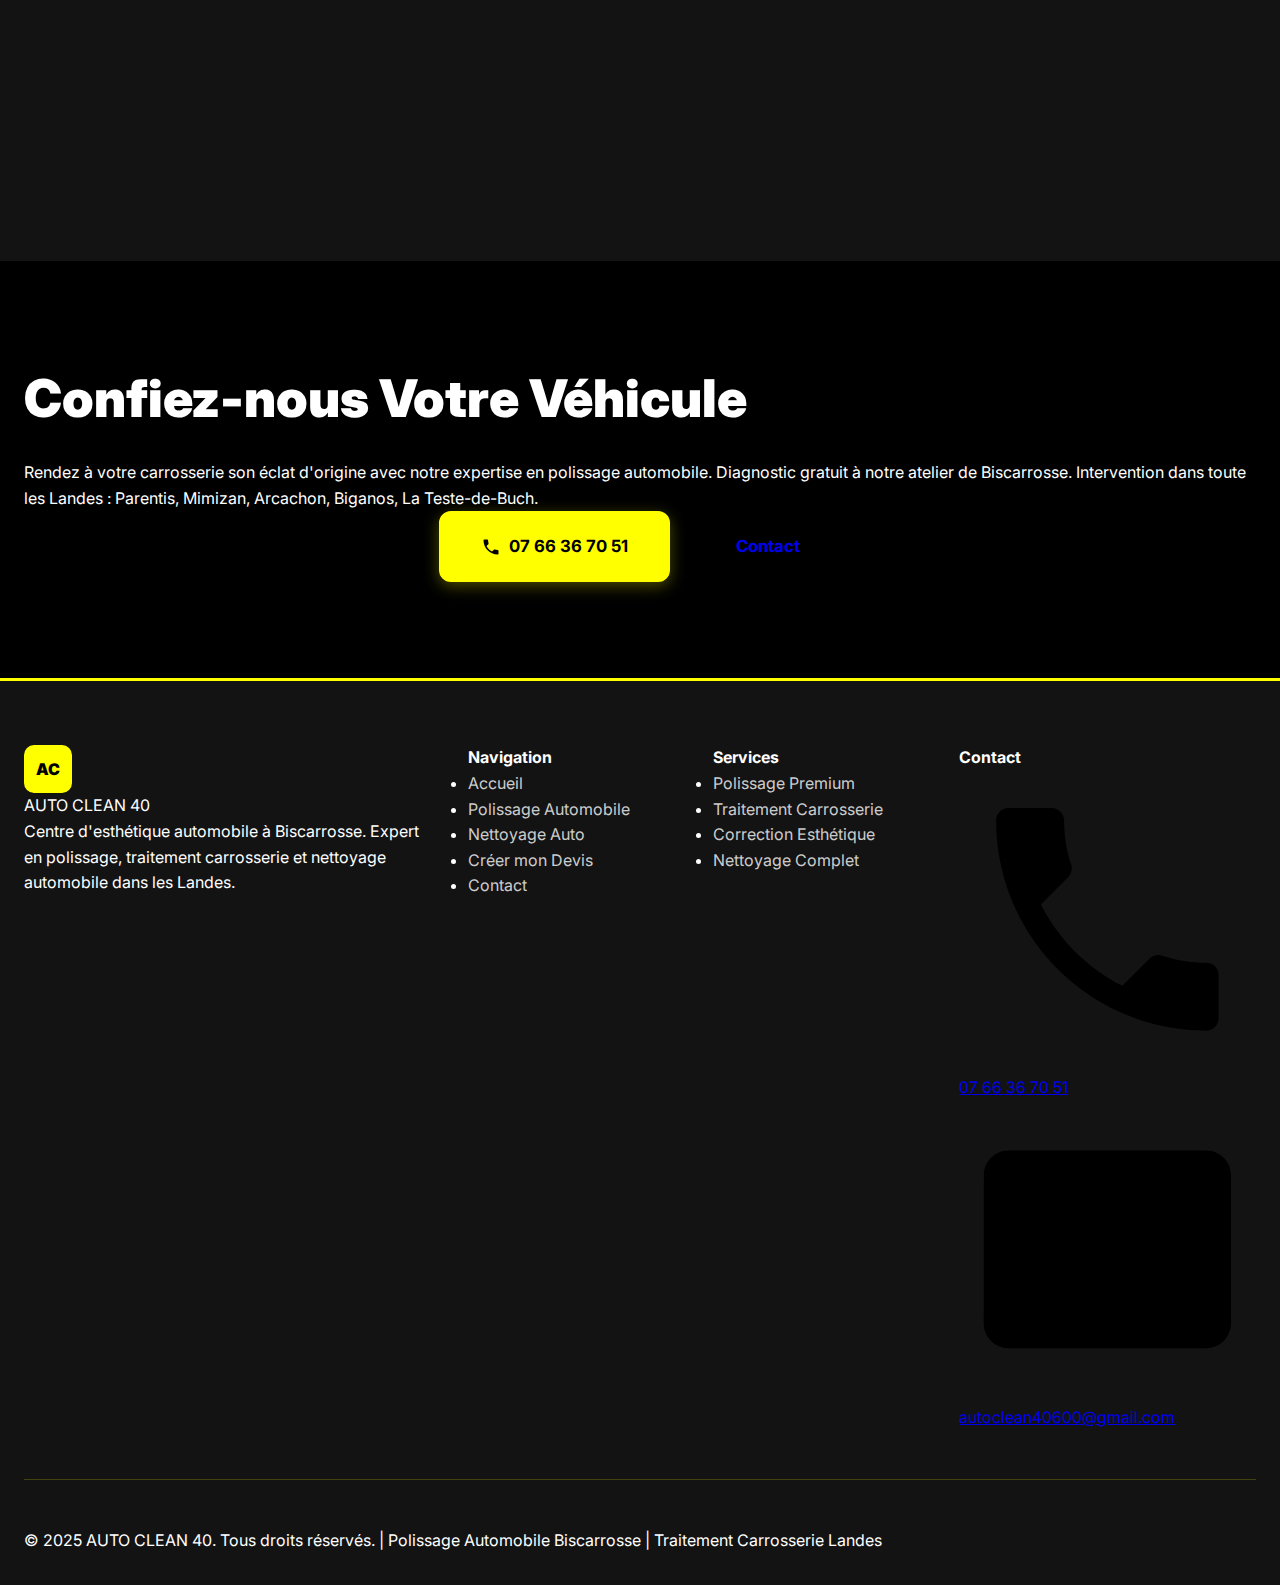
<file: polissage.html>
<!DOCTYPE html>
<html lang="fr">
<head>
    <meta charset="UTF-8">
    <meta name="viewport" content="width=device-width, initial-scale=1.0">
    <meta name="description" content="Polissage automobile premium à Biscarrosse. Correction esthétique, traitement carrosserie professionnel. AUTO CLEAN 40 - Experts polissage dans les Landes.">
    <meta name="keywords" content="polissage automobile Biscarrosse, correction carrosserie Landes, traitement auto Parentis, polissage voiture Mimizan, esthétique auto Arcachon">
    <title>Polissage Automobile Premium | Traitement Carrosserie Biscarrosse - AUTO CLEAN 40</title>
    <link href="https://fonts.googleapis.com/css2?family=Inter:wght@400;500;600;700;800&display=swap" rel="stylesheet">
    <link rel="stylesheet" href="css/style.css">
</head>
<body>
    <div class="info-marquee">
        <div class="marquee-content">
            <div class="marquee-item">
                <svg viewBox="0 0 24 24"><path d="M12 17.27L18.18 21l-1.64-7.03L22 9.24l-7.19-.61L12 2 9.19 8.63 2 9.24l5.46 4.73L5.82 21z"/></svg>
                Service Premium - Polissage Automobile Professionnel
            </div>
            <div class="marquee-item">
                <svg viewBox="0 0 24 24"><path d="M12 2C8.13 2 5 5.13 5 9c0 5.25 7 13 7 13s7-7.75 7-13c0-3.87-3.13-7-7-7z"/></svg>
                Biscarrosse Parentis Mimizan Arcachon Landes
            </div>
            <div class="marquee-item">
                <svg viewBox="0 0 24 24"><path d="M6.62 10.79c1.44 2.83 3.76 5.14 6.59 6.59l2.2-2.2c.27-.27.67-.36 1.02-.24 1.12.37 2.33.57 3.57.57.55 0 1 .45 1 1V20c0 .55-.45 1-1 1-9.39 0-17-7.61-17-17 0-.55.45-1 1-1h3.5c.55 0 1 .45 1 1 0 1.25.2 2.45.57 3.57.11.35.03.74-.25 1.02l-2.2 2.2z"/></svg>
                07 66 36 70 51
            </div>
            <div class="marquee-item">
                <svg viewBox="0 0 24 24"><path d="M11.99 2C6.47 2 2 6.48 2 12s4.47 10 9.99 10C17.52 22 22 17.52 22 12S17.52 2 11.99 2zM12 20c-4.42 0-8-3.58-8-8s3.58-8 8-8 8 3.58 8 8-3.58 8-8 8zm.5-13H11v6l5.25 3.15.75-1.23-4.5-2.67z"/></svg>
                Correction esthétique jusqu'à 95%
            </div>
        </div>
    </div>

    <header class="header">
        <div class="header__top">
            <div class="container header__top-content">
                <div class="header__info">
                    <div class="header__info-item">
                        <svg viewBox="0 0 24 24"><path d="M12 2C8.13 2 5 5.13 5 9c0 5.25 7 13 7 13s7-7.75 7-13c0-3.87-3.13-7-7-7zm0 9.5c-1.38 0-2.5-1.12-2.5-2.5s1.12-2.5 2.5-2.5 2.5 1.12 2.5 2.5-1.12 2.5-2.5 2.5z"/></svg>
                        <span>491 Rue Forestière, 40600 Biscarrosse</span>
                    </div>
                    <div class="header__info-item">
                        <svg viewBox="0 0 24 24"><path d="M11.99 2C6.47 2 2 6.48 2 12s4.47 10 9.99 10C17.52 22 22 17.52 22 12S17.52 2 11.99 2zM12 20c-4.42 0-8-3.58-8-8s3.58-8 8-8 8 3.58 8 8-3.58 8-8 8zm.5-13H11v6l5.25 3.15.75-1.23-4.5-2.67z"/></svg>
                        <span>7j/7 | 9h - 20h</span>
                    </div>
                    <div class="header__info-item">
                        <svg viewBox="0 0 24 24"><path d="M6.62 10.79c1.44 2.83 3.76 5.14 6.59 6.59l2.2-2.2c.27-.27.67-.36 1.02-.24 1.12.37 2.33.57 3.57.57.55 0 1 .45 1 1V20c0 .55-.45 1-1 1-9.39 0-17-7.61-17-17 0-.55.45-1 1-1h3.5c.55 0 1 .45 1 1 0 1.25.2 2.45.57 3.57.11.35.03.74-.25 1.02l-2.2 2.2z"/></svg>
                        <a href="tel:+33766367051">07 66 36 70 51</a>
                    </div>
                </div>
                <div class="header__social">
                    <a href="https://www.instagram.com/auto_clean40/" target="_blank" aria-label="Instagram">
                        <svg viewBox="0 0 24 24"><path d="M12 2.163c3.204 0 3.584.012 4.85.07 3.252.148 4.771 1.691 4.919 4.919.058 1.265.069 1.645.069 4.849 0 3.205-.012 3.584-.069 4.849-.149 3.225-1.664 4.771-4.919 4.919-1.266.058-1.644.07-4.85.07-3.204 0-3.584-.012-4.849-.07-3.26-.149-4.771-1.699-4.919-4.92-.058-1.265-.07-1.644-.07-4.849 0-3.204.013-3.583.07-4.849.149-3.227 1.664-4.771 4.919-4.919 1.266-.057 1.645-.069 4.849-.069zm0-2.163c-3.259 0-3.667.014-4.947.072-4.358.2-6.78 2.618-6.98 6.98-.059 1.281-.073 1.689-.073 4.948 0 3.259.014 3.668.072 4.948.2 4.358 2.618 6.78 6.98 6.98 1.281.058 1.689.072 4.948.072 3.259 0 3.668-.014 4.948-.072 4.354-.2 6.782-2.618 6.979-6.98.059-1.28.073-1.689.073-4.948 0-3.259-.014-3.667-.072-4.947-.196-4.354-2.617-6.78-6.979-6.98-1.281-.059-1.69-.073-4.949-.073zm0 5.838c-3.403 0-6.162 2.759-6.162 6.162s2.759 6.163 6.162 6.163 6.162-2.759 6.162-6.163c0-3.403-2.759-6.162-6.162-6.162zm0 10.162c-2.209 0-4-1.79-4-4 0-2.209 1.791-4 4-4s4 1.791 4 4c0 2.21-1.791 4-4 4zm6.406-11.845c-.796 0-1.441.645-1.441 1.44s.645 1.44 1.441 1.44c.795 0 1.439-.645 1.439-1.44s-.644-1.44-1.439-1.44z"/></svg>
                    </a>
                    <a href="https://www.facebook.com/autoclean40/" target="_blank" aria-label="Facebook">
                        <svg viewBox="0 0 24 24"><path d="M24 12.073c0-6.627-5.373-12-12-12s-12 5.373-12 12c0 5.99 4.388 10.954 10.125 11.854v-8.385H7.078v-3.47h3.047V9.43c0-3.007 1.792-4.669 4.533-4.669 1.312 0 2.686.235 2.686.235v2.953H15.83c-1.491 0-1.956.925-1.956 1.874v2.25h3.328l-.532 3.47h-2.796v8.385C19.612 23.027 24 18.062 24 12.073z"/></svg>
                    </a>
                </div>
            </div>
        </div>
        <div class="header__main">
            <div class="container header__main-content">
                <a href="index.html" class="logo">
                    <div class="logo__icon">AC</div>
                    <div class="logo__text">AUTO CLEAN <span>40</span></div>
                </a>
                <nav class="nav">
                    <ul class="nav__list">
                        <li class="nav__item"><a href="index.html" class="nav__link">Accueil</a></li>
                        <li class="nav__item nav__dropdown">
                            <a href="#" class="nav__link nav__link--active">Nos Services</a>
                            <ul class="nav__dropdown-menu">
                                <li><a href="polissage.html" class="nav__dropdown-link">★ Polissage Automobile Premium</a></li>
                                <li><a href="nettoyage-automobile.html" class="nav__dropdown-link">Nettoyage Automobile</a></li>
                                <li><a href="nettoyage-moteur.html" class="nav__dropdown-link">Nettoyage Moteur</a></li>
                                <li><a href="renovation-phares.html" class="nav__dropdown-link">Rénovation Phares</a></li>
                                <li><a href="entretien-domestique.html" class="nav__dropdown-link">Entretien Domestique</a></li>
                            </ul>
                        </li>
                        <li class="nav__item"><a href="devis.html" class="nav__link">Créer mon Devis</a></li>
                        <li class="nav__item"><a href="abonnements.html" class="nav__link">Abonnements</a></li>
                        <li class="nav__item"><a href="contact.html" class="nav__link">Contact</a></li>
                    </ul>
                    <a href="tel:+33766367051" class="btn btn--primary">Contactez-nous</a>
                </nav>
                <button class="nav__toggle" aria-label="Menu"><span></span><span></span><span></span></button>
            </div>
        </div>
    </header>

    <section class="page-header">
        <div class="page-header__pattern"></div>
        <div class="container page-header__content">
            <div class="page-header__breadcrumb">
                <a href="index.html">Accueil</a> <span>/</span> <span>Polissage Automobile</span>
            </div>
            <div class="logo" style="margin: 2rem auto; transform: scale(1.2);">
                <div class="logo__icon">AC</div>
                <div class="logo__text">AUTO CLEAN <span>40</span></div>
            </div>
            <h1 class="page-header__title">Polissage Automobile <span class="text-yellow">Premium</span></h1>
            <p class="page-header__description">Le polissage est une correction esthétique qui supprime les défauts du vernis grâce aux produits de coupe et polish de finition, pour retrouver l'éclat d'origine. Nos experts en traitement carrosserie corrigent les défauts du vernis (tourbillons, voile, hologrammes) avec un résultat de 70% à 95% selon leur profondeur. Service professionnel à Biscarrosse et dans toutes les Landes.</p>
        </div>
    </section>

    <section class="section">
        <div class="container">
            <div class="section__header">
                <div class="section__badge">
                    <svg width="16" height="16" viewBox="0 0 24 24" fill="currentColor"><path d="M12 17.27L18.18 21l-1.64-7.03L22 9.24l-7.19-.61L12 2 9.19 8.63 2 9.24l5.46 4.73L5.82 21z"/></svg>
                    Service Premium
                </div>
                <h2 class="section__title">Qu'est-ce que le <span class="text-yellow">Polissage Automobile ?</span></h2>
                <p class="section__description">Le polissage automobile est une technique de correction esthétique qui permet de supprimer les défauts du vernis de votre carrosserie. Grâce à des produits de coupe professionnels et des polish de finition, nous redonnons à votre véhicule son éclat d'origine en éliminant les micro-rayures, tourbillons et autres imperfections.</p>
            </div>

            <div class="services-grid" style="margin-top: 4rem;">
                <div class="service-card">
                    <div class="service-card__icon">
                        <svg viewBox="0 0 24 24" fill="currentColor"><path d="M12 17.27L18.18 21l-1.64-7.03L22 9.24l-7.19-.61L12 2 9.19 8.63 2 9.24l5.46 4.73L5.82 21z"/></svg>
                    </div>
                    <h3 class="service-card__title">Correction jusqu'à 95%</h3>
                    <p class="service-card__description">Élimination des tourbillons, micro-rayures et défauts du vernis avec des résultats exceptionnels selon la profondeur des défauts.</p>
                </div>
                
                <div class="service-card">
                    <div class="service-card__icon">
                        <svg viewBox="0 0 24 24" fill="currentColor"><path d="M12 4.5C7 4.5 2.73 7.61 1 12c1.73 4.39 6 7.5 11 7.5s9.27-3.11 11-7.5c-1.73-4.39-6-7.5-11-7.5z"/></svg>
                    </div>
                    <h3 class="service-card__title">Préservation du Vernis</h3>
                    <p class="service-card__description">Contrôle de l'épaisseur du vernis garanti sur tous les panneaux avant intervention pour préserver l'intégrité de votre carrosserie.</p>
                </div>
                
                <div class="service-card">
                    <div class="service-card__icon">
                        <svg viewBox="0 0 24 24" fill="currentColor"><path d="M12 1L3 5v6c0 5.55 3.84 10.74 9 12 5.16-1.26 9-6.45 9-12V5l-9-4z"/></svg>
                    </div>
                    <h3 class="service-card__title">Protection Optimale</h3>
                    <p class="service-card__description">Surface parfaitement préparée pour l'application d'une cire protectrice ou d'un traitement céramique longue durée.</p>
                </div>
                
                <div class="service-card">
                    <div class="service-card__icon">
                        <svg viewBox="0 0 24 24" fill="currentColor"><path d="M16 6l2.29 2.29-4.88 4.88-4-4L2 16.59 3.41 18l6-6 4 4 6.3-6.29L22 12V6z"/></svg>
                    </div>
                    <h3 class="service-card__title">Valorisation du Véhicule</h3>
                    <p class="service-card__description">Maintien de la valeur de revente grâce à une carrosserie impeccable et une protection durable contre les agressions extérieures.</p>
                </div>
            </div>
        </div>
    </section>

    <section class="section section--dark">
        <div class="container">
            <div class="section__header">
                <div class="section__badge">
                    <svg width="16" height="16" viewBox="0 0 24 24" fill="currentColor"><path d="M12 2L2 7v10c0 5.55 3.84 10.74 9 12 5.16-1.26 9-6.45 9-12V7l-10-5z"/></svg>
                    Tarifs Premium
                </div>
                <h2 class="section__title">Nos Forfaits <span class="text-yellow">Polissage</span></h2>
                <p class="section__description">Traitement carrosserie professionnel à Biscarrosse, Parentis, Mimizan, Arcachon et dans toutes les Landes</p>
            </div>

            <div class="pricing__grid" style="margin-top: 3rem;">
                <div class="pricing-card pricing-card--featured">
                    <div class="pricing-card__badge">Service Premium</div>
                    <h3 class="pricing-card__title">Polissage Intégral</h3>
                    <p class="pricing-card__subtitle">Correction esthétique complète</p>
                    <div class="pricing-card__price">
                        <span class="pricing-card__price-amount">550€ <span>à partir de</span></span>
                    </div>
                    <div class="pricing-card__features">
                        <div class="pricing-card__feature">
                            <svg viewBox="0 0 24 24"><path d="M9 16.17L4.83 12l-1.42 1.41L9 19 21 7l-1.41-1.41z"/></svg>
                            <span>Nettoyage + décontamination complète</span>
                        </div>
                        <div class="pricing-card__feature">
                            <svg viewBox="0 0 24 24"><path d="M9 16.17L4.83 12l-1.42 1.41L9 19 21 7l-1.41-1.41z"/></svg>
                            <span>Mesure d'épaisseur sur tous les panneaux</span>
                        </div>
                        <div class="pricing-card__feature">
                            <svg viewBox="0 0 24 24"><path d="M9 16.17L4.83 12l-1.42 1.41L9 19 21 7l-1.41-1.41z"/></svg>
                            <span>Correction en plusieurs étapes (coupe, polish, finition)</span>
                        </div>
                        <div class="pricing-card__feature">
                            <svg viewBox="0 0 24 24"><path d="M9 16.17L4.83 12l-1.42 1.41L9 19 21 7l-1.41-1.41z"/></svg>
                            <span>Traitement minutieux des zones sensibles</span>
                        </div>
                        <div class="pricing-card__feature">
                            <svg viewBox="0 0 24 24"><path d="M9 16.17L4.83 12l-1.42 1.41L9 19 21 7l-1.41-1.41z"/></svg>
                            <span>Contrôle qualité professionnel</span>
                        </div>
                    </div>
                    <p class="pricing-card__note">Durée : 2 à 3 jours selon véhicule. Prix variable selon état et taille du véhicule.</p>
                    <a href="devis.html" class="btn btn--primary" style="width:100%">Créer mon Devis</a>
                </div>

                <div class="pricing-card">
                    <h3 class="pricing-card__title">Polissage Localisé</h3>
                    <p class="pricing-card__subtitle">Correction sur élément spécifique</p>
                    <div class="pricing-card__price">
                        <span class="pricing-card__price-amount">Sur devis</span>
                    </div>
                    <div class="pricing-card__features">
                        <div class="pricing-card__feature">
                            <svg viewBox="0 0 24 24"><path d="M9 16.17L4.83 12l-1.42 1.41L9 19 21 7l-1.41-1.41z"/></svg>
                            <span>Correction sur un ou plusieurs éléments (capot, aile, porte)</span>
                        </div>
                        <div class="pricing-card__feature">
                            <svg viewBox="0 0 24 24"><path d="M9 16.17L4.83 12l-1.42 1.41L9 19 21 7l-1.41-1.41z"/></svg>
                            <span>Idéal pour défauts concentrés sur une zone</span>
                        </div>
                        <div class="pricing-card__feature">
                            <svg viewBox="0 0 24 24"><path d="M9 16.17L4.83 12l-1.42 1.41L9 19 21 7l-1.41-1.41z"/></svg>
                            <span>Diagnostic préalable gratuit</span>
                        </div>
                        <div class="pricing-card__feature">
                            <svg viewBox="0 0 24 24"><path d="M9 16.17L4.83 12l-1.42 1.41L9 19 21 7l-1.41-1.41z"/></svg>
                            <span>Harmonisation visuelle avec le reste du véhicule</span>
                        </div>
                        <div class="pricing-card__feature">
                            <svg viewBox="0 0 24 24"><path d="M9 16.17L4.83 12l-1.42 1.41L9 19 21 7l-1.41-1.41z"/></svg>
                            <span>Intervention rapide possible</span>
                        </div>
                    </div>
                    <p class="pricing-card__note">Solution économique pour traiter un élément endommagé</p>
                    <a href="contact.html" class="btn btn--outline" style="width:100%">Demander un Devis</a>
                </div>

                <div class="pricing-card">
                    <h3 class="pricing-card__title">Application de Cire</h3>
                    <p class="pricing-card__subtitle">Protection recommandée</p>
                    <div class="pricing-card__price">
                        <span class="pricing-card__price-amount">120€ <span>à partir de</span></span>
                    </div>
                    <div class="pricing-card__features">
                        <div class="pricing-card__feature">
                            <svg viewBox="0 0 24 24"><path d="M9 16.17L4.83 12l-1.42 1.41L9 19 21 7l-1.41-1.41z"/></svg>
                            <span>Cire synthétique : protection 3-6 mois</span>
                        </div>
                        <div class="pricing-card__feature">
                            <svg viewBox="0 0 24 24"><path d="M9 16.17L4.83 12l-1.42 1.41L9 19 21 7l-1.41-1.41z"/></svg>
                            <span>Cire naturelle : rendu profond 2-4 mois</span>
                        </div>
                        <div class="pricing-card__feature">
                            <svg viewBox="0 0 24 24"><path d="M9 16.17L4.83 12l-1.42 1.41L9 19 21 7l-1.41-1.41z"/></svg>
                            <span>Cire polymères avancés : durabilité 6-12 mois</span>
                        </div>
                        <div class="pricing-card__feature">
                            <svg viewBox="0 0 24 24"><path d="M9 16.17L4.83 12l-1.42 1.41L9 19 21 7l-1.41-1.41z"/></svg>
                            <span>Protection maximale contre UV et intempéries</span>
                        </div>
                    </div>
                    <p class="pricing-card__note">Vivement recommandé après polissage pour maintenir les résultats</p>
                    <a href="tel:+33766367051" class="btn btn--primary" style="width:100%">Contactez-nous</a>
                </div>
            </div>
        </div>
    </section>

    <section class="cta">
        <div class="cta__pattern"></div>
        <div class="container cta__content">
            <div class="cta__text">
                <h2 class="cta__title">Confiez-nous Votre Véhicule</h2>
                <p class="cta__description">Rendez à votre carrosserie son éclat d'origine avec notre expertise en polissage automobile. Diagnostic gratuit à notre atelier de Biscarrosse. Intervention dans toute les Landes : Parentis, Mimizan, Arcachon, Biganos, La Teste-de-Buch.</p>
            </div>
            <div class="cta__buttons">
                <a href="tel:+33766367051" class="btn btn--primary btn--large">
                    <svg width="20" height="20" viewBox="0 0 24 24" fill="currentColor"><path d="M6.62 10.79c1.44 2.83 3.76 5.14 6.59 6.59l2.2-2.2c.27-.27.67-.36 1.02-.24 1.12.37 2.33.57 3.57.57.55 0 1 .45 1 1V20c0 .55-.45 1-1 1-9.39 0-17-7.61-17-17 0-.55.45-1 1-1h3.5c.55 0 1 .45 1 1 0 1.25.2 2.45.57 3.57.11.35.03.74-.25 1.02l-2.2 2.2z"/></svg>
                    07 66 36 70 51
                </a>
                <a href="contact.html" class="btn btn--dark btn--large">Contact</a>
            </div>
        </div>
    </section>

    <footer class="footer">
        <div class="container">
            <div class="footer__main">
                <div class="footer__brand">
                    <div class="footer__logo">
                        <div class="footer__logo-icon">AC</div>
                        <div class="footer__logo-text">AUTO CLEAN <span>40</span></div>
                    </div>
                    <p class="footer__description">Centre d'esthétique automobile à Biscarrosse. Expert en polissage, traitement carrosserie et nettoyage automobile dans les Landes.</p>
                </div>
                <div class="footer__column">
                    <h4 class="footer__title">Navigation</h4>
                    <ul class="footer__links">
                        <li><a href="index.html">Accueil</a></li>
                        <li><a href="polissage.html">Polissage Automobile</a></li>
                        <li><a href="nettoyage-automobile.html">Nettoyage Auto</a></li>
                        <li><a href="devis.html">Créer mon Devis</a></li>
                        <li><a href="contact.html">Contact</a></li>
                    </ul>
                </div>
                <div class="footer__column">
                    <h4 class="footer__title">Services</h4>
                    <ul class="footer__links">
                        <li><a href="polissage.html">Polissage Premium</a></li>
                        <li><a href="polissage.html">Traitement Carrosserie</a></li>
                        <li><a href="polissage.html">Correction Esthétique</a></li>
                        <li><a href="nettoyage-automobile.html">Nettoyage Complet</a></li>
                    </ul>
                </div>
                <div class="footer__column">
                    <h4 class="footer__title">Contact</h4>
                    <div class="footer__contact-item">
                        <svg viewBox="0 0 24 24"><path d="M6.62 10.79c1.44 2.83 3.76 5.14 6.59 6.59l2.2-2.2c.27-.27.67-.36 1.02-.24 1.12.37 2.33.57 3.57.57.55 0 1 .45 1 1V20c0 .55-.45 1-1 1-9.39 0-17-7.61-17-17 0-.55.45-1 1-1h3.5c.55 0 1 .45 1 1 0 1.25.2 2.45.57 3.57.11.35.03.74-.25 1.02l-2.2 2.2z"/></svg>
                        <a href="tel:+33766367051">07 66 36 70 51</a>
                    </div>
                    <div class="footer__contact-item">
                        <svg viewBox="0 0 24 24"><path d="M20 4H4c-1.1 0-1.99.9-1.99 2L2 18c0 1.1.9 2 2 2h16c1.1 0 2-.9 2-2V6c0-1.1-.9-2-2-2z"/></svg>
                        <a href="mailto:autoclean40600@gmail.com">autoclean40600@gmail.com</a>
                    </div>
                </div>
            </div>
            <div class="footer__bottom">
                <p class="footer__copyright">© 2025 AUTO CLEAN 40. Tous droits réservés. | Polissage Automobile Biscarrosse | Traitement Carrosserie Landes</p>
            </div>
        </div>
    </footer>

    <script src="js/main.js"></script>
</body>
</html>
</file>
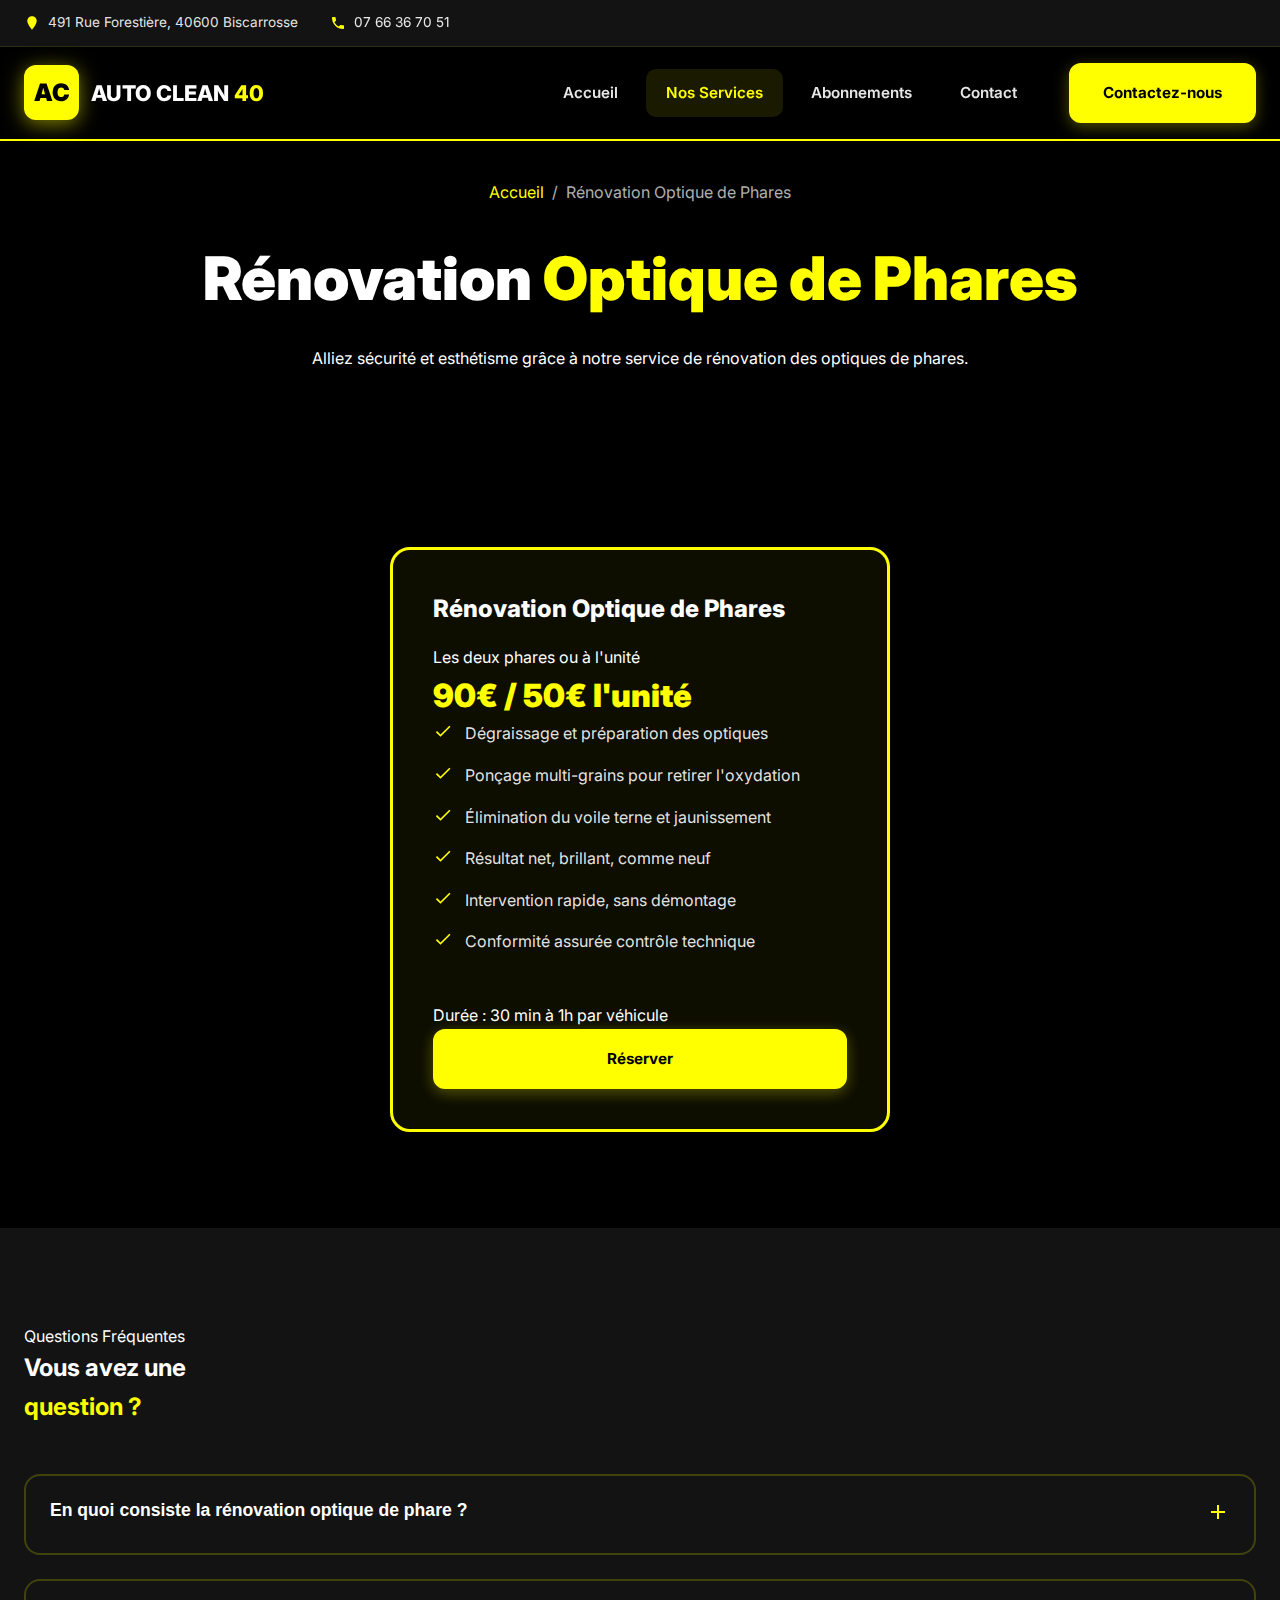
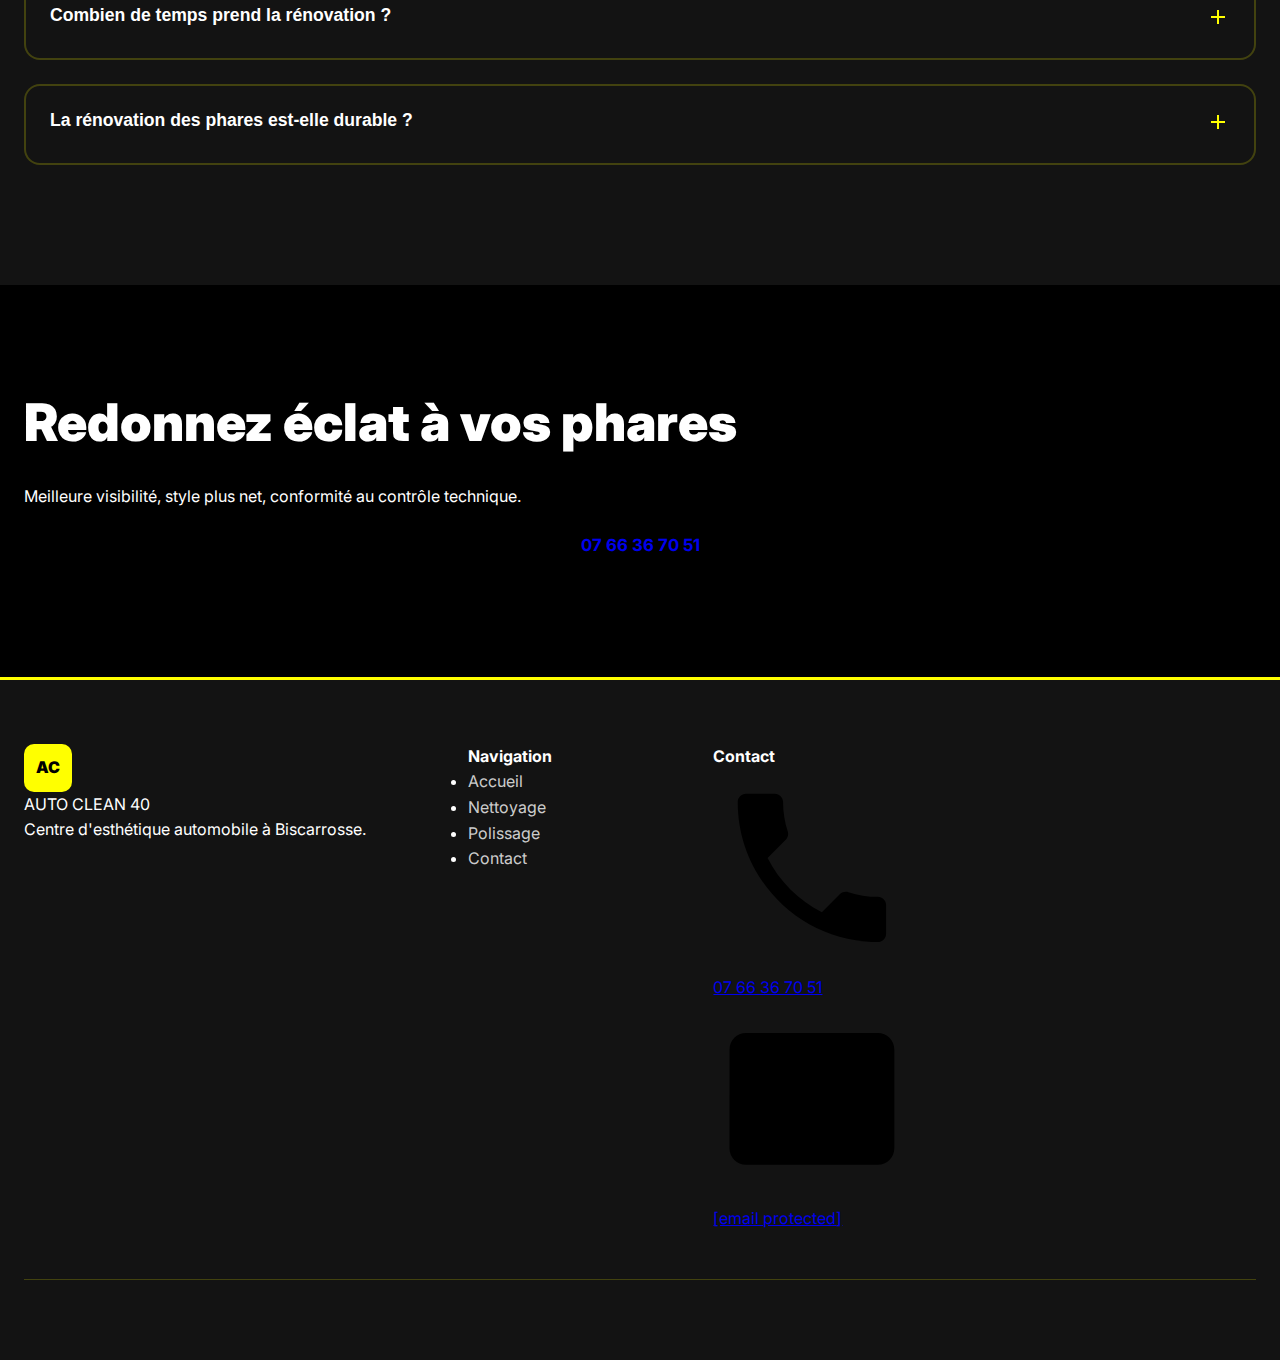
<file: renovation-phares.html>
<!DOCTYPE html>
<html lang="fr">
<head>
    <meta charset="UTF-8">
    <meta name="viewport" content="width=device-width, initial-scale=1.0">
    <meta name="description" content="AUTO CLEAN 40 - Rénovation optique de phares à Biscarrosse. Élimination du jaunissement. 90€ les deux, 50€ l'unité.">
    <title>Rénovation Optique de Phares | AUTO CLEAN 40 Biscarrosse</title>
    <link href="https://fonts.googleapis.com/css2?family=Inter:wght@400;500;600;700;800&display=swap" rel="stylesheet">
    <link rel="stylesheet" href="css/style.css">
</head>
<body>
    <header class="header">
        <div class="header__top"><div class="container header__top-content"><div class="header__info"><div class="header__info-item"><svg viewBox="0 0 24 24"><path d="M12 2C8.13 2 5 5.13 5 9c0 5.25 7 13 7 13s7-7.75 7-13c0-3.87-3.13-7-7-7z"/></svg><span>491 Rue Forestière, 40600 Biscarrosse</span></div><div class="header__info-item"><svg viewBox="0 0 24 24"><path d="M6.62 10.79c1.44 2.83 3.76 5.14 6.59 6.59l2.2-2.2c.27-.27.67-.36 1.02-.24 1.12.37 2.33.57 3.57.57.55 0 1 .45 1 1V20c0 .55-.45 1-1 1-9.39 0-17-7.61-17-17 0-.55.45-1 1-1h3.5c.55 0 1 .45 1 1 0 1.25.2 2.45.57 3.57.11.35.03.74-.25 1.02l-2.2 2.2z"/></svg><a href="tel:+33766367051">07 66 36 70 51</a></div></div></div></div>
        <div class="header__main"><div class="container header__main-content"><a href="index.html" class="logo"><div class="logo__icon">AC</div><div class="logo__text">AUTO CLEAN <span>40</span></div></a><nav class="nav"><ul class="nav__list"><li class="nav__item"><a href="index.html" class="nav__link">Accueil</a></li><li class="nav__item nav__dropdown"><a href="#" class="nav__link nav__link--active">Nos Services</a><ul class="nav__dropdown-menu"><li><a href="polissage.html" class="nav__dropdown-link">★ Polissage Automobile Premium</a></li><li><a href="nettoyage-automobile.html" class="nav__dropdown-link">Nettoyage Automobile</a></li><li><a href="nettoyage-moteur.html" class="nav__dropdown-link">Nettoyage Moteur</a></li><li><a href="renovation-phares.html" class="nav__dropdown-link">Rénovation Optique de Phares</a></li><li><a href="entretien-domestique.html" class="nav__dropdown-link">Entretien Domestique</a></li></ul></li><li class="nav__item"><a href="abonnements.html" class="nav__link">Abonnements</a></li><li class="nav__item"><a href="contact.html" class="nav__link">Contact</a></li></ul><a href="tel:+33766367051" class="btn btn--primary">Contactez-nous</a></nav><button class="nav__toggle" aria-label="Menu"><span></span><span></span><span></span></button></div></div>
    </header>

    <section class="page-header"><div class="page-header__pattern"></div><div class="container page-header__content"><div class="page-header__breadcrumb"><a href="index.html">Accueil</a> <span>/</span> <span>Rénovation Optique de Phares</span></div><h1 class="page-header__title">Rénovation <span class="text-yellow">Optique de Phares</span></h1><p class="page-header__description">Alliez sécurité et esthétisme grâce à notre service de rénovation des optiques de phares.</p></div></section>

    <section class="section">
        <div class="container">
            <div class="pricing__grid" style="max-width: 500px; margin: 0 auto;">
                <div class="pricing-card pricing-card--featured">
                    <h3 class="pricing-card__title">Rénovation Optique de Phares</h3>
                    <p class="pricing-card__subtitle">Les deux phares ou à l'unité</p>
                    <div class="pricing-card__price"><span class="pricing-card__price-amount">90€ <span>/ 50€ l'unité</span></span></div>
                    <div class="pricing-card__features">
                        <div class="pricing-card__feature"><svg viewBox="0 0 24 24"><path d="M9 16.17L4.83 12l-1.42 1.41L9 19 21 7l-1.41-1.41z"/></svg><span>Dégraissage et préparation des optiques</span></div>
                        <div class="pricing-card__feature"><svg viewBox="0 0 24 24"><path d="M9 16.17L4.83 12l-1.42 1.41L9 19 21 7l-1.41-1.41z"/></svg><span>Ponçage multi-grains pour retirer l'oxydation</span></div>
                        <div class="pricing-card__feature"><svg viewBox="0 0 24 24"><path d="M9 16.17L4.83 12l-1.42 1.41L9 19 21 7l-1.41-1.41z"/></svg><span>Élimination du voile terne et jaunissement</span></div>
                        <div class="pricing-card__feature"><svg viewBox="0 0 24 24"><path d="M9 16.17L4.83 12l-1.42 1.41L9 19 21 7l-1.41-1.41z"/></svg><span>Résultat net, brillant, comme neuf</span></div>
                        <div class="pricing-card__feature"><svg viewBox="0 0 24 24"><path d="M9 16.17L4.83 12l-1.42 1.41L9 19 21 7l-1.41-1.41z"/></svg><span>Intervention rapide, sans démontage</span></div>
                        <div class="pricing-card__feature"><svg viewBox="0 0 24 24"><path d="M9 16.17L4.83 12l-1.42 1.41L9 19 21 7l-1.41-1.41z"/></svg><span>Conformité assurée contrôle technique</span></div>
                    </div>
                    <p class="pricing-card__note">Durée : 30 min à 1h par véhicule</p>
                    <a href="tel:+33766367051" class="btn btn--primary" style="width:100%">Réserver</a>
                </div>
            </div>
        </div>
    </section>

    <section class="section section--dark">
        <div class="container">
            <div class="text-center" style="margin-bottom: 3rem;"><span class="about__subtitle">Questions Fréquentes</span><h2>Vous avez une<br><span class="text-yellow">question ?</span></h2></div>
            <div class="faq__grid">
                <div class="faq-item"><button class="faq-item__question">En quoi consiste la rénovation optique de phare ?<span class="faq-item__icon"><svg viewBox="0 0 24 24"><path d="M19 13h-6v6h-2v-6H5v-2h6V5h2v6h6v2z"/></svg></span></button><div class="faq-item__answer"><div class="faq-item__answer-content">La rénovation optique de phare consiste à restaurer la transparence des phares ternis, jaunis ou opaques afin d'améliorer leur efficacité lumineuse et l'esthétique du véhicule. Elle est particulièrement utile lorsque les phares deviennent troubles à cause des agressions extérieures (UV, intempéries, pollution).</div></div></div>
                <div class="faq-item"><button class="faq-item__question">Combien de temps prend la rénovation ?<span class="faq-item__icon"><svg viewBox="0 0 24 24"><path d="M19 13h-6v6h-2v-6H5v-2h6V5h2v6h6v2z"/></svg></span></button><div class="faq-item__answer"><div class="faq-item__answer-content">La rénovation optique de phares prend généralement entre 30 minutes et 1 heure par véhicule, selon l'état d'usure des phares.</div></div></div>
                <div class="faq-item"><button class="faq-item__question">La rénovation des phares est-elle durable ?<span class="faq-item__icon"><svg viewBox="0 0 24 24"><path d="M19 13h-6v6h-2v-6H5v-2h6V5h2v6h6v2z"/></svg></span></button><div class="faq-item__answer"><div class="faq-item__answer-content">Oui, nous utilisons des techniques professionnelles et des produits haut de gamme afin de garantir une finition durable et résistante dans le temps.</div></div></div>
            </div>
        </div>
    </section>

    <section class="cta"><div class="cta__pattern"></div><div class="container cta__content"><div class="cta__text"><h2 class="cta__title">Redonnez éclat à vos phares</h2><p class="cta__description">Meilleure visibilité, style plus net, conformité au contrôle technique.</p></div><div class="cta__buttons"><a href="tel:+33766367051" class="btn btn--dark btn--large">07 66 36 70 51</a></div></div></section>

    <footer class="footer"><div class="container"><div class="footer__main"><div class="footer__brand"><div class="footer__logo"><div class="footer__logo-icon">AC</div><div class="footer__logo-text">AUTO CLEAN <span>40</span></div></div><p class="footer__description">Centre d'esthétique automobile à Biscarrosse.</p></div><div class="footer__column"><h4 class="footer__title">Navigation</h4><ul class="footer__links"><li><a href="index.html">Accueil</a></li><li><a href="nettoyage-automobile.html">Nettoyage</a></li><li><a href="polissage.html">Polissage</a></li><li><a href="contact.html">Contact</a></li></ul></div><div class="footer__column"><h4 class="footer__title">Contact</h4><div class="footer__contact-item"><svg viewBox="0 0 24 24"><path d="M6.62 10.79c1.44 2.83 3.76 5.14 6.59 6.59l2.2-2.2c.27-.27.67-.36 1.02-.24 1.12.37 2.33.57 3.57.57.55 0 1 .45 1 1V20c0 .55-.45 1-1 1-9.39 0-17-7.61-17-17 0-.55.45-1 1-1h3.5c.55 0 1 .45 1 1 0 1.25.2 2.45.57 3.57.11.35.03.74-.25 1.02l-2.2 2.2z"/></svg><a href="tel:+33766367051">07 66 36 70 51</a></div><div class="footer__contact-item"><svg viewBox="0 0 24 24"><path d="M20 4H4c-1.1 0-1.99.9-1.99 2L2 18c0 1.1.9 2 2 2h16c1.1 0 2-.9 2-2V6c0-1.1-.9-2-2-2z"/></svg><a href="/cdn-cgi/l/email-protection#c9a8bcbda6aaa5aca8a7fdf9fff9f989aea4a8a0a5e7aaa6a4"><span class="__cf_email__" data-cfemail="7a1b0f0e1519161f1b144e4a4c4a4a3a1d171b131654191517">[email&#160;protected]</span></a></div></div></div><div class="footer__bottom"><p class="f
</file>
<file: css/style.css>
/* AUTO CLEAN 40 - Palette: #FFFF00 #131313 #000000 */
:root {
    --primary: #FFFF00;
    --dark: #000000;
    --dark-light: #131313;
    --white: #FFFFFF;
}

* { margin: 0; padding: 0; box-sizing: border-box; }
html { scroll-behavior: smooth; }
body { font-family: 'Inter', sans-serif; background: var(--dark); color: var(--white); line-height: 1.6; overflow-x: hidden; }
.container { max-width: 1280px; margin: 0 auto; padding: 0 1.5rem; }

/* MARQUEE */
.info-marquee { background: var(--dark-light); padding: 1rem 0; overflow: hidden; border-bottom: 2px solid var(--primary); }
.marquee-content { display: flex; animation: marquee 40s linear infinite; white-space: nowrap; }
.marquee-item { display: inline-flex; align-items: center; padding: 0 3rem; color: var(--white); font-size: 0.95rem; font-weight: 500; }
.marquee-item svg { width: 18px; height: 18px; margin-right: 0.75rem; fill: var(--primary); }
@keyframes marquee { 0% { transform: translateX(0); } 100% { transform: translateX(-50%); } }

/* HEADER */
.header { position: fixed; top: 0; left: 0; right: 0; z-index: 1000; background: rgba(0,0,0,0.95); border-bottom: 2px solid var(--primary); }
.header__top { background: var(--dark-light); border-bottom: 1px solid rgba(255,255,0,0.1); padding: 0.75rem 0; }
.header__top-content { display: flex; justify-content: space-between; align-items: center; flex-wrap: wrap; gap: 1rem; }
.header__info { display: flex; gap: 2rem; flex-wrap: wrap; }
.header__info-item { display: flex; align-items: center; gap: 0.5rem; font-size: 0.85rem; color: rgba(255,255,255,0.9); }
.header__info-item svg { width: 16px; height: 16px; fill: var(--primary); }
.header__info-item a { color: inherit; text-decoration: none; transition: color 0.3s; }
.header__info-item a:hover { color: var(--primary); }
.header__social { display: flex; gap: 0.75rem; }
.header__social a { display: flex; align-items: center; justify-content: center; width: 36px; height: 36px; border-radius: 8px; background: var(--dark); border: 1px solid var(--primary); transition: all 0.3s; }
.header__social a:hover { background: var(--primary); transform: translateY(-3px); }
.header__social a:hover svg { fill: var(--dark); }
.header__social svg { width: 18px; height: 18px; fill: var(--primary); transition: fill 0.3s; }
.header__main { padding: 1rem 0; }
.header__main-content { display: flex; justify-content: space-between; align-items: center; gap: 2rem; }

/* LOGO */
.logo { display: flex; align-items: center; gap: 0.75rem; text-decoration: none; transition: transform 0.3s; }
.logo:hover { transform: scale(1.05); }
.logo__icon { width: 55px; height: 55px; background: var(--primary); border-radius: 12px; display: flex; align-items: center; justify-content: center; font-weight: 900; font-size: 1.5rem; color: var(--dark); box-shadow: 0 4px 20px rgba(255,255,0,0.5); }
.logo__text { font-weight: 800; font-size: 1.35rem; color: var(--white); }
.logo__text span { color: var(--primary); }

/* NAV */
.nav { display: flex; align-items: center; gap: 2rem; }
.nav__list { display: flex; list-style: none; gap: 0.5rem; }
.nav__link { display: block; padding: 0.75rem 1.25rem; color: rgba(255,255,255,0.9); text-decoration: none; font-weight: 600; font-size: 0.95rem; border-radius: 10px; transition: all 0.3s; }
.nav__link:hover, .nav__link--active { color: var(--primary); background: rgba(255,255,0,0.1); }
.nav__dropdown:hover .nav__dropdown-menu { opacity: 1; visibility: visible; transform: translateY(0); }
.nav__dropdown-menu { position: absolute; top: 100%; left: 0; min-width: 280px; background: var(--dark-light); border: 2px solid var(--primary); border-radius: 12px; padding: 0.75rem; margin-top: 0.5rem; opacity: 0; visibility: hidden; transform: translateY(-10px); transition: all 0.3s; }
.nav__dropdown-link { display: block; padding: 0.875rem 1.25rem; color: rgba(255,255,255,0.9); text-decoration: none; border-radius: 8px; transition: all 0.3s; font-size: 0.95rem; }
.nav__dropdown-link:hover { background: rgba(255,255,0,0.15); color: var(--primary); transform: translateX(5px); }
.nav__toggle { display: none; flex-direction: column; gap: 5px; background: none; border: none; cursor: pointer; padding: 0.5rem; }
.nav__toggle span { display: block; width: 28px; height: 3px; background: var(--primary); border-radius: 3px; }

/* BUTTONS */
.btn { display: inline-flex; align-items: center; justify-content: center; gap: 0.5rem; padding: 1rem 2rem; border-radius: 12px; font-weight: 700; font-size: 0.95rem; text-decoration: none; border: 2px solid transparent; cursor: pointer; transition: all 0.3s; }
.btn--primary { background: var(--primary); color: var(--dark); border-color: var(--primary); box-shadow: 0 4px 15px rgba(255,255,0,0.3); }
.btn--primary:hover { transform: translateY(-3px); box-shadow: 0 6px 25px rgba(255,255,0,0.5); }
.btn--outline { background: transparent; border-color: var(--primary); color: var(--primary); }
.btn--outline:hover { background: var(--primary); color: var(--dark); transform: translateY(-3px); }
.btn--large { padding: 1.25rem 2.5rem; font-size: 1.05rem; }
.btn svg { width: 20px; height: 20px; }

/* HERO */
.hero { position: relative; min-height: 100vh; display: flex; align-items: center; padding-top: 160px; padding-bottom: 4rem; overflow: hidden; background: var(--dark); }
.hero__bg-pattern { position: absolute; top: 0; left: 0; right: 0; bottom: 0; background: radial-gradient(circle at 20% 20%, rgba(255,255,0,0.15) 0%, transparent 50%), radial-gradient(circle at 80% 80%, rgba(255,255,0,0.1) 0%, transparent 50%); z-index: 0; }
.hero__grid { position: absolute; top: 0; left: 0; right: 0; bottom: 0; background-image: linear-gradient(rgba(255,255,0,0.05) 1px, transparent 1px), linear-gradient(90deg, rgba(255,255,0,0.05) 1px, transparent 1px); background-size: 50px 50px; z-index: 0; }
.hero__content { position: relative; z-index: 1; display: grid; grid-template-columns: 1fr 1fr; gap: 4rem; align-items: center; }
.hero__badge { display: inline-flex; align-items: center; gap: 0.5rem; padding: 0.65rem 1.25rem; background: rgba(255,255,0,0.1); border: 2px solid var(--primary); border-radius: 50px; color: var(--primary); font-size: 0.9rem; font-weight: 700; margin-bottom: 1.5rem; }
.hero__title { font-size: 3.75rem; font-weight: 900; line-height: 1.1; margin-bottom: 1.5rem; color: var(--white); }
.hero__title span { display: block; color: var(--primary); text-shadow: 0 0 30px rgba(255,255,0,0.5); }
.hero__description { font-size: 1.15rem; color: rgba(255,255,255,0.85); margin-bottom: 2.5rem; line-height: 1.8; }
.hero__buttons { display: flex; gap: 1.25rem; margin-bottom: 3rem; flex-wrap: wrap; }
.hero__stats { display: flex; gap: 3rem; flex-wrap: wrap; }
.hero__stat-number { font-size: 2.75rem; font-weight: 900; color: var(--primary); line-height: 1; margin-bottom: 0.5rem; text-shadow: 0 0 20px rgba(255,255,0,0.4); }
.hero__stat-label { font-size: 0.95rem; color: rgba(255,255,255,0.8); }
.hero__image-container { border-radius: 24px; overflow: hidden; background: var(--dark-light); border: 2px solid var(--primary); padding: 2rem; box-shadow: 0 20px 60px rgba(255,255,0,0.2); }
.hero__floating-card { position: absolute; background: rgba(19,19,19,0.95); border: 2px solid var(--primary); border-radius: 16px; padding: 1.5rem; display: flex; align-items: center; gap: 1rem; animation: float 3s ease-in-out infinite; }
.hero__floating-card--1 { top: 10%; right: -10%; }
.hero__floating-card--2 { bottom: 15%; left: -10%; animation-delay: 1.5s; }
.hero__floating-icon { width: 50px; height: 50px; background: var(--primary); border-radius: 12px; display: flex; align-items: center; justify-content: center; }
.hero__floating-icon svg { width: 24px; height: 24px; fill: var(--dark); }
@keyframes float { 0%, 100% { transform: translateY(0); } 50% { transform: translateY(-20px); } }

/* SECTIONS */
.section { padding: 6rem 0; }
.section--dark { background: var(--dark-light); }
.section__header { text-align: center; max-width: 800px; margin: 0 auto 4rem; }
.section__badge { display: inline-flex; align-items: center; gap: 0.5rem; padding: 0.65rem 1.25rem; background: rgba(255,255,0,0.1); border: 2px solid var(--primary); border-radius: 50px; color: var(--primary); font-size: 0.9rem; font-weight: 700; margin-bottom: 1.25rem; }
.section__title { font-size: 3rem; font-weight: 900; margin-bottom: 1.25rem; color: var(--white); }
.section__description { font-size: 1.15rem; color: rgba(255,255,255,0.8); line-height: 1.8; }
.text-yellow { color: var(--primary); }

/* CARDS UNIFORMES */
.services-grid, .pricing__grid { display: grid; grid-template-columns: repeat(auto-fit, minmax(320px, 1fr)); gap: 2rem; }
.service-card, .pricing-card { background: var(--dark-light); border: 2px solid rgba(255,255,0,0.2); border-radius: 20px; padding: 2.5rem; transition: all 0.4s; display: flex; flex-direction: column; height: 100%; min-height: 480px; }
.service-card:hover, .pricing-card:hover { transform: translateY(-10px); border-color: var(--primary); box-shadow: 0 20px 40px rgba(255,255,0,0.3); }
.service-card__icon { width: 70px; height: 70px; background: var(--primary); border-radius: 16px; display: flex; align-items: center; justify-content: center; margin-bottom: 1.5rem; }
.service-card__icon svg { width: 35px; height: 35px; fill: var(--dark); }
.service-card__title, .pricing-card__title { font-size: 1.5rem; font-weight: 800; margin-bottom: 1rem; color: var(--white); }
.service-card__description { color: rgba(255,255,255,0.8); line-height: 1.7; margin-bottom: 1.5rem; flex-grow: 1; }
.service-card__price, .pricing-card__price-amount { font-size: 2rem; font-weight: 900; color: var(--primary); display: block; }
.service-card--featured, .pricing-card--featured { border: 3px solid var(--primary); background: rgba(255,255,0,0.05); }
.service-card--featured::after { content: '★ PREMIUM ★'; position: absolute; top: 25px; right: -40px; background: var(--primary); color: var(--dark); padding: 0.5rem 3rem; font-size: 0.75rem; font-weight: 900; transform: rotate(45deg); }
.pricing-card__features { margin-bottom: auto; padding-bottom: 2rem; }
.pricing-card__feature { display: flex; gap: 0.75rem; margin-bottom: 1rem; color: rgba(255,255,255,0.9); }
.pricing-card__feature svg { width: 20px; height: 20px; fill: var(--primary); }

/* REVIEWS */
.reviews-grid { display: grid; grid-template-columns: repeat(auto-fit, minmax(320px, 1fr)); gap: 2rem; }
.review-card { background: var(--dark); border: 2px solid rgba(255,255,0,0.2); border-radius: 20px; padding: 2rem; min-height: 320px; display: flex; flex-direction: column; }
.review-card:hover { border-color: var(--primary); box-shadow: 0 15px 40px rgba(255,255,0,0.25); }
.review-card__avatar { width: 55px; height: 55px; border-radius: 50%; background: var(--primary); display: flex; align-items: center; justify-content: center; font-weight: 800; color: var(--dark); font-size: 1.35rem; }
.review-card__stars svg { width: 18px; height: 18px; fill: var(--primary); }
.review-card__text { color: rgba(255,255,255,0.85); line-height: 1.75; flex-grow: 1; }

/* CTA */
.cta { padding: 6rem 0; background: var(--dark); }
.cta__title { font-size: 3.25rem; font-weight: 900; margin-bottom: 1.25rem; }
.cta__title span { color: var(--primary); }
.cta__buttons { display: flex; gap: 1.5rem; justify-content: center; flex-wrap: wrap; }

/* PAGE HEADER */
.page-header { padding: 180px 0 80px; text-align: center; background: var(--dark); }
.page-header__title { font-size: 3.75rem; font-weight: 900; margin-bottom: 1.25rem; }
.page-header__breadcrumb { display: flex; align-items: center; justify-content: center; gap: 0.5rem; margin-bottom: 1.5rem; color: rgba(255,255,255,0.7); }
.page-header__breadcrumb a { color: var(--primary); text-decoration: none; }

/* FAQ */
.faq-item { background: var(--dark-light); border: 2px solid rgba(255,255,0,0.2); border-radius: 16px; margin-bottom: 1.5rem; }
.faq-item.active { border-color: var(--primary); }
.faq-item__question { width: 100%; display: flex; justify-content: space-between; padding: 1.5rem; background: none; border: none; color: var(--white); font-size: 1.1rem; font-weight: 700; cursor: pointer; text-align: left; }
.faq-item__icon svg { width: 24px; height: 24px; fill: var(--primary); }
.faq-item.active .faq-item__icon { transform: rotate(45deg); }
.faq-item__answer { max-height: 0; overflow: hidden; transition: max-height 0.3s; }
.faq-item.active .faq-item__answer { max-height: 500px; }
.faq-item__answer-content { padding: 0 1.5rem 1.5rem; color: rgba(255,255,255,0.8); }

/* CONTACT */
.contact__grid { display: grid; grid-template-columns: 1fr 1.5fr; gap: 4rem; }
.contact__info, .contact__form { background: var(--dark-light); border: 2px solid rgba(255,255,0,0.2); border-radius: 20px; padding: 2.5rem; }
.contact__info { border-color: var(--primary); }
.contact__info-icon { width: 50px; height: 50px; background: var(--primary); border-radius: 12px; display: flex; align-items: center; justify-content: center; }
.contact__info-icon svg { width: 24px; height: 24px; fill: var(--dark); }
.form__input, .form__select, .form__textarea { width: 100%; padding: 1rem 1.25rem; background: var(--dark); border: 2px solid rgba(255,255,0,0.2); border-radius: 12px; color: var(--white); font-family: inherit; }
.form__input:focus, .form__select:focus, .form__textarea:focus { border-color: var(--primary); outline: none; }
.form__textarea { min-height: 160px; }

/* DEVIS */
.devis-builder { background: var(--dark-light); border: 2px solid var(--primary); border-radius: 20px; padding: 3rem; }
.devis-option { background: var(--dark); border: 2px solid rgba(255,255,0,0.2); border-radius: 16px; padding: 1.75rem; cursor: pointer; min-height: 240px; display: flex; flex-direction: column; }
.devis-option.selected { border-color: var(--primary); background: rgba(255,255,0,0.05); }
.devis-summary { background: rgba(255,255,0,0.05); border: 3px solid var(--primary); border-radius: 20px; padding: 2.5rem; margin-top: 3rem; }

/* FOOTER */
.footer { background: var(--dark-light); border-top: 3px solid var(--primary); padding: 4rem 0 2rem; }
.footer__main { display: grid; grid-template-columns: 2fr 1fr 1fr 1.5fr; gap: 3rem; margin-bottom: 3rem; padding-bottom: 3rem; border-bottom: 1px solid rgba(255,255,0,0.2); }
.footer__logo-icon { width: 48px; height: 48px; background: var(--primary); border-radius: 10px; display: flex; align-items: center; justify-content: center; font-weight: 900; color: var(--dark); }
.footer__links a { color: rgba(255,255,255,0.8); text-decoration: none; transition: all 0.3s; }
.footer__links a:hover { color: var(--primary); transform: translateX(5px); }

/* RESPONSIVE */
@media (max-width: 1024px) {
    .hero__content { grid-template-columns: 1fr; }
    .footer__main { grid-template-columns: repeat(2, 1fr); }
    .contact__grid { grid-template-columns: 1fr; }
}

@media (max-width: 768px) {
    .nav { display: none; }
    .nav__toggle { display: flex; }
    .hero { padding-top: 140px; }
    .hero__title { font-size: 2.5rem; }
    .section__title { font-size: 2.25rem; }
    .page-header__title { font-size: 2.5rem; }
    .footer__main { grid-template-columns: 1fr; }
    .services-grid, .pricing__grid, .reviews-grid { grid-template-columns: 1fr; }
    .btn { width: 100%; }
    .hero__floating-card { display: none; }
}

@media (max-width: 480px) {
    .hero__title { font-size: 2rem; }
    .section__title { font-size: 2rem; }
    .logo__icon { width: 45px; height: 45px; }
}
</file>
